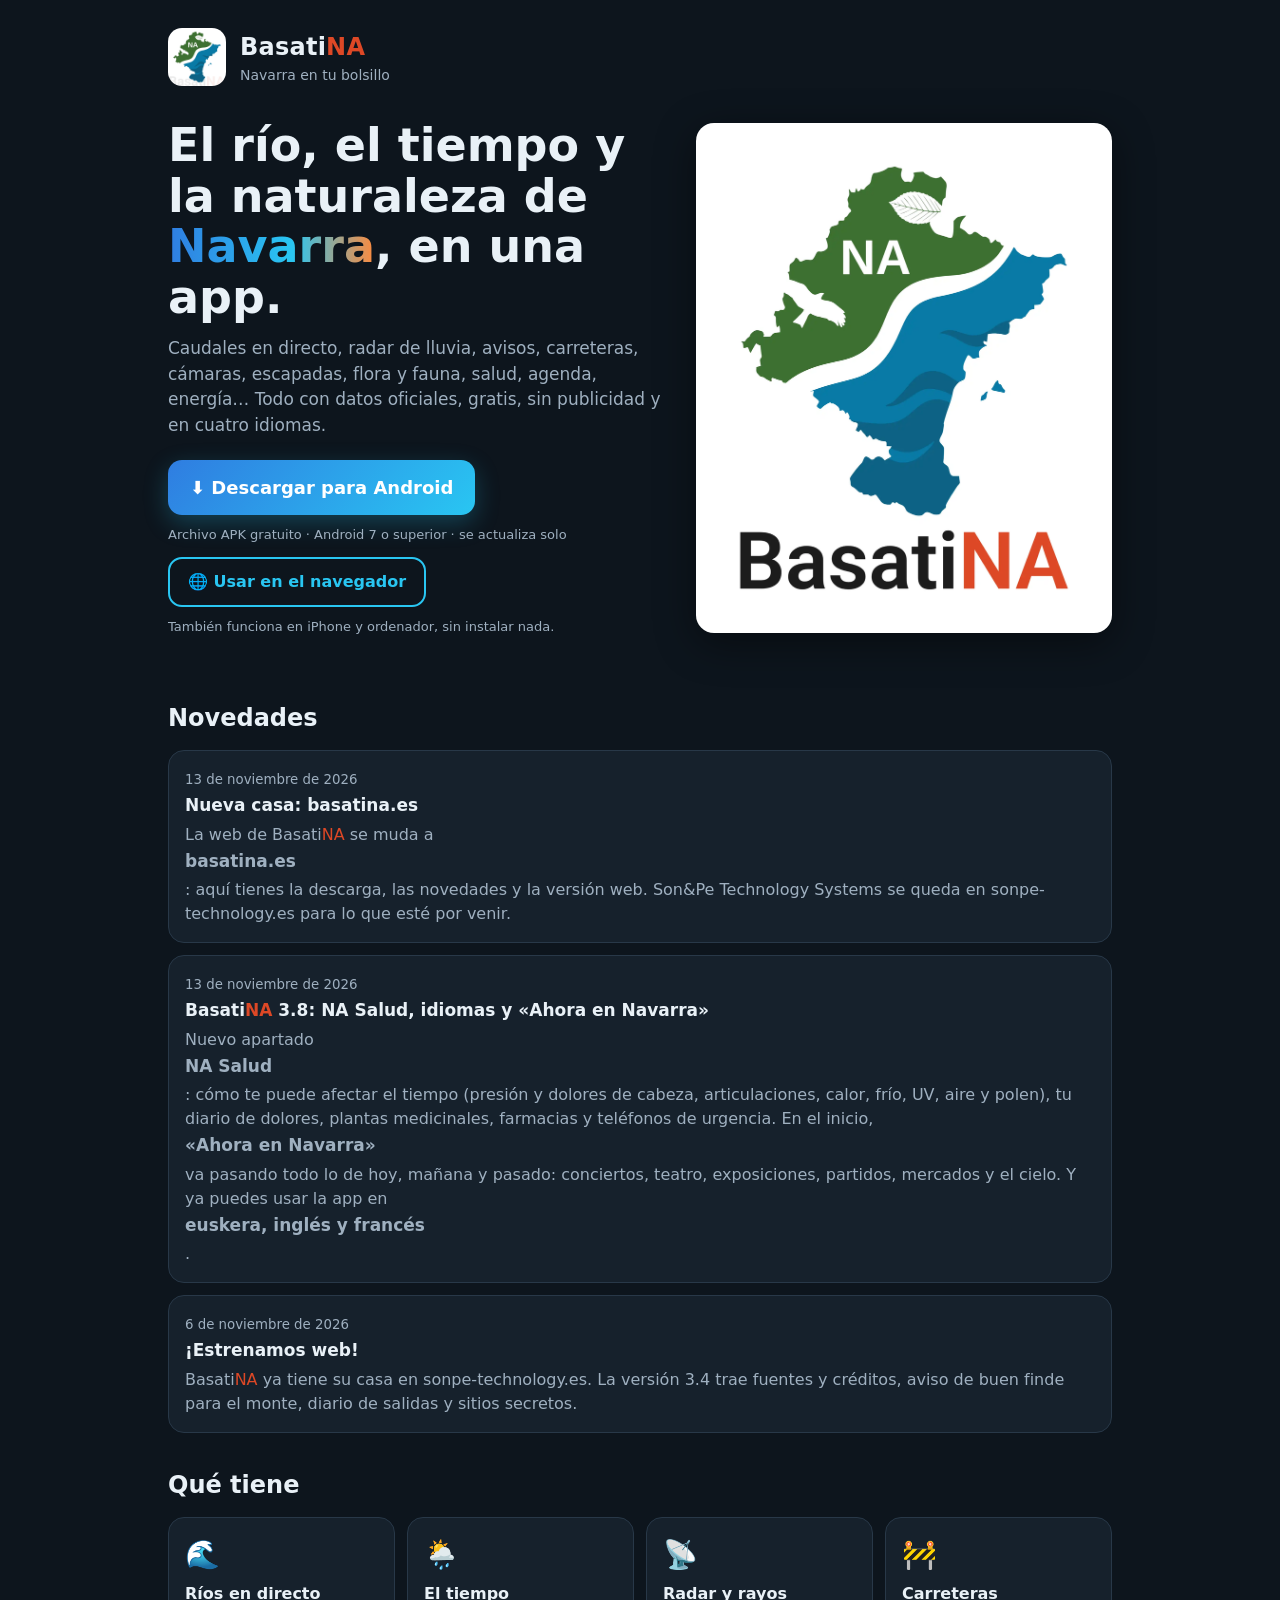
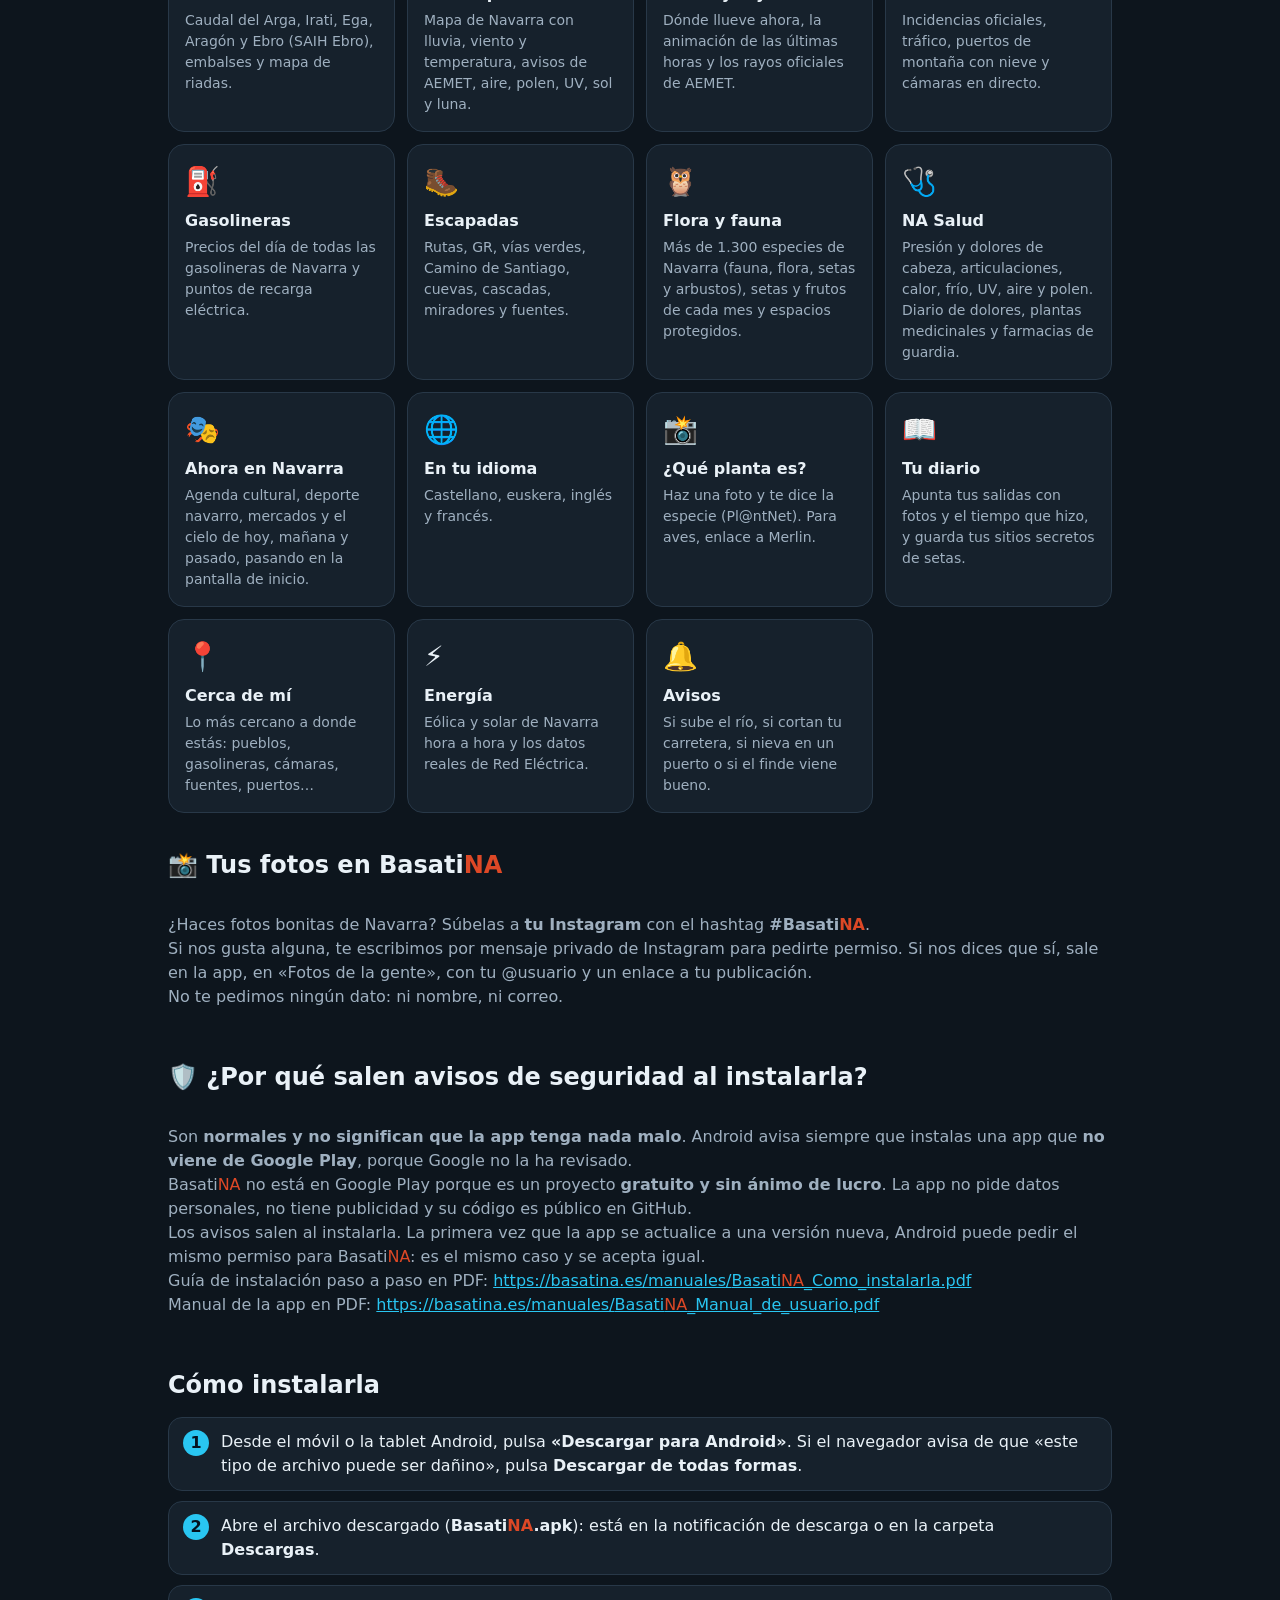
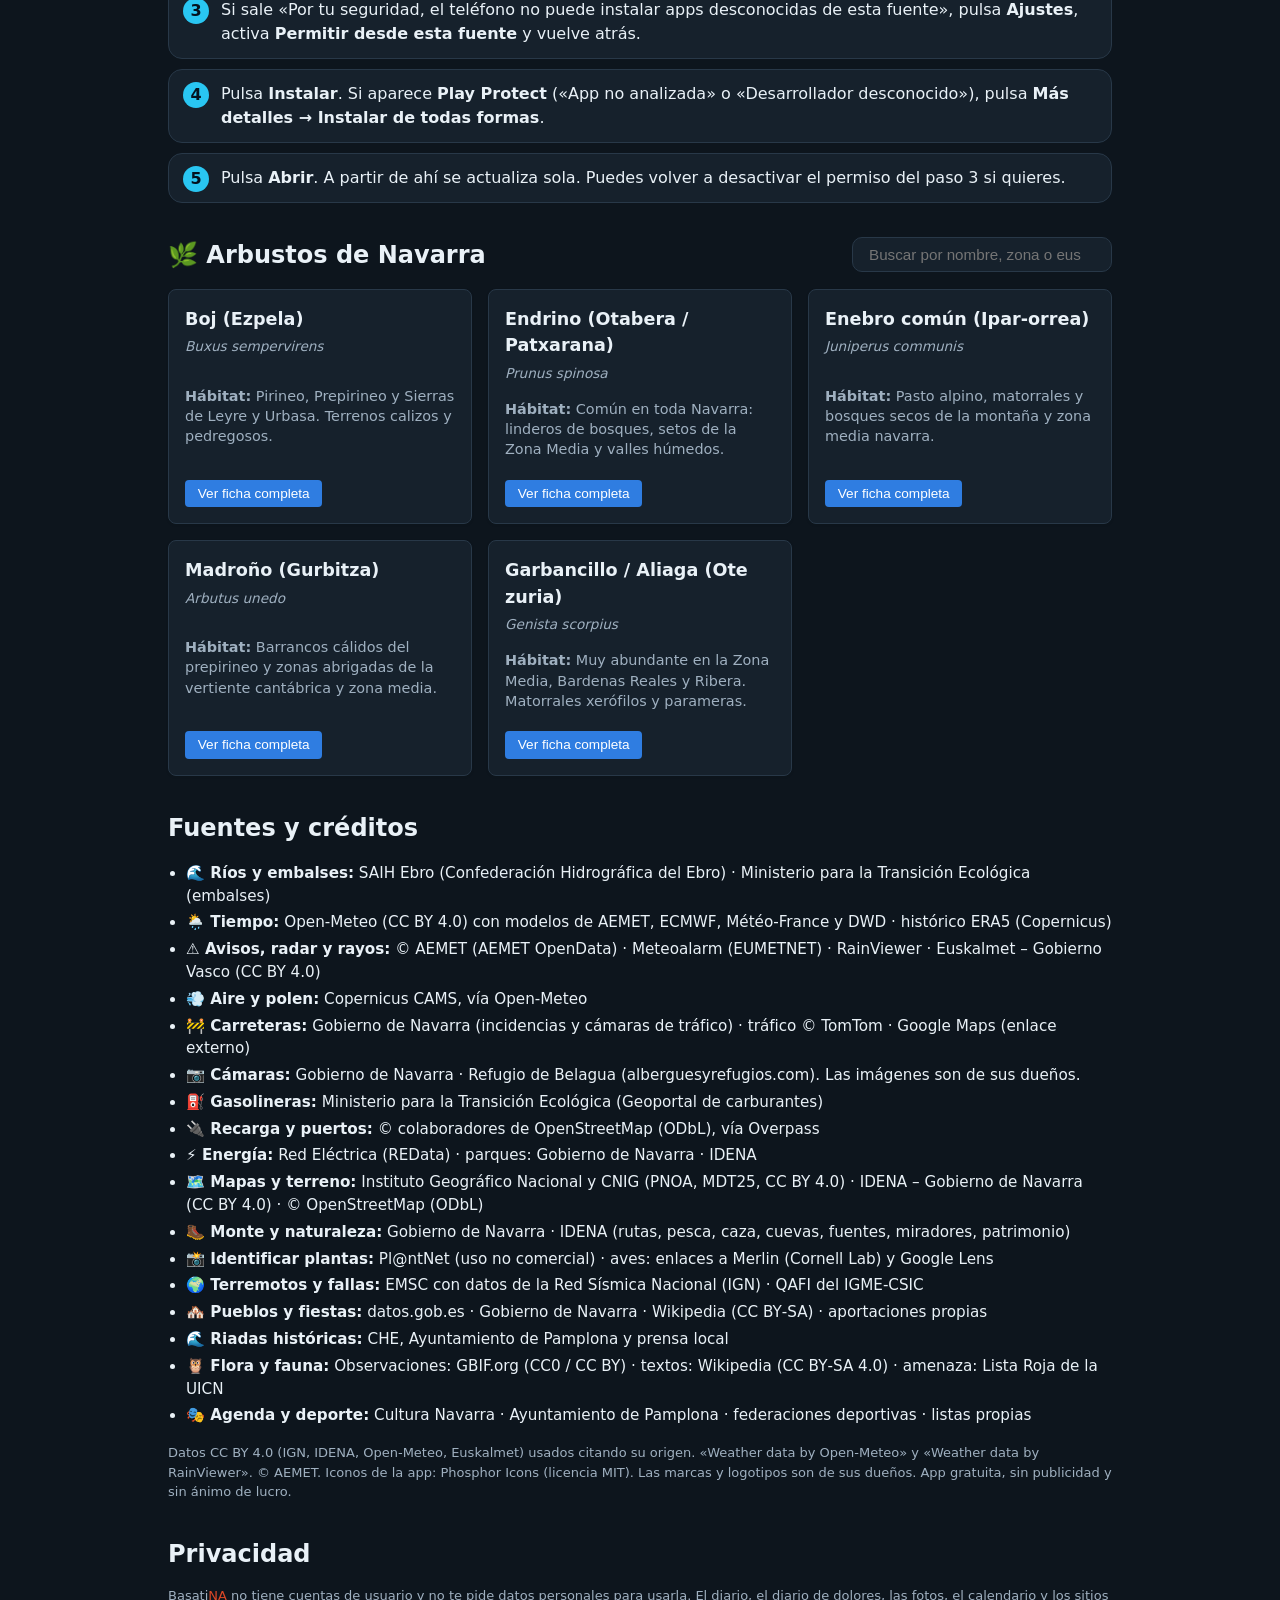
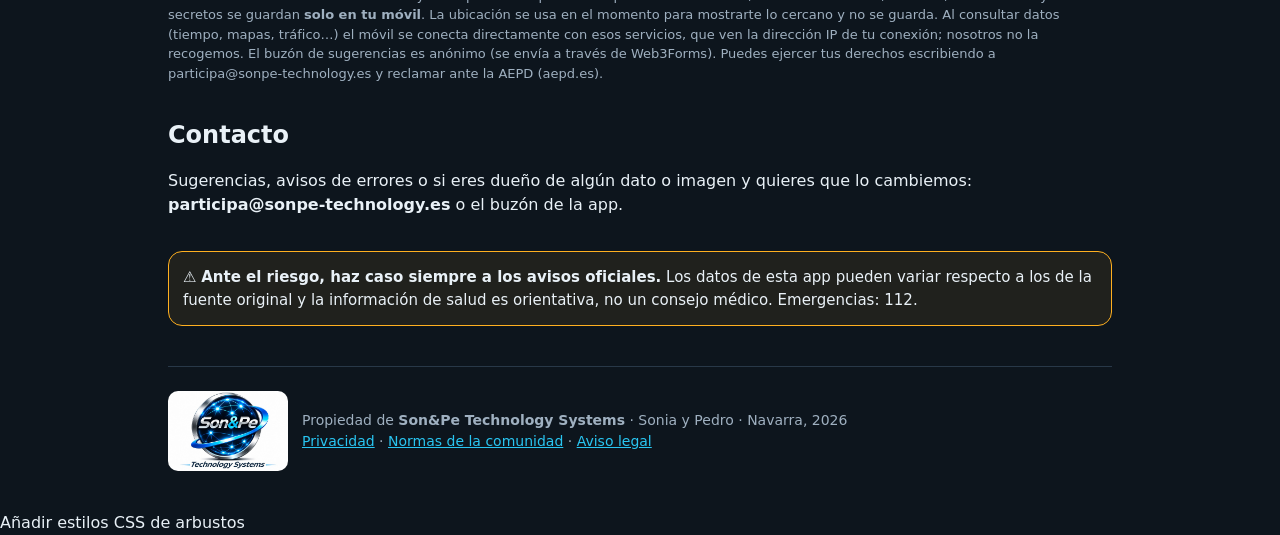
<file: docs/index.html>
<!DOCTYPE html>
<html lang="es">
<head>
<meta charset="utf-8">
<meta name="viewport" content="width=device-width,initial-scale=1">
<title>BasatiNA · El río, el tiempo y la naturaleza de Navarra</title>
<meta name="description" content="App gratuita para Android: ríos y riadas en directo, el tiempo, radar, carreteras, cámaras, monte, setas, fauna y mucho más de Navarra.">
<link rel="icon" href="img/icono-basatina.png">
<style>
:root{--bg:#0d151d;--panel:#16212c;--line:#283848;--txt:#e9f1f7;--mut:#9fb0c0;--acc:#29c6f2;--acc2:#ff8a3d;--acc3:#2f7de1}

*{box-sizing:border-box}
body{margin:0;font-family:system-ui,-apple-system,Segoe UI,Roboto,sans-serif;background:var(--bg);color:var(--txt);line-height:1.5}
a{color:var(--acc)}
.wrap{max-width:980px;margin:0 auto;padding:0 18px}
header{padding:28px 0 8px;display:flex;align-items:center;gap:14px}
header img{width:58px;height:58px;border-radius:14px}
header b{font-size:24px;letter-spacing:.01em}
header span{display:block;color:var(--mut);font-size:14px}
.hero{padding:26px 0 30px;display:grid;grid-template-columns:1.2fr 1fr;gap:28px;align-items:center}
.hero h1{font-size:clamp(28px,5vw,46px);line-height:1.1;margin:0 0 14px}
.hero h1 em{font-style:normal;background:linear-gradient(90deg,var(--acc3),var(--acc) 60%,var(--acc2));-webkit-background-clip:text;background-clip:text;color:transparent}
.hero p{color:var(--mut);font-size:17px;margin:0 0 22px}
.dl{display:inline-flex;align-items:center;gap:10px;background:linear-gradient(135deg,var(--acc3),var(--acc));color:#fff;text-decoration:none;font-weight:700;font-size:18px;padding:14px 22px;border-radius:14px;box-shadow:0 8px 24px rgba(41,198,242,.25)}
.dl.alt{background:transparent;border:2px solid var(--acc);box-shadow:none;color:var(--acc);font-size:16px;padding:11px 18px}
.small{color:var(--mut);font-size:13px;margin-top:10px}
.hero .logo{width:100%;max-width:420px;justify-self:center;background:#fff;padding:18px;border-radius:18px;box-shadow:0 10px 40px rgba(0,0,0,.45)}
h2{font-size:24px;margin:34px 0 14px}
.grid{display:grid;grid-template-columns:repeat(auto-fill,minmax(210px,1fr));gap:12px}
.f{background:var(--panel);border:1px solid var(--line);border-radius:16px;padding:16px}
.f i{font-style:normal;font-size:28px;display:block;margin-bottom:6px}
.f b{display:block;margin-bottom:4px}
.f p{margin:0;color:var(--mut);font-size:14px}
.steps{counter-reset:s;display:grid;gap:10px}
.steps div{background:var(--panel);border:1px solid var(--line);border-radius:14px;padding:12px 14px 12px 52px;position:relative}
.steps div:before{counter-increment:s;content:counter(s);position:absolute;left:14px;top:12px;width:26px;height:26px;border-radius:50%;background:var(--acc);color:#04121f;font-weight:800;display:flex;align-items:center;justify-content:center}
.aviso{margin:34px 0 0;border:1px solid #ffb020;background:rgba(255,176,32,.08);border-radius:14px;padding:14px;font-size:15px}
footer{margin:40px 0 0;padding:24px 0 40px;border-top:1px solid var(--line);color:var(--mut);font-size:14px;display:flex;gap:14px;align-items:center;flex-wrap:wrap}
footer img{width:120px;border-radius:10px}
@media(max-width:760px){.hero{grid-template-columns:1fr}.hero .logo{order:-1}}
.cred{padding-left:18px;line-height:1.5}.cred li{margin:4px 0;font-size:.95em}
.news{display:grid;gap:12px}
.n{background:var(--panel);border:1px solid var(--line);border-radius:16px;padding:16px;display:grid;grid-template-columns:1fr;gap:12px}
.n.ft{grid-template-columns:160px 1fr}.n img{width:100%;border-radius:12px;object-fit:cover;max-height:160px}
.n small{color:var(--mut)}.n b{display:block;font-size:17px;margin:2px 0 4px}.n p{margin:0;color:var(--mut)}
.ap{display:grid;grid-template-columns:1fr;gap:18px;align-items:center;margin-bottom:10px}.ap.ft{grid-template-columns:1fr 1fr}.ap img{width:100%;border-radius:16px}.ap p{color:var(--mut)}
#prev{position:fixed;top:0;left:0;right:0;background:#ff8a3d;color:#000;text-align:center;font-weight:700;padding:6px;z-index:9}
@media(max-width:760px){.n.ft,.ap.ft{grid-template-columns:1fr}}
</style>
  <!-- Estilos para el catálogo de Arbustos de Navarra -->
  <style>
    .grid-arbustos {
      display: grid;
      grid-template-columns: repeat(auto-fill, minmax(250px, 1fr));
      gap: 1rem;
      margin-top: 1rem;
    }
    .tarjeta-arbusto {
      background: var(--panel);
      border: 1px solid var(--line);
      border-radius: 8px;
      padding: 1rem;
      cursor: pointer;
      box-shadow: 0 1px 3px rgba(0,0,0,0.08);
      transition: transform 0.15s ease, box-shadow 0.15s ease;
      display: flex;
      flex-direction: column;
      justify-content: space-between;
    }
    .tarjeta-arbusto:hover {
      transform: translateY(-2px);
      box-shadow: 0 4px 6px rgba(0,0,0,0.12);
    }
    .tarjeta-cabecera h3 {
      margin: 0 0 0.25rem 0;
      font-size: 1.1rem;
      color: var(--txt);
    }
    .tarjeta-arbusto .nombre-cientifico {
      font-style: italic;
      color: var(--mut);
      font-size: 0.85rem;
      display: block;
      margin-bottom: 0.5rem;
    }
    .habitat-resumen {
      font-size: 0.9rem;
      color: var(--mut);
      line-height: 1.4;
      margin: 0.5rem 0;
    }
    .btn-ver-ficha {
      margin-top: 0.75rem;
      background: var(--acc3);
      color: #ffffff;
      border: none;
      padding: 0.4rem 0.8rem;
      border-radius: 4px;
      font-size: 0.85rem;
      cursor: pointer;
      align-self: flex-start;
    }

    /* Modal emergente */
    .modal-dialog {
      display: none;
      position: fixed;
      inset: 0;
      background: rgba(0, 0, 0, 0.65);
      z-index: 10000;
      align-items: center;
      justify-content: center;
      padding: 1rem;
    }
    .modal-dialog.activo {
      display: flex;
    }
    .modal-contenido {
      background: var(--panel);
      color: var(--txt);
      border: 1px solid var(--line);
      border-radius: 8px;
      max-width: 520px;
      width: 100%;
      padding: 1.5rem;
      position: relative;
      max-height: 85vh;
      overflow-y: auto;
      box-shadow: 0 10px 25px rgba(0,0,0,0.2);
    }
    .modal-contenido h2 {
      margin-top: 0;
      color: var(--txt);
      font-size: 1.3rem;
    }
    .modal-contenido small {
      font-style: italic;
      color: var(--mut);
      font-size: 0.9rem;
    }
    .modal-contenido p {
      font-size: 0.95rem;
      color: var(--mut);
      line-height: 1.5;
      margin: 0.4rem 0;
    }
    .btn-cerrar {
      position: absolute;
      top: 0.5rem;
      right: 0.75rem;
      font-size: 1.6rem;
      line-height: 1;
      border: none;
      background: transparent;
      color: #a0aec0;
      cursor: pointer;
    }
    .btn-cerrar:hover {
      color: #2d3748;
    }
  </style>

</head>
<body>
<div class="wrap" id="app"></div>
<script id="def" type="application/json">{
 "marca": {
  "nombre": "BasatiNA",
  "lema": "Navarra en tu bolsillo",
  "icono": "img/icono-basatina.png",
  "logo": "img/logo-basatina.png",
  "empresa": "Son&Pe Technology Systems",
  "logo_empresa": "sonpe.jpg"
 },
 "colores": {
  "fondo": "#0d151d",
  "tarjeta": "#16212c",
  "borde": "#283848",
  "texto": "#e9f1f7",
  "suave": "#9fb0c0",
  "principal": "#29c6f2",
  "naranja": "#ff8a3d",
  "azul": "#2f7de1"
 },
 "portada": {
  "titulo": "El río, el tiempo y la naturaleza de *Navarra*, en una app.",
  "texto": "Caudales en directo, radar de lluvia, avisos, carreteras, cámaras, escapadas, flora y fauna, salud, agenda, energía… Todo con datos oficiales, gratis, sin publicidad y en cuatro idiomas.",
  "boton": "⬇️ Descargar para Android",
  "enlace": "https://github.com/suapedrito-z/basatina/releases/latest/download/BasatiNA.apk",
  "nota": "Archivo APK gratuito · Android 7 o superior · se actualiza solo",
  "pausada": false
 },
 "novedades": [
  {
   "fecha": "2026-11-13",
   "titulo": "BasatiNA 3.8: NA Salud, idiomas y «Ahora en Navarra»",
   "texto": "Nuevo apartado **NA Salud**: cómo te puede afectar el tiempo (presión y dolores de cabeza, articulaciones, calor, frío, UV, aire y polen), tu diario de dolores, plantas medicinales, farmacias y teléfonos de urgencia. En el inicio, **«Ahora en Navarra»** va pasando todo lo de hoy, mañana y pasado: conciertos, teatro, exposiciones, partidos, mercados y el cielo. Y ya puedes usar la app en **euskera, inglés y francés**.",
   "foto": ""
  },
  {
   "fecha": "2026-11-06",
   "titulo": "¡Estrenamos web!",
   "texto": "BasatiNA ya tiene su casa en sonpe-technology.es. La versión 3.4 trae fuentes y créditos, aviso de buen finde para el monte, diario de salidas y sitios secretos.",
   "foto": ""
  }
 ],
 "funciones_titulo": "Qué tiene",
 "funciones": [
  {
   "icono": "🌊",
   "titulo": "Ríos en directo",
   "texto": "Caudal del Arga, Irati, Ega, Aragón y Ebro (SAIH Ebro), embalses y mapa de riadas."
  },
  {
   "icono": "🌦️",
   "titulo": "El tiempo",
   "texto": "Mapa de Navarra con lluvia, viento y temperatura, avisos de AEMET, aire, polen, UV, sol y luna."
  },
  {
   "icono": "📡",
   "titulo": "Radar y rayos",
   "texto": "Dónde llueve ahora, la animación de las últimas horas y los rayos oficiales de AEMET."
  },
  {
   "icono": "🚧",
   "titulo": "Carreteras",
   "texto": "Incidencias oficiales, tráfico, puertos de montaña con nieve y cámaras en directo."
  },
  {
   "icono": "⛽",
   "titulo": "Gasolineras",
   "texto": "Precios del día de todas las gasolineras de Navarra y puntos de recarga eléctrica."
  },
  {
   "icono": "🥾",
   "titulo": "Escapadas",
   "texto": "Rutas, GR, vías verdes, Camino de Santiago, cuevas, cascadas, miradores y fuentes."
  },
  {
   "icono": "🦉",
   "titulo": "Flora y fauna",
   "texto": "Más de 1.300 especies de Navarra (fauna, flora, setas y arbustos), setas y frutos de cada mes y espacios protegidos."
  },
  {
   "icono": "🩺",
   "titulo": "NA Salud",
   "texto": "Presión y dolores de cabeza, articulaciones, calor, frío, UV, aire y polen. Diario de dolores, plantas medicinales y farmacias de guardia."
  },
  {
   "icono": "🎭",
   "titulo": "Ahora en Navarra",
   "texto": "Agenda cultural, deporte navarro, mercados y el cielo de hoy, mañana y pasado, pasando en la pantalla de inicio."
  },
  {
   "icono": "🌐",
   "titulo": "En tu idioma",
   "texto": "Castellano, euskera, inglés y francés."
  },
  {
   "icono": "📸",
   "titulo": "¿Qué planta es?",
   "texto": "Haz una foto y te dice la especie (Pl@ntNet). Para aves, enlace a Merlin."
  },
  {
   "icono": "📖",
   "titulo": "Tu diario",
   "texto": "Apunta tus salidas con fotos y el tiempo que hizo, y guarda tus sitios secretos de setas."
  },
  {
   "icono": "📍",
   "titulo": "Cerca de mí",
   "texto": "Lo más cercano a donde estás: pueblos, gasolineras, cámaras, fuentes, puertos…"
  },
  {
   "icono": "⚡",
   "titulo": "Energía",
   "texto": "Eólica y solar de Navarra hora a hora y los datos reales de Red Eléctrica."
  },
  {
   "icono": "🔔",
   "titulo": "Avisos",
   "texto": "Si sube el río, si cortan tu carretera, si nieva en un puerto o si el finde viene bueno."
  }
 ],
 "apartados": [
  {
   "titulo": "📸 Tus fotos en BasatiNA",
   "texto": "¿Haces fotos bonitas de Navarra? Súbelas a **tu Instagram** con el hashtag **#BasatiNA**.\nSi nos gusta alguna, te escribimos por mensaje privado de Instagram para pedirte permiso. Si nos dices que sí, sale en la app, en «Fotos de la gente», con tu @usuario y un enlace a tu publicación.\nNo te pedimos ningún dato: ni nombre, ni correo.",
   "foto": ""
  },
  {
   "titulo": "🛡️ ¿Por qué salen avisos de seguridad al instalarla?",
   "texto": "Son **normales y no significan que la app tenga nada malo**. Android avisa siempre que instalas una app que **no viene de Google Play**, porque Google no la ha revisado.\nBasatiNA no está en Google Play porque es un proyecto **gratuito y sin ánimo de lucro**. La app no pide datos personales, no tiene publicidad y su código es público en GitHub.\nLos avisos salen al instalarla. La primera vez que la app se actualice a una versión nueva, Android puede pedir el mismo permiso para BasatiNA: es el mismo caso y se acepta igual.\nGuía de instalación paso a paso en PDF: https://basatina.es/manuales/BasatiNA_Como_instalarla.pdf\nManual de la app en PDF: https://basatina.es/manuales/BasatiNA_Manual_de_usuario.pdf",
   "foto": ""
  }
 ],
 "pasos_titulo": "Cómo instalarla",
 "pasos": [
  "Desde el móvil o la tablet Android, pulsa **«Descargar para Android»**. Si el navegador avisa de que «este tipo de archivo puede ser dañino», pulsa **Descargar de todas formas**.",
  "Abre el archivo descargado (**BasatiNA.apk**): está en la notificación de descarga o en la carpeta **Descargas**.",
  "Si sale «Por tu seguridad, el teléfono no puede instalar apps desconocidas de esta fuente», pulsa **Ajustes**, activa **Permitir desde esta fuente** y vuelve atrás.",
  "Pulsa **Instalar**. Si aparece **Play Protect** («App no analizada» o «Desarrollador desconocido»), pulsa **Más detalles → Instalar de todas formas**.",
  "Pulsa **Abrir**. A partir de ahí se actualiza sola. Puedes volver a desactivar el permiso del paso 3 si quieres."
 ],
 "fuentes": [
  {
   "tema": "🌊 Ríos y embalses",
   "texto": "SAIH Ebro (Confederación Hidrográfica del Ebro) · Ministerio para la Transición Ecológica (embalses)"
  },
  {
   "tema": "🌦️ Tiempo",
   "texto": "Open‑Meteo (CC BY 4.0) con modelos de AEMET, ECMWF, Météo‑France y DWD · histórico ERA5 (Copernicus)"
  },
  {
   "tema": "⚠️ Avisos, radar y rayos",
   "texto": "© AEMET (AEMET OpenData) · Meteoalarm (EUMETNET) · RainViewer · Euskalmet – Gobierno Vasco (CC BY 4.0)"
  },
  {
   "tema": "💨 Aire y polen",
   "texto": "Copernicus CAMS, vía Open‑Meteo"
  },
  {
   "tema": "🚧 Carreteras",
   "texto": "Gobierno de Navarra (incidencias y cámaras de tráfico) · tráfico © TomTom · Google Maps (enlace externo)"
  },
  {
   "tema": "📷 Cámaras",
   "texto": "Gobierno de Navarra · Refugio de Belagua (alberguesyrefugios.com). Las imágenes son de sus dueños."
  },
  {
   "tema": "⛽ Gasolineras",
   "texto": "Ministerio para la Transición Ecológica (Geoportal de carburantes)"
  },
  {
   "tema": "🔌 Recarga y puertos",
   "texto": "© colaboradores de OpenStreetMap (ODbL), vía Overpass"
  },
  {
   "tema": "⚡ Energía",
   "texto": "Red Eléctrica (REData) · parques: Gobierno de Navarra · IDENA"
  },
  {
   "tema": "🗺️ Mapas y terreno",
   "texto": "Instituto Geográfico Nacional y CNIG (PNOA, MDT25, CC BY 4.0) · IDENA – Gobierno de Navarra (CC BY 4.0) · © OpenStreetMap (ODbL)"
  },
  {
   "tema": "🥾 Monte y naturaleza",
   "texto": "Gobierno de Navarra · IDENA (rutas, pesca, caza, cuevas, fuentes, miradores, patrimonio)"
  },
  {
   "tema": "📸 Identificar plantas",
   "texto": "Pl@ntNet (uso no comercial) · aves: enlaces a Merlin (Cornell Lab) y Google Lens"
  },
  {
   "tema": "🌍 Terremotos y fallas",
   "texto": "EMSC con datos de la Red Sísmica Nacional (IGN) · QAFI del IGME‑CSIC"
  },
  {
   "tema": "🏘️ Pueblos y fiestas",
   "texto": "datos.gob.es · Gobierno de Navarra · Wikipedia (CC BY‑SA) · aportaciones propias"
  },
  {
   "tema": "🌊 Riadas históricas",
   "texto": "CHE, Ayuntamiento de Pamplona y prensa local"
  },
  {
   "tema": "🦉 Flora y fauna",
   "texto": "Observaciones: GBIF.org (CC0 / CC BY) · textos: Wikipedia (CC BY‑SA 4.0) · amenaza: Lista Roja de la UICN"
  },
  {
   "tema": "🎭 Agenda y deporte",
   "texto": "Cultura Navarra · Ayuntamiento de Pamplona · federaciones deportivas · listas propias"
  }
 ],
 "fuentes_nota": "Datos CC BY 4.0 (IGN, IDENA, Open‑Meteo, Euskalmet) usados citando su origen. «Weather data by Open‑Meteo» y «Weather data by RainViewer». © AEMET. Iconos de la app: Phosphor Icons (licencia MIT). Las marcas y logotipos son de sus dueños. App gratuita, sin publicidad y sin ánimo de lucro.",
 "privacidad": "BasatiNA no tiene cuentas de usuario y no te pide datos personales para usarla. El diario, el diario de dolores, las fotos, el calendario y los sitios secretos se guardan **solo en tu móvil**. La ubicación se usa en el momento para mostrarte lo cercano y no se guarda. Al consultar datos (tiempo, mapas, tráfico…) el móvil se conecta directamente con esos servicios, que ven la dirección IP de tu conexión; nosotros no la recogemos. El buzón de sugerencias es anónimo (se envía a través de Web3Forms). Puedes ejercer tus derechos escribiendo a participa@sonpe-technology.es y reclamar ante la AEPD (aepd.es).",
 "aviso": "⚠️ **Ante el riesgo, haz caso siempre a los avisos oficiales.** Los datos de esta app pueden variar respecto a los de la fuente original y la información de salud es orientativa, no un consejo médico. Emergencias: 112.",
 "contacto": "Sugerencias, avisos de errores o si eres dueño de algún dato o imagen y quieres que lo cambiemos: **participa@sonpe-technology.es** o el buzón de la app.",
 "pie": "Propiedad de **Son&Pe Technology Systems** · Sonia y Pedro · Navarra, 2026",
 "app_web": {
  "visible": false,
  "boton": "🌐 Usar en el navegador",
  "nota": "También funciona en iPhone y ordenador, sin instalar nada."
 }
}</script>
<script>
// La web se dibuja a partir de contenido.json (lo que se edita desde /admin).
const esc=t=>String(t??'').replace(/&/g,'&amp;').replace(/</g,'&lt;').replace(/>/g,'&gt;').replace(/"/g,'&quot;');
const md=t=>esc(t).replace(/\*\*(.+?)\*\*/g,'<b>$1</b>').replace(/\*(.+?)\*/g,'<em>$1</em>').replace(/(https?:\/\/[^\s<]+)/g,'<a href="$1">$1</a>').replace(/\n/g,'<br>');
const fd=d=>{try{return new Date(d+'T12:00').toLocaleDateString('es-ES',{day:'numeric',month:'long',year:'numeric'})}catch(e){return d}};
function draw(c){
 const sa=document.getElementById('seccion-arbustos');if(sa)document.body.appendChild(sa);   // se saca antes de redibujar
 const k=c.colores||{},r=document.documentElement.style;
 [['fondo','--bg'],['tarjeta','--panel'],['borde','--line'],['texto','--txt'],['suave','--mut'],['principal','--acc'],['naranja','--acc2'],['azul','--acc3']].forEach(([a,b])=>k[a]&&r.setProperty(b,k[a]));
 const m=c.marca||{},p=c.portada||{};let h='';
 if(location.search.includes('preview'))h+='<div id="prev">👁️ VISTA PREVIA — todavía no está publicado</div>';
 h+=`<header><img src="${esc(m.icono)}" alt=""><div><b>${esc(m.nombre)}</b><span>${esc(m.lema)}</span></div></header>`;
 h+=`<section class="hero"><div><h1>${md(p.titulo)}</h1><p>${md(p.texto)}</p>${p.pausada?`<span class="dl" style="opacity:.55;cursor:default">📱 Muy pronto para Android</span><div class="small">Estamos dando los últimos retoques. ¡Vuelve pronto!</div>`:`<a class="dl" href="${esc(p.enlace)}">${esc(p.boton)}</a><div class="small">${md(p.nota)}</div>`}${c.app_web&&c.app_web.visible?`<div style="margin-top:12px"><a class="dl alt" href="app/">${esc(c.app_web.boton)}</a><div class="small">${md(c.app_web.nota)}</div></div>`:''}</div>${m.logo?`<img class="logo" src="${esc(m.logo)}" alt="${esc(m.empresa)}">`:''}</section>`;
 const nv=(c.novedades||[]).filter(n=>n.titulo||n.texto);
 if(nv.length){h+='<h2 id="novedades">Novedades</h2><div class="news">'+nv.map(n=>`<div class="n${n.foto?' ft':''}">${n.foto?`<img src="${esc(n.foto)}" alt="">`:''}<div><small>${esc(fd(n.fecha))}</small><b>${esc(n.titulo)}</b><p>${md(n.texto)}</p></div></div>`).join('')+'</div>';}
 h+=`<h2>${esc(c.funciones_titulo)}</h2><div class="grid">`+(c.funciones||[]).map(f=>`<div class="f"><i>${esc(f.icono)}</i><b>${esc(f.titulo)}</b><p>${md(f.texto)}</p></div>`).join('')+'</div>';
 (c.apartados||[]).filter(a=>a.titulo||a.texto).forEach(a=>{h+=`<h2>${esc(a.titulo)}</h2><div class="ap${a.foto?' ft':''}"><div><p>${md(a.texto)}</p></div>${a.foto?`<img src="${esc(a.foto)}" alt="">`:''}</div>`;});
 if(!p.pausada)h+=`<h2>${esc(c.pasos_titulo)}</h2><div class="steps">`+(c.pasos||[]).map(s=>`<div>${md(s)}</div>`).join('')+'</div>';
 h+='<div id="arbHost" style="margin-top:34px"></div>';
 h+='<h2 id="fuentes">Fuentes y créditos</h2><ul class="cred">'+(c.fuentes||[]).map(f=>`<li><b>${esc(f.tema)}:</b> ${md(f.texto)}</li>`).join('')+`</ul><p class="small">${md(c.fuentes_nota)}</p>`;
 h+=`<h2 id="privacidad">Privacidad</h2><p class="small">${md(c.privacidad)}</p>`;
 if(c.contacto)h+=`<h2 id="contacto">Contacto</h2><p>${md(c.contacto)}</p>`;
 h+=`<div class="aviso">${md(c.aviso)}</div>`;
 h+=`<footer>${m.logo_empresa?`<img src="${esc(m.logo_empresa)}" alt="">`:''}<div>${md(c.pie)}<br><a href="privacidad.html">Privacidad</a> · <a href="normas-comunidad.html">Normas de la comunidad</a> · <a href="aviso-legal.html">Aviso legal</a></div></footer>`;
 document.getElementById('app').innerHTML=h;
 {const ah=document.getElementById('arbHost'),sb=document.getElementById('seccion-arbustos');if(ah&&sb)ah.appendChild(sb);}
 naRojo(document.getElementById('app'));document.title=(m.nombre||'BasatiNA')+' · '+(m.lema||'');
}
// «BasatiNA» siempre con la «NA» en rojo, como en el logo (solo en el texto, nunca en enlaces ni atributos)
function naRojo(root){const w=document.createTreeWalker(root,NodeFilter.SHOW_TEXT),L=[];let n;while((n=w.nextNode()))if(n.nodeValue.includes('BasatiNA'))L.push(n);
 L.forEach(n=>{const f=document.createDocumentFragment();n.nodeValue.split('BasatiNA').forEach((t,i,a)=>{if(t)f.appendChild(document.createTextNode(t));if(i<a.length-1){f.appendChild(document.createTextNode('Basati'));const s=document.createElement('span');s.style.cssText='color:#DD4826;display:inline;font-size:inherit;margin:0';s.textContent='NA';f.appendChild(s);}});n.parentNode.replaceChild(f,n);});}
let C=JSON.parse(document.getElementById('def').textContent);
if(location.search.includes('preview')){try{const x=JSON.parse(localStorage.getItem('sp_preview'));if(x)C=x;}catch(e){}draw(C);}
else{draw(C);fetch('contenido.json?t='+Date.now()).then(r=>r.json()).then(x=>{C=x;draw(C);}).catch(()=>{});}
</script>
<!-- ============================================== -->
<!-- CATÁLOGO DE ARBUSTOS DE NAVARRA (BASATINA)     -->
<!-- ============================================== -->
<section id="seccion-arbustos" class="modulo-naturaleza" style="padding: 0;">
  <div style="display: flex; flex-wrap: wrap; justify-content: space-between; align-items: center; gap: 0.5rem; margin-bottom: 1rem;">
    <h2 style="margin: 0;">🌿 Arbustos de Navarra</h2>
    <input type="search" id="buscador-arbustos" placeholder="Buscar por nombre, zona o euskera..." style="padding: 0.5rem 1rem; border: 1px solid var(--line); background: var(--panel); color: var(--txt); border-radius: 10px; font-size: 0.95rem; min-width: 260px;">
  </div>

  <!-- Contenedor donde se insertan las fichas dinámicamente -->
  <div id="catalogo-arbustos-lista" class="grid-arbustos"></div>

  <!-- Modal Ficha Técnica Emergente -->
  <div id="modal-ficha-arbusto" class="modal-dialog">
    <div class="modal-contenido">
      <button type="button" class="btn-cerrar" onclick="cerrarFichaArbusto()">&times;</button>
      <div id="detalle-arbusto"></div>
    </div>
  </div>
</section>

<!-- Carga del script del módulo -->
<script src="arbustos.js"></script>
<!-- ============================================== -->

</body>
</html>
Añadir estilos CSS de arbustos
</file>
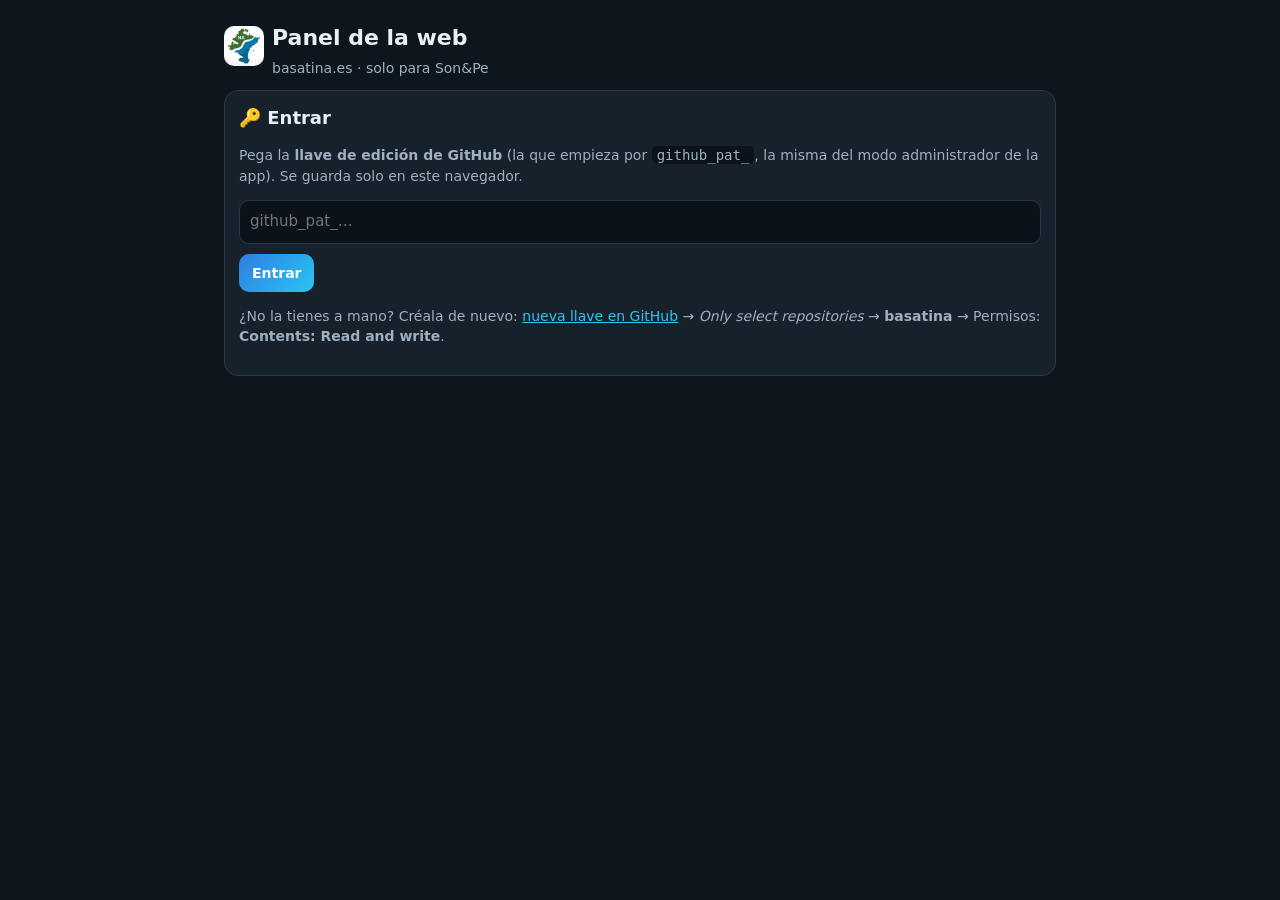
<file: docs/admin/index.html>
<!DOCTYPE html>
<html lang="es">
<head>
<meta charset="utf-8">
<meta name="viewport" content="width=device-width,initial-scale=1">
<meta name="robots" content="noindex,nofollow">
<title>Panel · BasatiNA</title>
<link rel="icon" href="../img/icono-basatina.png">
<style>
:root{--bg:#0d151d;--panel:#16212c;--line:#283848;--txt:#e9f1f7;--mut:#9fb0c0;--acc:#29c6f2;--acc2:#ff8a3d;--ok:#3ccf7a;--bad:#ff5c5c}
*{box-sizing:border-box}
body{margin:0;font-family:system-ui,-apple-system,Segoe UI,Roboto,sans-serif;background:var(--bg);color:var(--txt);line-height:1.45}
.wrap{max-width:860px;margin:0 auto;padding:14px 14px 120px}
h1{font-size:22px;margin:8px 0 4px}h2{font-size:18px;margin:0}
.note{color:var(--mut);font-size:14px}
.card{background:var(--panel);border:1px solid var(--line);border-radius:14px;padding:14px;margin:12px 0}
details.card>summary{cursor:pointer;list-style:none;display:flex;justify-content:space-between;align-items:center;font-weight:700;font-size:17px}
details.card>summary:after{content:'▸';color:var(--mut)}details[open].card>summary:after{content:'▾'}
details.card[open]>summary{margin-bottom:10px}
label{display:block;font-size:13px;color:var(--mut);margin:10px 0 4px}
input[type=text],input[type=password],input[type=date],textarea{width:100%;background:#0b1219;color:var(--txt);border:1px solid var(--line);border-radius:10px;padding:10px;font:inherit;font-size:15px}
textarea{min-height:80px;resize:vertical}
input[type=color]{width:48px;height:36px;border:none;background:none;padding:0}
.btn{background:#22313f;color:var(--txt);border:1px solid var(--line);border-radius:10px;padding:9px 13px;font:inherit;font-size:14px;cursor:pointer}
.btn.pri{background:linear-gradient(135deg,#2f7de1,#29c6f2);border:none;color:#fff;font-weight:700}
.btn.warn{background:#3a2020;border-color:#6b2a2a}
.row{display:flex;gap:8px;flex-wrap:wrap;align-items:center}
.item{border:1px solid var(--line);border-radius:12px;padding:10px;margin:10px 0;background:#121c26}
.item .row{justify-content:flex-end}
.thumb{max-width:140px;max-height:90px;border-radius:8px;display:block;margin:6px 0;background:#000}
.cols{display:grid;grid-template-columns:repeat(auto-fill,minmax(180px,1fr));gap:8px}
.col{display:flex;align-items:center;gap:8px;font-size:14px}
#bar{position:fixed;left:0;right:0;bottom:0;background:rgba(13,21,29,.96);border-top:1px solid var(--line);padding:10px 14px;display:flex;gap:8px;justify-content:center;flex-wrap:wrap;z-index:5}
#msg{position:fixed;left:50%;transform:translateX(-50%);bottom:74px;background:#22313f;border:1px solid var(--line);padding:10px 14px;border-radius:12px;display:none;z-index:6;max-width:92%}
.hint{background:rgba(41,198,242,.08);border:1px solid rgba(41,198,242,.3);border-radius:10px;padding:10px;font-size:14px;color:var(--mut)}
code{background:#0b1219;padding:1px 5px;border-radius:5px}
.hist div{display:flex;justify-content:space-between;gap:8px;align-items:center;padding:8px 0;border-bottom:1px solid var(--line);font-size:14px}
</style>
</head>
<body>
<div class="wrap">
 <div class="row" style="justify-content:space-between"><div class="row"><img src="../img/icono-basatina.png" alt="" style="width:40px;height:40px;border-radius:10px"><div><h1>Panel de la web</h1><div class="note">basatina.es · solo para Son&amp;Pe</div></div></div><button class="btn" id="out" style="display:none">🚪 Salir</button></div>

 <!-- ENTRAR -->
 <div id="login" class="card">
  <h2>🔑 Entrar</h2>
  <p class="note">Pega la <b>llave de edición de GitHub</b> (la que empieza por <code>github_pat_</code>, la misma del modo administrador de la app). Se guarda solo en este navegador.</p>
  <input type="password" id="tok" placeholder="github_pat_…" autocomplete="off">
  <div class="row" style="margin-top:10px"><button class="btn pri" id="go">Entrar</button><span class="note" id="lmsg"></span></div>
  <p class="note" style="margin-top:14px">¿No la tienes a mano? Créala de nuevo: <a style="color:var(--acc)" href="https://github.com/settings/personal-access-tokens/new" target="_blank">nueva llave en GitHub</a> → <i>Only select repositories</i> → <b>basatina</b> → Permisos: <b>Contents: Read and write</b>.</p>
 </div>

 <!-- EDITOR -->
 <div id="ed" style="display:none">
  <div class="hint">✏️ Cambia lo que quieras, mira la <b>Vista previa</b> y pulsa <b>Publicar</b>. En 1-2 minutos se ve en la web.<br>Trucos de texto: <code>**negrita**</code> · <code>*resaltado*</code> · los enlaces <code>https://…</code> se ponen solos · Intro = salto de línea.</div>
  <div id="forms"></div>
  <details class="card"><summary>🕓 Historial (volver atrás)</summary><div class="note">Cada vez que publicáis queda guardada una copia. Pulsa «Cargar» para traer una versión anterior al editor (no se publica hasta que pulses Publicar).</div><div class="hist" id="hist"><div class="note">Cargando…</div></div></details>
 </div>
</div>
<div id="bar" style="display:none"><button class="btn" id="prevB">👁️ Vista previa</button><button class="btn warn" id="undoB">↩️ Descartar cambios</button><button class="btn pri" id="pubB">🚀 Publicar</button></div>
<div id="msg"></div>

<script>
const OWNER='suapedrito-z',REPO='basatina',FILE='docs/contenido.json',API='https://api.github.com/repos/'+OWNER+'/'+REPO;
let TOK=localStorage.getItem('sp_tok')||'',C=null,ORIG='',SHA=null,WHO='';
const $=id=>document.getElementById(id);
const msg=(t,ms=3500)=>{const m=$('msg');m.innerHTML=t;m.style.display='block';clearTimeout(msg.t);if(ms)msg.t=setTimeout(()=>m.style.display='none',ms);};
const esc=t=>String(t??'').replace(/&/g,'&amp;').replace(/</g,'&lt;').replace(/>/g,'&gt;').replace(/"/g,'&quot;');
const b64e=s=>{const b=new TextEncoder().encode(s);let r='';for(let i=0;i<b.length;i+=0x8000)r+=String.fromCharCode.apply(null,b.subarray(i,i+0x8000));return btoa(r);};
const b64d=s=>new TextDecoder().decode(Uint8Array.from(atob(s.replace(/\s/g,'')),c=>c.charCodeAt(0)));
async function gh(path,opt={}){const r=await fetch(API+path,{...opt,headers:{'Authorization':'Bearer '+TOK,'Accept':'application/vnd.github+json',...(opt.body?{'Content-Type':'application/json'}:{})}});const j=await r.json().catch(()=>({}));if(!r.ok){const e=new Error(j.message||('HTTP '+r.status));e.status=r.status;throw e;}return j;}

/* ---------- entrar ---------- */
async function login(t){
 TOK=t.trim();$('lmsg').textContent='Comprobando…';
 try{
  const r=await gh('');
  if(r.permissions&&r.permissions.push===false)throw new Error('Esta llave no tiene permiso para cambiar el proyecto');
  try{const u=await fetch('https://api.github.com/user',{headers:{'Authorization':'Bearer '+TOK}}).then(x=>x.json());WHO=u.login||'';}catch(e){}
  localStorage.setItem('sp_tok',TOK);$('login').style.display='none';$('out').style.display='';await load();
 }catch(e){$('lmsg').textContent='❌ '+(e.status===401?'La llave no vale o ha caducado':e.message);TOK='';}
}
$('go').onclick=()=>login($('tok').value);
$('tok').onkeydown=e=>{if(e.key==='Enter')login($('tok').value);};
$('out').onclick=()=>{if(dirty()&&!confirm('Tienes cambios sin publicar. ¿Salir igualmente?'))return;localStorage.removeItem('sp_tok');location.reload();};

async function load(ref){
 const j=await gh('/contents/'+FILE+'?ref='+(ref||'main')+'&t='+Date.now());
 const txt=b64d(j.content);
 if(!ref){SHA=j.sha;ORIG=txt;}
 C=JSON.parse(txt);
 const d=localStorage.getItem('sp_draft');
 if(!ref&&d&&norm(d)!==norm(ORIG)&&confirm('Hay cambios que no llegaste a publicar. ¿Recuperarlos?'))C=JSON.parse(d);
 $('ed').style.display='';$('bar').style.display='flex';render();hist();
}
const norm=t=>{try{return JSON.stringify(typeof t==='string'?JSON.parse(t):t);}catch(e){return '';}};
const dirty=()=>C&&norm(clean())!==norm(ORIG);

/* ---------- campos ---------- */
const get=(o,p)=>p.split('.').reduce((a,k)=>a==null?a:a[k],o);
const set=(o,p,v)=>{const k=p.split('.');let a=o;k.slice(0,-1).forEach(x=>{a[x]=a[x]??{};a=a[x];});a[k.at(-1)]=v;};
function field(obj,key,lab,type='text',ph=''){
 const v=get(obj,key)??'';const id='f'+Math.random().toString(36).slice(2);
 setTimeout(()=>{const el=$(id);if(!el)return;el.oninput=()=>{set(obj,key,el.value);save();};},0);
 if(type==='area')return `<label>${lab}</label><textarea id="${id}" placeholder="${esc(ph)}">${esc(v)}</textarea>`;
 return `<label>${lab}</label><input type="${type}" id="${id}" value="${esc(v)}" placeholder="${esc(ph)}">`;
}
function photo(obj,key,lab,png){
 const v=get(obj,key)||'';const id='p'+Math.random().toString(36).slice(2);
 setTimeout(()=>{
  const f=$(id+'f'),x=$(id+'x');if(!f)return;
  f.onchange=async()=>{const file=f.files[0];if(!file)return;try{msg('⏫ Subiendo foto…',0);const path=await upload(file,png);set(obj,key,path);save();render();msg('✅ Foto subida. Publica para que se vea en la web.');}catch(e){msg('❌ No se pudo subir: '+e.message,6000);}};
  if(x)x.onclick=()=>{set(obj,key,'');save();render();};
 },0);
 return `<label>${lab}</label>${v?`<img class="thumb" src="../${esc(v)}">`:'<div class="note">(sin foto)</div>'}<div class="row"><label class="btn" style="margin:0;color:var(--txt)">📷 ${v?'Cambiar':'Poner'} foto<input type="file" id="${id}f" accept="image/*" style="display:none"></label>${v?`<button class="btn" id="${id}x">🗑️ Quitar</button>`:''}</div>`;
}
function list(arr,title,make,blank,lab){
 const id='l'+Math.random().toString(36).slice(2);
 setTimeout(()=>{
  const a=$(id+'a');if(a)a.onclick=()=>{arr.unshift(JSON.parse(JSON.stringify(blank)));save();render();};
  document.querySelectorAll(`[data-l="${id}"]`).forEach(b=>b.onclick=()=>{const i=+b.dataset.i,op=b.dataset.op;
   if(op==='del'){if(!confirm('¿Borrar '+lab+'?'))return;arr.splice(i,1);}
   if(op==='up'&&i>0)[arr[i-1],arr[i]]=[arr[i],arr[i-1]];
   if(op==='dn'&&i<arr.length-1)[arr[i+1],arr[i]]=[arr[i],arr[i+1]];
   save();render();});
 },0);
 return `<div class="row" style="justify-content:space-between"><span class="note">${title}</span><button class="btn" id="${id}a">➕ Añadir ${lab}</button></div>`+
  arr.map((it,i)=>`<div class="item">${make(it,i)}<div class="row" style="margin-top:8px"><button class="btn" data-l="${id}" data-i="${i}" data-op="up">⬆️</button><button class="btn" data-l="${id}" data-i="${i}" data-op="dn">⬇️</button><button class="btn warn" data-l="${id}" data-i="${i}" data-op="del">🗑️ Borrar</button></div></div>`).join('');
}
function check(obj,key,lab){const id='k'+Math.random().toString(36).slice(2);setTimeout(()=>{const el=$(id);if(el)el.onchange=()=>{set(obj,key,el.checked);save();};},0);return `<label style="display:flex;gap:8px;align-items:center;color:var(--txt);font-size:15px"><input type="checkbox" id="${id}" ${get(obj,key)?'checked':''} style="width:20px;height:20px">${lab}</label>`;}
function sec(t,body,open){return `<details class="card"${open?' open':''}><summary>${t}</summary>${body}</details>`;}

function render(){
 sync();
 const openNow=[...document.querySelectorAll('#forms details')].map(d=>d.open);
 C.marca=C.marca||{};C.colores=C.colores||{};C.portada=C.portada||{};['novedades','funciones','apartados','pasos','fuentes'].forEach(k=>C[k]=C[k]||[]);
 C.pasosObj=C.pasos.map(t=>({t}));
 const colores=[['fondo','Fondo'],['tarjeta','Tarjetas'],['borde','Bordes'],['texto','Texto'],['suave','Texto suave'],['principal','Color principal'],['naranja','Acento naranja'],['azul','Acento azul']];
 let h='';
 h+=sec('📰 Novedades',list(C.novedades,'Lo primero de la lista sale arriba en la web.',n=>field(n,'fecha','Fecha','date')+field(n,'titulo','Título')+field(n,'texto','Texto','area')+photo(n,'foto','Foto (opcional)'),{fecha:new Date().toISOString().slice(0,10),titulo:'',texto:'',foto:''},'novedad'),true);
 h+=sec('🏠 Portada',field(C,'portada.titulo','Titular (lo que va entre *asteriscos* sale en color)')+field(C,'portada.texto','Texto de debajo','area')+field(C,'portada.boton','Texto del botón')+field(C,'portada.enlace','Enlace del botón')+field(C,'portada.nota','Nota pequeña bajo el botón')+check(C,'portada.pausada','⏸️ Descarga en pausa (en vez del botón sale «Muy pronto para Android» y se esconden los pasos de instalación)'));
 C.app_web=C.app_web||{visible:false,boton:'🌐 Usar en el navegador',nota:''};
 h+=sec('🌐 Versión web de la app',`<div class="hint"><b>basatina.es</b> abre directamente la app en versión web, con una franja arriba para descargarla en el móvil. Esta portada (novedades, funciones, ayuda) está en <a style="color:var(--acc)" href="../portada.html" target="_blank">basatina.es/portada.html</a>.</div>`);
 h+=sec('✨ Qué tiene la app',field(C,'funciones_titulo','Título del apartado')+list(C.funciones,'Cada tarjeta: un emoji, un título y un texto corto.',f=>`<div class="row"><div style="width:80px">${field(f,'icono','Emoji')}</div><div style="flex:1">${field(f,'titulo','Título')}</div></div>`+field(f,'texto','Texto','area'),{icono:'⭐',titulo:'',texto:''},'tarjeta'));
 h+=sec('📄 Apartados propios',list(C.apartados,'Apartados libres: historia, quiénes somos, agradecimientos, fotos de salidas…',a=>field(a,'titulo','Título')+field(a,'texto','Texto','area')+photo(a,'foto','Foto (opcional)'),{titulo:'',texto:'',foto:''},'apartado'));
 h+=sec('📲 Cómo instalarla',field(C,'pasos_titulo','Título')+list(C.pasosObj,'Pasos en orden.',p=>field(p,'t','Paso','area'),{t:''},'paso'));
 h+=sec('🎨 Logo, nombre y colores',field(C,'marca.nombre','Nombre')+field(C,'marca.lema','Lema')+field(C,'marca.empresa','Empresa')+photo(C,'marca.icono','Icono pequeño (cuadrado)',true)+photo(C,'marca.logo','Logo grande')+photo(C,'marca.logo_empresa','Logo de Son&Pe (pie de página)')+
  '<label>Colores</label><div class="cols">'+colores.map(([k,l])=>{const id='c'+k;setTimeout(()=>{const el=$(id);if(el)el.oninput=()=>{C.colores[k]=el.value;save();};},0);return `<div class="col"><input type="color" id="${id}" value="${esc(C.colores[k]||'#000000')}">${l}</div>`;}).join('')+'</div>');
 h+=sec('📚 Fuentes, privacidad y avisos',list(C.fuentes,'Fuentes de datos.',f=>field(f,'tema','Tema')+field(f,'texto','Fuentes','area'),{tema:'',texto:''},'fuente')+field(C,'fuentes_nota','Nota de licencias','area')+field(C,'privacidad','Privacidad','area')+field(C,'contacto','Contacto (si lo dejas vacío no sale)','area','Por ejemplo: info@sonpe-technology.es')+field(C,'aviso','Aviso importante','area')+field(C,'pie','Pie de página','area'));
 $('forms').innerHTML=h;
 [...document.querySelectorAll('#forms details')].forEach((d,i)=>{if(openNow.length)d.open=openNow[i];});
}
// los pasos se editan como objetos y se guardan como textos
const sync=()=>{if(C&&C.pasosObj){C.pasos=C.pasosObj.map(p=>p.t);}};
const clean=()=>{sync();const x=JSON.parse(JSON.stringify(C));delete x.pasosObj;return x;};
function saveAll(){sync();localStorage.setItem('sp_draft',JSON.stringify(clean(),null,1));}

/* ---------- fotos ---------- */
function shrink(file,png){return new Promise((res,rej)=>{const im=new Image();im.onload=()=>{const M=png?512:1600,s=Math.min(1,M/Math.max(im.width,im.height));const c=document.createElement('canvas');c.width=Math.round(im.width*s);c.height=Math.round(im.height*s);c.getContext('2d').drawImage(im,0,0,c.width,c.height);res(c.toDataURL(png?'image/png':'image/jpeg',.86).split(',')[1]);};im.onerror=()=>rej(new Error('no es una imagen'));im.src=URL.createObjectURL(file);});}
async function upload(file,png){
 const b=await shrink(file,png);
 const name=(file.name.replace(/\.[^.]+$/,'').toLowerCase().normalize('NFD').replace(/[^a-z0-9]+/g,'-').replace(/^-|-$/g,'')||'foto').slice(0,40);
 const path='img/'+new Date().toISOString().slice(0,10)+'-'+Date.now().toString(36)+'-'+name+(png?'.png':'.jpg');
 await gh('/contents/docs/'+path,{method:'PUT',body:JSON.stringify({message:'Web: foto '+name+(WHO?' ('+WHO+')':''),content:b})});
 return path;
}

/* ---------- vista previa, descartar, publicar ---------- */
$('prevB').onclick=()=>{localStorage.setItem('sp_preview',JSON.stringify(clean()));window.open('../portada.html?preview=1','_blank');};
$('undoB').onclick=()=>{if(!confirm('¿Descartar todos los cambios sin publicar?'))return;C=JSON.parse(ORIG);localStorage.removeItem('sp_draft');render();msg('↩️ Cambios descartados');};
$('pubB').onclick=async()=>{
 const body=JSON.stringify(clean(),null,1)+'\n';
 if(norm(body)===norm(ORIG)){msg('No hay cambios que publicar');return;}
 if(!confirm('¿Publicar los cambios en la web?'))return;
 msg('🚀 Publicando…',0);
 const put=()=>gh('/contents/'+FILE,{method:'PUT',body:JSON.stringify({message:'Web: cambios desde el panel'+(WHO?' ('+WHO+')':''),content:b64e(body),sha:SHA})});
 try{let r;try{r=await put();}catch(e){if(e.status===409||e.status===422){const j=await gh('/contents/'+FILE+'?ref=main&t='+Date.now());SHA=j.sha;r=await put();}else throw e;}
  SHA=r.content.sha;ORIG=body;localStorage.removeItem('sp_draft');msg('✅ ¡Publicado! En 1-2 minutos lo verás en basatina.es',7000);hist();
 }catch(e){msg('❌ No se pudo publicar: '+e.message,8000);}
};
window.addEventListener('beforeunload',e=>{if(dirty()){e.preventDefault();e.returnValue='';}});

/* ---------- historial ---------- */
async function hist(){
 try{const l=await gh('/commits?path='+FILE+'&per_page=12');
  $('hist').innerHTML=l.map((c,i)=>`<div><span>${new Date(c.commit.author.date).toLocaleString('es-ES',{dateStyle:'medium',timeStyle:'short'})}<br><span class="note">${esc(c.commit.message.split('\n')[0])}</span></span>${i?`<button class="btn" data-sha="${c.sha}">Cargar</button>`:'<span class="note">actual</span>'}</div>`).join('');
  document.querySelectorAll('#hist [data-sha]').forEach(b=>b.onclick=async()=>{if(dirty()&&!confirm('Perderás los cambios sin publicar. ¿Seguir?'))return;await load(b.dataset.sha);saveAll();msg('📥 Versión anterior cargada. Revísala y pulsa Publicar para recuperarla.',6000);});
 }catch(e){$('hist').innerHTML='<div class="note">No se pudo cargar el historial</div>';}
}

// guardar borrador en cada cambio
function save(){saveAll();}
if(TOK)login(TOK);
</script>
</body>
</html>
</file>
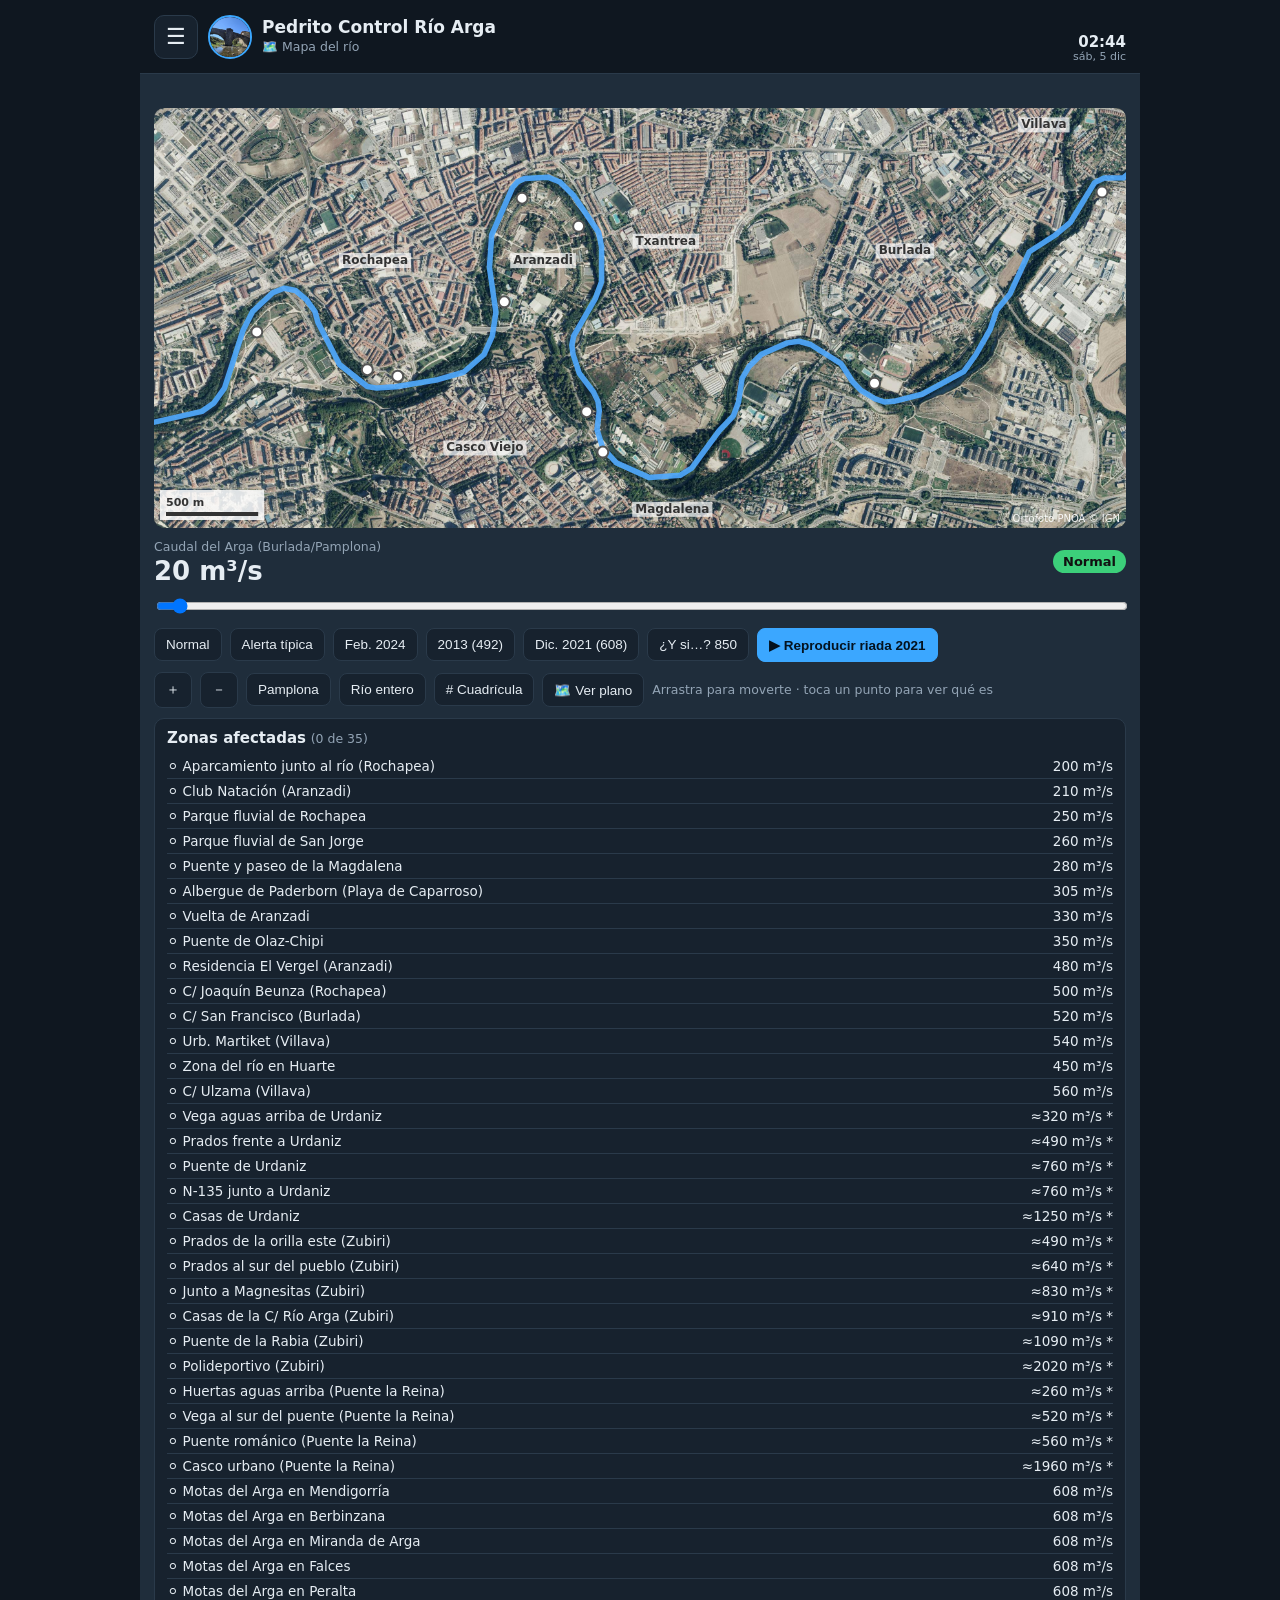
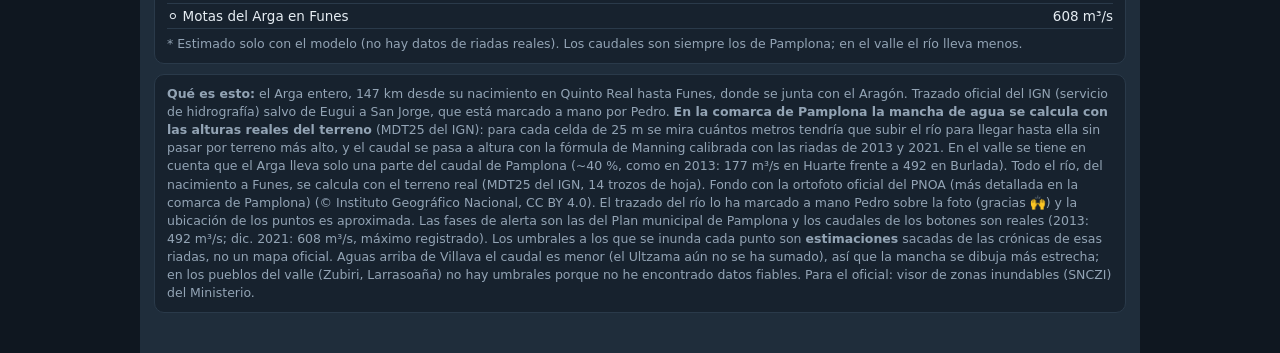
<file: app/src/main/assets/index.html>
<!DOCTYPE html>
<html lang="es">
<head>
<meta charset="utf-8">
<meta name="viewport" content="width=device-width,initial-scale=1">
<title>Pedrito Control Río Arga</title>
<style>
:root{--bg:#0f1720;--panel:#17222e;--line:#2a3a4a;--txt:#e6edf3;--mut:#93a4b5;--acc:#3ba7ff;--warn:#ffb020;--bad:#ff4d4d;--ok:#3ccf7a}
*{box-sizing:border-box}
body{margin:0;font-family:system-ui,-apple-system,Segoe UI,Roboto,sans-serif;background:var(--bg);color:var(--txt);font-size:15px}
header{padding:12px 14px 0}
h1{font-size:19px;margin:0 0 8px}
nav{display:flex;gap:6px;overflow-x:auto}
nav button{flex:1;min-width:max-content;background:var(--panel);color:var(--mut);border:1px solid var(--line);border-bottom:none;border-radius:10px 10px 0 0;padding:9px 12px;font-size:14px;cursor:pointer}
nav button.on{background:#1f2d3b;color:var(--txt);font-weight:600}
section{display:none;padding:12px 14px 30px;background:#1f2d3b;border-top:1px solid var(--line)}
section.on{display:block}
.wrap{max-width:1000px;margin:0 auto}
canvas{width:100%;display:block;border-radius:10px;background:#0b1118;touch-action:none}
.row{display:flex;flex-wrap:wrap;gap:8px;align-items:center;margin:10px 0}
.btn{background:var(--panel);color:var(--txt);border:1px solid var(--line);border-radius:8px;padding:8px 11px;font-size:13.5px;cursor:pointer}
.btn:active{transform:scale(.97)}
.btn.pri{background:var(--acc);border-color:var(--acc);color:#04121f;font-weight:600}
.btn.red{background:var(--bad);border-color:var(--bad);color:#fff;font-weight:600}
label{font-size:13.5px;color:var(--mut)}
input[type=range]{width:100%}
.big{font-size:26px;font-weight:700}
.pill{display:inline-block;padding:4px 10px;border-radius:99px;font-weight:600;font-size:13px}
.card{background:var(--panel);border:1px solid var(--line);border-radius:10px;padding:10px 12px;margin:10px 0}
.note{font-size:12.5px;color:var(--mut);line-height:1.45}
ul.hs{list-style:none;padding:0;margin:6px 0 0;font-size:13.5px}
ul.hs li{padding:4px 0;border-bottom:1px solid var(--line);display:flex;gap:8px;justify-content:space-between}
ul.hs li.hit{color:#ffb4b4}
.grid2{display:grid;grid-template-columns:1fr 1fr;gap:8px 14px}
@media(max-width:560px){.grid2{grid-template-columns:1fr}}
.kv{display:flex;justify-content:space-between;font-size:13.5px;padding:2px 0}
.kv b{color:var(--txt)}
#gameMsg{min-height:22px;font-weight:600}
a{color:var(--acc)}

.topbar{display:flex;align-items:center;gap:10px;padding-bottom:10px}
#menuBtn{background:var(--panel);color:var(--txt);border:1px solid var(--line);border-radius:10px;width:44px;height:44px;font-size:22px;cursor:pointer;flex:none}
#logo{width:44px;height:44px;border-radius:50%;object-fit:cover;flex:none;border:2px solid var(--acc)}
.topbar h1{margin:0;font-size:17px;line-height:1.15}
#wx{text-align:right;flex:none;line-height:1.1}#wxTop{font-size:20px;font-weight:700;white-space:nowrap}#wxIco{margin-right:3px}#wxClock{font-size:15px;font-weight:600}#wxDate{font-size:11px;color:var(--mut);white-space:nowrap}
#drawerBg{position:fixed;inset:0;background:rgba(0,0,0,.5);opacity:0;pointer-events:none;transition:opacity .2s;z-index:50}
#drawerBg.on{opacity:1;pointer-events:auto}
#drawer{position:fixed;top:0;left:0;bottom:0;width:min(82vw,320px);background:#121b25;border-right:1px solid var(--line);transform:translateX(-102%);transition:transform .22s;z-index:51;overflow-y:auto;padding-bottom:20px}
#drawer.on{transform:none}
#drawer .dhead{display:flex;align-items:center;gap:10px;padding:16px 14px;border-bottom:1px solid var(--line)}
#drawer .dhead img{width:52px;height:52px;border-radius:50%;object-fit:cover;border:2px solid var(--acc)}
#drawer .dgroup{padding:14px 16px 4px;color:var(--mut);font-size:12px;text-transform:uppercase;letter-spacing:.06em}
#drawer button{display:block;width:100%;text-align:left;background:none;border:none;color:var(--txt);font-size:15px;padding:12px 18px;cursor:pointer}
#drawer button.on{background:#1f2d3b;border-left:3px solid var(--acc);font-weight:600}
.hist{border-left:3px solid var(--acc)}
.hist h3{margin:0 0 4px;font-size:15px}
table.ph{width:100%;border-collapse:collapse;font-size:13.5px}table.ph td{padding:5px 4px;border-bottom:1px solid var(--line)}
</style>
</head>
<body>
<div class="wrap">
<header>
  <div class="topbar"><button id="menuBtn" aria-label="Abrir menú">☰</button><img id="logo" alt="" src="logo.jpg" onerror="this.style.display='none'"><div style="flex:1;min-width:0"><h1>Pedrito Control Río Arga</h1><div id="secTitle" class="note">🗺️ Mapa del río</div></div><div id="wx"><div id="wxTop"><span id="wxIco"></span><span id="wxT"></span></div><div id="wxClock"></div><div id="wxDate"></div></div></div>
</header>
<div id="drawerBg"></div>
<aside id="drawer" aria-label="Menú">
  <div class="dhead"><img src="logo.jpg" alt="" onerror="this.style.display='none'"><b>Pedrito Control Río Arga</b></div>
  <div class="dgroup">Planos</div>
  <button data-t="mapa">🗺️ Mapa del río</button>
  <button data-t="juego">🎮 Esquema (juego)</button>
  <button data-t="ciencia">🔬 Modo científico</button>
  <div class="dgroup">Datos</div>
  <button data-t="hist">📜 Datos históricos</button>
  <button data-t="prev">🔮 Previsiones</button>
  <button data-t="sim">▶️ Simulador de los próximos días</button>
  <div class="dgroup" id="dgApp" style="display:none">Herramientas</div>
  <button data-t="saih" id="dSaih" style="display:none">📡 Conexión SAIH Ebro</button>
  <div class="note" style="padding:14px">Para jugar y aprender. Ante riesgo real, haz caso siempre a los avisos oficiales.</div>
</aside>

<!-- ============ MODO 1: MAPA ============ -->
<section id="t-mapa" class="on">
  <div id="simLbl" class="note" style="min-height:18px;margin-bottom:4px;font-weight:600;color:#cfe6ff"></div>
  <canvas id="map" height="420"></canvas>
  <div class="row" style="justify-content:space-between">
    <div><div class="note">Caudal del Arga (Burlada/Pamplona)</div><div class="big"><span id="qv">20</span> m³/s</div></div>
    <span id="phase" class="pill">Normal</span>
  </div>
  <input type="range" id="q" min="5" max="900" value="20" step="1">
  <div class="row">
    <button class="btn" data-q="20">Normal</button>
    <button class="btn" data-q="172">Alerta típica</button>
    <button class="btn" data-q="386">Feb. 2024</button>
    <button class="btn" data-q="492">2013 (492)</button>
    <button class="btn" data-q="608">Dic. 2021 (608)</button>
    <button class="btn" data-q="850">¿Y si…? 850</button>
    <button class="btn pri" id="play21">▶ Reproducir riada 2021</button>
  </div>
  <div class="row"><button class="btn" id="zin">＋</button><button class="btn" id="zout">－</button><button class="btn" id="zfit">Pamplona</button><button class="btn" id="zall">Río entero</button><button class="btn" id="gridb"># Cuadrícula</button><button class="btn" id="satb">🗺️ Ver plano</button><span class="note">Arrastra para moverte · toca un punto para ver qué es</span></div>
  <div class="card"><b>Zonas afectadas</b> <span class="note" id="hcount"></span><ul class="hs" id="hlist"></ul><div class="note" style="margin-top:6px">* Estimado solo con el modelo (no hay datos de riadas reales). Los caudales son siempre los de Pamplona; en el valle el río lleva menos.</div></div>
  <div class="card note">
    <b>Qué es esto:</b> el Arga entero, 147 km desde su nacimiento en Quinto Real hasta Funes, donde se junta con el Aragón. Trazado oficial del IGN (servicio de hidrografía) salvo de Eugui a San Jorge, que está marcado a mano por Pedro. <b>En la comarca de Pamplona la mancha de agua se calcula con las alturas reales del terreno</b> (MDT25 del IGN): para cada celda de 25 m se mira cuántos metros tendría que subir el río para llegar hasta ella sin pasar por terreno más alto, y el caudal se pasa a altura con la fórmula de Manning calibrada con las riadas de 2013 y 2021. En el valle se tiene en cuenta que el Arga lleva solo una parte del caudal de Pamplona (~40 %, como en 2013: 177 m³/s en Huarte frente a 492 en Burlada). Todo el río, del nacimiento a Funes, se calcula con el terreno real (MDT25 del IGN, 14 trozos de hoja). Fondo con la ortofoto oficial del PNOA (más detallada en la comarca de Pamplona) (© Instituto Geográfico Nacional, CC BY 4.0). El trazado del río lo ha marcado a mano Pedro sobre la foto (gracias 🙌) y la ubicación de los puntos es aproximada. Las fases de alerta son las del Plan municipal de Pamplona y los caudales de los botones son reales (2013: 492 m³/s; dic. 2021: 608 m³/s, máximo registrado). Los umbrales a los que se inunda cada punto son <b>estimaciones</b> sacadas de las crónicas de esas riadas, no un mapa oficial. Aguas arriba de Villava el caudal es menor (el Ultzama aún no se ha sumado), así que la mancha se dibuja más estrecha; en los pueblos del valle (Zubiri, Larrasoaña) no hay umbrales porque no he encontrado datos fiables. Para el oficial: visor de zonas inundables (SNCZI) del Ministerio.
  </div>
</section>

<!-- ============ MODO 2: JUEGO ============ -->
<section id="t-juego">
  <canvas id="xs" height="330"></canvas>
  <div class="row" style="justify-content:space-between">
    <div><span class="note">Hora </span><b id="gt">0 h</b> · <span class="note">Caudal </span><b id="gq">30 m³/s</b> · <span class="note">Nivel </span><b id="gh">0.9 m</b></div>
    <span id="gphase" class="pill">Normal</span>
  </div>
  <canvas id="hydro" height="120" style="margin-top:6px"></canvas>
  <div id="gameMsg" style="margin-top:8px"></div>
  <div class="grid2" style="margin-top:6px">
    <div><label>🌧️ Lluvia en la cuenca: <b id="rv">90</b> mm en 24 h</label><input type="range" id="rain" min="0" max="220" value="90"></div>
    <div><label>💧 Suelo: <b id="sv">húmedo</b></label><input type="range" id="soil" min="0" max="2" value="1" step="1"></div>
    <div><label><input type="checkbox" id="snow"> ❄️ Nieve fundiéndose en el Pirineo</label></div>
    <div><label><input type="checkbox" id="dam" checked> 🏞️ Embalse de Eugui laminando</label></div>
  </div>
  <div class="row">
    <button class="btn pri" id="gstart">▶ Empezar temporal</button>
    <button class="btn red" id="gwarn" disabled>📢 ¡Dar aviso! Retirar coches</button>
    <button class="btn" id="greset">↺ Reiniciar</button>
  </div>
  <div class="card note">
    <b>Cómo se juega:</b> elige la lluvia y las condiciones, empieza el temporal y decide cuándo avisar a los vecinos. Si avisas antes de que el agua llegue al aparcamiento, salvas los coches; si avisas sin que haga falta, cuenta como falsa alarma.<br><br>
    <b>Qué hay debajo:</b> un modelo lluvia‑escorrentía muy simple (cuenca ≈ 900 km², hidrograma triangular de 48 h, coeficiente de escorrentía según cómo esté el suelo). Las alturas del corte son orientativas y están ajustadas para que con ~600 m³/s pase algo parecido a lo de 2021.
  </div>
</section>

<!-- ============ MODO 3: CIENCIA ============ -->
<section id="t-ciencia">
  <canvas id="dem" height="420"></canvas>
  <div class="row">
    <button class="btn pri" id="demo">Usar terreno de ejemplo</button>
    <label class="btn" style="color:var(--txt)">📂 Cargar MDT (.asc)<input type="file" id="file" accept=".asc,.txt" hidden></label>
    <span class="note" id="demInfo"></span>
  </div>
  <div class="grid2">
    <div><label>Caudal Q: <b id="cq">608</b> m³/s</label><input type="range" id="cQ" min="10" max="1500" value="608"></div>
    <div><label>Umbral de cauce (celdas que drenan): <b id="cthv">400</b></label><input type="range" id="cth" min="50" max="5000" value="400" step="50"></div>
    <div><label>Ancho del cauce B: <b id="cbv">40</b> m</label><input type="range" id="cB" min="10" max="120" value="40"></div>
    <div><label>Rugosidad Manning n: <b id="cnv">0.035</b></label><input type="range" id="cn" min="0.02" max="0.08" value="0.035" step="0.001"></div>
    <div><label>Pendiente S: <b id="csv">0.0020</b></label><input type="range" id="cS" min="0.0003" max="0.01" value="0.002" step="0.0001"></div>
    <div><label>Caudal base: <b id="cbq">20</b> m³/s</label><input type="range" id="cBase" min="1" max="100" value="20"></div>
  </div>
  <div class="card">
    <div class="kv"><span>Calado en cauce (Manning) sobre el nivel base</span><b id="oh">–</b></div>
    <div class="kv"><span>Superficie inundada</span><b id="oa">–</b></div>
    <div class="kv"><span>Profundidad máxima fuera del cauce</span><b id="od">–</b></div>
    <div class="kv"><span>Punto tocado</span><b id="op">toca el mapa</b></div>
  </div>
  <div class="card note">
    <b>Método (HAND, “altura sobre el drenaje más cercano”):</b><br>
    1) Se rellenan las depresiones del terreno (priority‑flood).<br>
    2) Cada celda vierte a su vecina más baja (D8) y se acumula el flujo; donde drenan más celdas que el umbral, hay río.<br>
    3) Para cada celda se calcula cuántos metros está por encima del punto del río al que drena (HAND).<br>
    4) Con Manning se pasa el caudal a calado: h = (Q·n / (B·√S))<sup>0,6</sup>. Se inunda toda celda con HAND &lt; h.<br><br>
    <b>Datos reales:</b> descarga el MDT de Pamplona en <a href="https://centrodedescargas.cnig.es" target="_blank">centrodedescargas.cnig.es</a> (Modelos Digitales de Elevaciones → MDT25 o MDT05, formato <b>ASC</b>) y cárgalo aquí; se reduce solo a ~500 celdas de lado. Es el mismo enfoque que usan muchos estudios rápidos, pero no sustituye a un modelo hidráulico 2D (puentes, motas y colectores no salen).
  </div>
</section>

<!-- ============ DATOS HISTÓRICOS ============ -->
<section id="t-hist">
  <div class="card hist"><h3>Diciembre 2021 · 608 m³/s</h3><div class="note">La mayor crecida registrada en Pamplona. Daños en Rochapea, San Jorge, Txantrea, Huarte, Villava y Burlada; río abajo, motas rotas de Mendigorría a Funes.</div><div class="row"><button class="btn pri" data-hq="608">Ver en el mapa</button><button class="btn" id="hPlay21">▶ Reproducir la riada</button></div></div>
  <div class="card hist"><h3>Junio 2013 · 492 m³/s</h3><div class="note">Medidos en Burlada. En Huarte el Arga llegó a 177 m³/s y 3,38 m de altura, con daños.</div><div class="row"><button class="btn pri" data-hq="492">Ver en el mapa</button></div></div>
  <div class="card hist"><h3>Enero 2022 · ~300 m³/s</h3><div class="note">Mitad del caudal de diciembre. Desbordamientos leves en Villava, la Magdalena, Club Natación y zonas verdes de la Rochapea.</div><div class="row"><button class="btn pri" data-hq="300">Ver en el mapa</button></div></div>
  <div class="card hist"><h3>Febrero 2024 · previsión ~400 m³/s</h3><div class="note">Alerta máxima: se pidió retirar coches de los Corralillos, Club Natación, Rochapea, San Jorge, Aranzadi y Txantrea.</div><div class="row"><button class="btn pri" data-hq="400">Ver en el mapa</button></div></div>
  <div class="card"><b>Fases de alerta del Ayuntamiento de Pamplona</b>
    <table class="ph"><tr><td>🟢 Normal</td><td>menos de 150 m³/s</td></tr><tr><td>🟡 Alerta</td><td>150 – 250</td></tr><tr><td>🟠 Emergencia 01</td><td>250 – 300</td></tr><tr><td>🟠 Emergencia 02</td><td>300 – 350</td></tr><tr><td>🔴 Emergencia 1</td><td>más de 350</td></tr></table></div>
  <div class="card"><b>Embalse de Eugui</b><div class="note">Construido entre 1968 y 1973 · cuenca de 69 km² · 21,4 hm³ · abastece a la Comarca de Pamplona y también lamina avenidas.</div></div>
  <div class="card note">Fuentes: Ayuntamiento de Pamplona, Confederación Hidrográfica del Ebro, Plan de inundaciones de Huarte, Gobierno de Navarra y prensa (Noticias de Navarra, Onda Vasca).</div>
</section>
<!-- ============ PREVISIONES ============ -->
<section id="t-prev">
<div class="card" id="fcard"><b>🔮 Previsión con la lluvia de los próximos 3 días</b><div class="note" id="fcInfo">Cargando previsión…</div>
  <canvas id="fcc" height="150" style="margin-top:6px"></canvas>
  <div id="fres" style="margin:8px 0;font-weight:600"></div>
  <div class="grid2">
    <div><label>Caudal ahora en Pamplona: <b id="fbv">20</b> m³/s</label><input type="range" id="fb" min="5" max="500" value="20"></div>
    <div><label>¿Y si lloviera más? <b id="fmv">×1</b></label><input type="range" id="fm" min="1" max="6" step="0.5" value="1"></div>
  </div>
  <div class="row"><button class="btn pri" id="fplay">▶ Ver la previsión en el mapa</button></div>
  <div class="note">Lluvia prevista: Open‑Meteo, media de 6 puntos de la cuenca (Quinto Real, Eugui, Zubiri, Ultzama, Juslapeña y Pamplona), actualizada cada 3 horas (en la app, la descarga el propio móvil). El caudal de ahora lo pones tú (míralo en la web del SAIH Ebro o en <i>El agua en Navarra</i>), porque esas webs no dejan leerlo automáticamente desde aquí. El modelo es muy simple y solo sirve para jugar y aprender: <b>haz caso siempre a los avisos oficiales</b> (CHE, SOS Navarra 112, Ayuntamiento).</div>
</div>
</section>
<!-- ============ SAIH ============ -->
<section id="t-saih">
<div class="card" id="saihCard"><b>📡 Prueba de conexión con el SAIH Ebro</b>
  <div class="note">Solo en la app: el móvil pide las páginas desde tu conexión. Pulsa «Explorar SAIH», espera a que ponga «Listo» (1–2 minutos) y luego «Compartir resultado» para pasárselo a Claude.</div>
  <input id="saihUrl" value="https://www.saihebro.com/" style="width:100%;margin:8px 0;padding:8px;border-radius:8px;border:1px solid var(--line);background:#0b1118;color:var(--txt);font-size:13px">
  <div class="row"><button class="btn pri" id="saihExp">🔎 Explorar SAIH (Arga y Eugui)</button><button class="btn" id="saihGo">Probar esta dirección</button><button class="btn" id="saihShare" disabled>Compartir resultado</button></div>
  <pre id="saihOut" style="white-space:pre-wrap;word-break:break-all;font-size:11px;max-height:260px;overflow:auto;background:#0b1118;padding:8px;border-radius:8px;margin:0"></pre>
</div>
</section>
</div>

<script>
/* ---------- pestañas ---------- */
const TITLES={mapa:'🗺️ Mapa del río',juego:'🎮 Esquema (juego)',ciencia:'🔬 Modo científico',hist:'📜 Datos históricos',prev:'🔮 Previsiones',sim:'▶️ Simulador de los próximos días',saih:'📡 Conexión SAIH Ebro'};
function menu(open){document.getElementById('drawer').classList.toggle('on',open);document.getElementById('drawerBg').classList.toggle('on',open);}
function showTab(t){const sec=t==='sim'?'mapa':t;document.querySelectorAll('#drawer button[data-t]').forEach(x=>x.classList.toggle('on',x.dataset.t===t));
  document.querySelectorAll('section').forEach(s=>s.classList.toggle('on',s.id==='t-'+sec));document.getElementById('secTitle').textContent=TITLES[t]||'';
  menu(false);window.scrollTo(0,0);resizeAll();if(t==='sim')setTimeout(()=>{if(typeof startForecastPlay==='function')startForecastPlay();},200);}
document.getElementById('menuBtn').onclick=()=>menu(true);document.getElementById('drawerBg').onclick=()=>menu(false);
document.querySelectorAll('#drawer button[data-t]').forEach(b=>b.onclick=()=>showTab(b.dataset.t));
document.querySelectorAll('[data-hq]').forEach(b=>b.onclick=()=>{showTab('mapa');setTimeout(()=>{fitView();animateQ(+b.dataset.hq);},150);});
function LH(c){if(!c.dataset.h)c.dataset.h=c.getAttribute('height');return +c.dataset.h;}
function fitCanvas(c){const r=window.devicePixelRatio||1,w=c.clientWidth,h=LH(c);c.width=w*r;c.height=h*r;c.style.height=h+'px';const x=c.getContext('2d');x.setTransform(r,0,0,r,0,0);return x;}
function phaseOf(q){
  if(q<150)return['Normal','#3ccf7a'];
  if(q<250)return['Alerta','#ffd84d'];
  if(q<300)return['Emergencia 01','#ffb020'];
  if(q<350)return['Emergencia 02','#ff7a1a'];
  return['Emergencia 1','#ff4d4d'];
}
function setPill(el,q){const[p,c]=phaseOf(q);el.textContent=p;el.style.background=c;el.style.color='#111';}

/* =====================================================
   MODO 1 — MAPA APROXIMADO
   ===================================================== */
// Coordenadas en píxeles de la ortofoto PNOA (zoom 16, ~1,75 m/píxel). [x, y, apertura de la llanura (0 encajado, >1 muy abierto)]
const MPP=1.752, IMW=5266, IMH=2224, OFF14=10533.55, W14=2866*4, H14=3190*4;
// índice del primer punto aguas abajo de la confluencia con el Ultzama (antes, el Arga lleva solo parte del caudal)
const NUP=448;
const RIVER=[[10213,-12050,0.3,1],[10250,-12065,0.3,1],[10313,-12104,0.3,1],[10344,-12113,0.3,1],[10442,-12092,0.3,1],[10493,-12094,0.3,1],[10539,-12063,0.3,1],[10564,-12039,0.3,1],[10595,-11990,0.3,1],[10635,-11954,0.3,1],[10645,-11924,0.3,1],[10656,-11907,0.3,1],[10710,-11852,0.3,1],[10747,-11797,0.3,1],[10758,-11774,0.3,1],[10754,-11741,0.3,1],[10771,-11707,0.3,1],[10783,-11652,0.3,1],[10803,-11608,0.3,1],[10814,-11492,0.3,1],[10795,-11452,0.3,1],[10778,-11393,0.3,1],[10763,-11292,0.3,1],[10765,-11258,0.3,1],[10778,-11211,0.3,1],[10781,-11185,0.3,1],[10758,-11157,0.3,1],[10734,-11152,0.3,1],[10699,-11124,0.3,1],[10691,-11100,0.3,1],[10689,-11036,0.3,1],[10681,-11014,0.3,1],[10634,-10933,0.3,1],[10540,-10804,0.3,1],[10522,-10796,0.3,1],[10490,-10797,0.3,1],[10349,-10825,0.3,1],[10248,-10827,0.3,1],[10210,-10814,0.3,1],[10148,-10801,0.3,1],[10116,-10811,0.3,1],[10087,-10858,0.3,1],[10056,-10884,0.3,1],[10017,-10888,0.3,1],[9878,-10876,0.3,1],[9855,-10885,0.3,1],[9841,-10903,0.3,1],[9823,-10916,0.3,1],[9794,-10927,0.3,1],[9702,-10902,0.3,1],[9570,-10924,0.3,1],[9461,-10911,0.3,1],[9428,-10927,0.3,1],[9400,-10958,0.3,1],[9386,-10980,0.3,1],[9376,-10983,0.3,1],[9359,-10974,0.3,1],[9327,-10929,0.3,1],[9300,-10905,0.3,1],[9270,-10886,0.3,1],[9214,-10824,0.3,1],[9203,-10822,0.3,1],[9160,-10829,0.3,1],[9119,-10828,0.3,1],[9069,-10785,0.3,1],[9035,-10801,0.3,1],[8885,-10799,0.3,1],[8827,-10807,0.3,1],[8771,-10823,0.3,1],[8759,-10834,0.3,1],[8759,-10923,0.3,1],[8748,-10930,0.3,1],[8711,-10934,0.3,1],[8697,-10918,0.3,1],[8682,-10847,0.3,1],[8662,-10811,0.3,1],[8626,-10796,0.3,1],[8591,-10802,0.3,1],[8546,-10800,0.3,1],[8501,-10795,0.3,1],[8474,-10787,0.3,1],[8475,-10780,0.3,1],[8467,-10768,0.3,1],[8409,-10713,0.3,1],[8370,-10660,0.3,1],[8363,-10600,0.3,1],[8366,-10588,0.3,1],[8379,-10580,0.3,1],[8467,-10550,0.3,1],[8479,-10529,0.3,1],[8476,-10507,0.3,1],[8461,-10479,0.3,1],[8433,-10452,0.3,1],[8418,-10423,0.3,1],[8403,-10409,0.3,1],[8355,-10384,0.3,1],[8257,-10374,0.3,1],[8245,-10363,0.3,1],[8242,-10333,0.3,1],[8250,-10318,0.3,1],[8289,-10282,0.3,1],[8291,-10252,0.3,1],[8279,-10182,0.3,1],[8313,-10112,0.3,1],[8410,-10078,0.3,1],[8434,-10060,0.3,1],[8438,-10046,0.3,1],[8401,-9958,0.3,1],[8361,-9924,0.3,1],[8346,-9899,0.3,1],[8333,-9851,0.3,1],[8311,-9829,0.3,1],[8239,-9796,0.3,1],[8232,-9759,0.3,1],[8245,-9737,0.3,1],[8311,-9690,0.3,1],[8348,-9655,0.3,1],[8368,-9608,0.3,1],[8369,-9533,0.3,1],[8306,-9364,0.3,1],[8296,-9230,0.3,1],[8346,-9053,0.3,1],[8379,-8869,0.3,1],[8390,-8478,0.3,1],[8495,-8114,0.3,1],[8472,-8079,0.3,1],[8456,-8005,0.3,1],[8395,-7929,0.3,1],[8392,-7896,0.3,1],[8399,-7877,0.3,1],[8410,-7869,0.3,1],[8456,-7862,0.3,1],[8515,-7865,0.3,1],[8523,-7855,0.3,1],[8481,-7794,0.3,1],[8405,-7710,0.3,1],[8394,-7682,0.3,1],[8392,-7648,0.3,1],[8400,-7609,0.3,1],[8421,-7600,0.3,1],[8461,-7608,0.3,1],[8526,-7646,0.3,1],[8551,-7651,0.3,1],[8559,-7642,0.3,1],[8562,-7624,0.3,1],[8554,-7568,0.3,1],[8535,-7528,0.3,1],[8427,-7436,0.3,1],[8422,-7417,0.3,1],[8439,-7371,0.3,1],[8436,-7334,0.3,1],[8413,-7311,0.3,1],[8373,-7303,0.3,1],[8356,-7288,0.3,1],[8349,-7260,0.3,1],[8354,-7225,0.3,1],[8316,-7175,0.3,1],[8316,-7157,0.3,1],[8331,-7139,0.3,1],[8398,-7120,0.3,1],[8405,-7056,0.3,1],[8416,-7034,0.3,1],[8437,-7032,0.3,1],[8487,-7048,0.3,1],[8508,-7042,0.3,1],[8520,-7027,0.3,1],[8529,-6987,0.3,1],[8551,-6968,0.3,1],[8588,-6957,0.3,1],[8612,-6942,0.3,1],[8626,-6902,0.3,1],[8675,-6844,0.3,1],[8683,-6819,0.3,1],[8682,-6788,0.3,1],[8646,-6744,0.3,1],[8637,-6719,0.3,1],[8656,-6592,0.3,1],[8648,-6534,0.3,1],[8654,-6516,0.3,1],[8662,-6510,0.3,1],[8674,-6513,0.3,1],[8731,-6571,0.3,1],[8749,-6580,0.3,1],[8774,-6584,0.3,1],[8817,-6574,0.3,1],[8885,-6589,0.3,1],[8938,-6580,0.3,1],[8968,-6562,0.3,1],[9033,-6500,0.3,1],[9084,-6423,0.3,1],[9105,-6373,0.3,1],[9102,-6352,0.3,1],[9078,-6299,0.5,1],[9038,-6233,0.5,1],[9005,-6054,0.5,1],[9004,-6014,0.5,1],[9025,-5888,0.5,1],[9020,-5592,0.5,1],[8967,-5391,0.5,1],[8915,-5264,0.5,1],[8868,-5109,0.5,1],[8827,-5052,0.5,1],[8811,-4997,0.5,1],[8796,-4970,0.5,1],[8704,-4907,0.5,1],[8704,-4901,0.5,1],[8704,-4894,0.5,1],[8704,-4888,0.5,1],[8704,-4881,0.5,1],[8701,-4875,0.5,1],[8697,-4869,0.5,1],[8693,-4862,0.5,1],[8689,-4856,0.5,1],[8686,-4849,0.5,1],[8684,-4843,0.5,1],[8680,-4836,0.5,1],[8676,-4830,0.5,1],[8671,-4824,0.5,1],[8667,-4817,0.5,1],[8661,-4815,0.5,1],[8654,-4815,0.5,1],[8648,-4815,0.5,1],[8641,-4815,0.5,1],[8635,-4815,0.5,1],[8629,-4815,0.5,1],[8622,-4815,0.5,1],[8616,-4815,0.5,1],[8609,-4815,0.5,1],[8603,-4813,0.5,1],[8596,-4811,0.5,1],[8590,-4811,0.5,1],[8584,-4811,0.5,1],[8577,-4809,0.5,1],[8571,-4809,0.5,1],[8564,-4806,0.5,1],[8558,-4804,0.5,1],[8551,-4804,0.5,1],[8545,-4802,0.5,1],[8539,-4800,0.5,1],[8532,-4800,0.5,1],[8526,-4800,0.5,1],[8519,-4800,0.5,1],[8513,-4798,0.5,1],[8506,-4796,0.5,1],[8500,-4794,0.5,1],[8494,-4791,0.5,1],[8487,-4789,0.5,1],[8481,-4787,0.5,1],[8474,-4783,0.5,1],[8468,-4779,0.5,1],[8461,-4774,0.5,1],[8455,-4772,0.5,1],[8451,-4766,0.5,1],[8444,-4759,0.5,1],[8438,-4753,0.5,1],[8434,-4746,0.5,1],[8427,-4740,0.5,1],[8423,-4734,0.5,1],[8421,-4727,0.5,1],[8416,-4721,0.5,1],[8414,-4714,0.5,1],[8412,-4708,0.5,1],[8408,-4701,0.5,1],[8404,-4695,0.5,1],[8397,-4689,0.5,1],[8395,-4682,0.5,1],[8389,-4676,0.5,1],[8386,-4669,0.5,1],[8384,-4663,0.5,1],[8382,-4656,0.5,1],[8378,-4650,0.5,1],[8378,-4644,0.5,1],[8376,-4637,0.5,1],[8374,-4631,0.5,1],[8374,-4624,0.5,1],[8374,-4618,0.5,1],[8374,-4611,0.5,1],[8371,-4605,0.5,1],[8371,-4599,0.5,1],[8369,-4592,0.5,1],[8369,-4586,0.5,1],[8367,-4579,0.5,1],[8365,-4573,0.5,1],[8363,-4566,0.5,1],[8363,-4560,0.5,1],[8361,-4554,0.5,1],[8361,-4547,0.5,1],[8356,-4541,0.5,1],[8356,-4534,0.5,1],[8354,-4528,0.5,1],[8354,-4521,0.5,1],[8354,-4515,0.5,1],[8354,-4509,0.5,1],[8352,-4502,0.5,1],[8352,-4496,0.5,1],[8348,-4489,0.5,1],[8344,-4483,0.5,1],[8337,-4479,0.5,1],[8331,-4472,0.5,1],[8324,-4466,0.5,1],[8320,-4459,0.5,1],[8314,-4457,0.5,1],[8307,-4455,0.5,1],[8301,-4455,0.5,1],[8294,-4455,0.5,1],[8288,-4455,0.5,1],[8281,-4455,0.5,1],[8275,-4455,0.5,1],[8269,-4453,0.5,1],[8262,-4446,0.5,1],[8256,-4442,0.5,1],[8249,-4438,0.5,1],[8243,-4434,0.5,1],[8236,-4431,0.5,1],[8232,-4425,0.5,1],[8232,-4419,0.5,1],[8230,-4412,0.5,1],[8228,-4406,0.5,1],[8228,-4399,0.5,1],[8226,-4393,0.5,1],[8226,-4386,0.5,1],[8226,-4380,0.5,1],[8220,-4317,0.5,1],[8206,-4272,0.5,1],[8119,-4190,0.5,1],[8097,-4175,0.5,1],[8075,-4171,0.5,1],[8008,-4180,0.5,1],[7952,-4196,0.5,1],[7930,-4195,0.5,1],[7907,-4185,0.5,1],[7785,-4094,0.5,1],[7684,-4040,0.5,1],[7640,-4036,0.5,1],[7562,-4047,0.5,1],[7518,-4041,0.5,1],[7501,-4026,0.5,1],[7484,-3993,0.5,1],[7363,-3703,0.5,1],[7241,-3576,0.5,1],[7198,-3542,0.5,1],[7177,-3534,0.5,1],[7032,-3534,0.5,1],[6987,-3525,0.5,1],[6853,-3463,0.5,1],[6683,-3343,0.5,1],[6648,-3299,0.5,1],[6581,-3181,0.5,1],[6552,-3071,0.5,1],[6552,-2961,0.5,1],[6537,-2925,0.5,1],[6500,-2870,0.5,1],[6438,-2797,0.5,1],[6376,-2739,0.5,1],[6340,-2716,0.5,1],[6239,-2683,0.5,1],[6214,-2662,0.5,1],[6194,-2635,0.5,1],[6184,-2589,0.5,1],[6223,-2489,0.5,1],[6227,-2462,0.5,1],[6220,-2425,0.5,1],[6140,-2279,0.5,1],[6092,-2142,0.5,1],[6071,-2042,0.5,1],[6053,-1847,0.5,1],[6035,-1783,0.5,1],[6010,-1751,0.5,1],[5910,-1722,0.5,1],[5884,-1696,0.5,1],[5876,-1642,0.5,1],[5893,-1505,0.5,1],[5895,-1395,0.5,1],[5886,-1359,0.5,1],[5870,-1333,0.5,1],[5802,-1289,0.5,1],[5786,-1265,0.5,1],[5777,-1192,0.5,1],[5794,-1092,0.5,1],[5793,-1055,0.5,1],[5778,-1031,0.5,1],[5699,-979,0.5,1],[5631,-882,0.5,1],[5524,-791,0.5,1],[5492,-727,0.5,1],[5476,-635,0.5,1],[5452,-562,0.5,1],[5452,-535,0.5,1],[5432,-496,0.5,1],[5385,-479,0.5,1],[5246,-473,0.5,1],[5201,-451,0.5,1],[5178,-419,0.5,1],[5164,-372,0.5,1],[5179,-244,0.5,1],[5159,-163,0.5,1],[5122,-82,0.5,1],[5025,32,1.0,1],[4993,90,1.0,1],[4985,148,1.0,1],[5001,229,1.0,1],[5001,264,1.0,1],[4944,404,1.0,1],[4933,450,1.0,1],[4933,497,1.0,1],[4980,626,1.0,1],[5056,688,1.0,1],[5086,729,1.0,1],[5100,789,1.0,1],[5147,890,1.0,1],[5166,996,1.0,1],[5154,1062,1.0,1],[5143,1086,1.0,1],[5090,1153,1.0,1],[5031,1181,1.0,1],[4999,1234,1.0,1],[4984,1248,1.0,1],[4930,1272,1.0,1],[4895,1265,1.0,1],[4875,1244,1.0,1],[4863,1215,1.0,1],[4864,1191,1.0,1],[4875,1161,1.0,1],[4872,1143,1.0,1],[4832,1092,1.0,1],[4797,1083,1.0,1],[4733,1119,1.0,1],[4703,1125,1.0,1],[4673,1120,1.0,1],[4653,1102,1.0,1],[4641,1066,1.0,1],[4649,1007,1.0,1],[4683,961,1.0,1],[4698,919,1.0,1],[4694,902,1.0,1],[4669,872,1.0,1],[4662,806,1.0,1],[4626,769,1.0,1],[4597,710,1.0,1],[4532,671,1.0,1],[4497,666,1.0,1],[4474,679,1.0,1],[4460,701,1.0,1],[4446,838,1.0,1],[4433,885,1.0,1],[4396,916,1.0,1],[4336,917,1.0,1],[4307,931,1.0,1],[4233,1053,1.0,1],[4186,1093,1.0,1],[4105,1145,1.0,1],[4045,1276,1.0,1],[4004,1326,1.0,1],[3984,1385,1.0,1],[3940,1463,1.0,1],[3902,1516,1.0,1],[3773,1586,1.0,1],[3686,1608,1.0,1],[3657,1610,1.0,1],[3628,1600,1.0,1],[3584,1574,1.0,1],[3559,1548,1.0,1],[3522,1491,1.0,1],[3428,1432,1.0,1],[3392,1422,1.0,1],[3356,1427,1.0,1],[3276,1462,1.0,1],[3237,1501,1.0,1],[3216,1537,1.0,1],[3205,1610,1.0,1],[3189,1653,1.0,1],[3145,1699,1.0,1],[3060,1815,1.0,1],[3024,1837,1.0,1],[2929,1844,1.0,1],[2828,1799,1.0,1],[2785,1753,0.7,1],[2767,1695,0.7,1],[2774,1637,0.7,1],[2770,1608,0.7,1],[2756,1579,0.7,1],[2712,1521,0.7,1],[2693,1463,1.0,1],[2689,1434,1.0,1],[2695,1405,1.0,1],[2762,1289,1.2,1],[2781,1238,1.2,1],[2781,1129,1.2,1],[2772,1085,1.2,1],[2693,969,1.2,1],[2652,929,1.2,1],[2615,914,1.2,1],[2543,918,1.2,1],[2521,928,1.2,1],[2505,947,1.2,1],[2441,1093,1.2,1],[2434,1194,1.2,1],[2454,1332,1.2,1],[2443,1405,1.0,1],[2417,1463,1.0,1],[2354,1518,0.7,1],[2274,1541,0.7,1],[2143,1563,0.7,1],[2085,1567,0.7,1],[2056,1562,0.7,1],[1970,1494,1.1,1],[1903,1363,1.1,1],[1894,1330,1.1,1],[1868,1294,1.1,1],[1834,1265,1.1,1],[1798,1258,1.1,1],[1763,1272,1.1,1],[1701,1330,1.1,1],[1671,1389,1.1,1],[1614,1567,1.0,1],[1580,1614,1.0,1],[1544,1639,1.0,1],[1390,1674,1.0,1],[1188,1675,1.0,1],[1039,1641,1.0,1],[897,1631,1.0,1],[790,1655,1.0,1],[713,1694,0.8,1],[685,1719,0.8,1],[670,1742,0.8,1],[645,1808,0.8,1],[629,1873,0.8,1],[652,1993,0.8,1],[703,2102,0.8,1],[704,2142,0.8,1],[686,2216,0.8,1],[685,2283,0.6,1.2],[675,2314,0.6,1.2],[631,2401,0.6,1.2],[612,2417,0.6,1.2],[589,2421,0.6,1.2],[556,2418,0.6,1.2],[474,2395,0.6,1.2],[442,2376,0.6,1.2],[373,2311,0.6,1.2],[265,2269,0.6,1.2],[223,2265,0.6,1.2],[191,2273,0.6,1.2],[91,2328,0.6,1.2],[46,2359,0.6,1.2],[-3,2412,0.6,1.2],[-45,2509,0.6,1.2],[-60,2530,0.6,1.2],[-192,2638,0.6,1.2],[-296,2739,0.6,1.2],[-316,2751,0.6,1.2],[-359,2755,0.6,1.2],[-472,2728,0.6,1.2],[-548,2718,0.6,1.2],[-655,2672,0.6,1.2],[-722,2613,0.6,1.2],[-779,2527,0.6,1.2],[-804,2438,0.6,1.2],[-821,2405,0.6,1.2],[-847,2378,0.6,1.2],[-900,2303,0.6,1.2],[-926,2242,0.6,1.2],[-946,2213,0.6,1.2],[-1036,2165,0.6,1.2],[-1114,2081,0.6,1.2],[-1123,2064,0.6,1.2],[-1122,1962,0.6,1.2],[-1128,1934,0.6,1.2],[-1200,1871,0.6,1.2],[-1245,1857,0.6,1.2],[-1292,1856,0.6,1.2],[-1344,1870,0.6,1.2],[-1398,1899,0.6,1.2],[-1456,1938,0.6,1.2],[-1534,2026,0.6,1.2],[-1581,2141,0.6,1.2],[-1601,2177,0.6,1.2],[-1640,2201,0.6,1.2],[-1685,2209,0.6,1.2],[-1720,2209,0.6,1.2],[-1736,2203,0.6,1.2],[-1849,2120,0.6,1.2],[-1896,2100,0.6,1.2],[-1973,2056,0.6,1.2],[-2006,2017,0.6,1.2],[-2030,1971,0.6,1.2],[-2044,1881,0.6,1.2],[-2049,1773,0.6,1.2],[-2058,1737,0.6,1.2],[-2089,1711,0.6,1.2],[-2153,1711,0.6,1.2],[-2196,1728,0.6,1.2],[-2243,1761,0.6,1.2],[-2315,1844,0.6,1.2],[-2367,1890,0.6,1.2],[-2418,1910,0.6,1.2],[-2490,1946,0.6,1.2],[-2532,1988,0.6,1.2],[-2555,2032,0.6,1.2],[-2582,2040,0.6,1.2],[-2754,2117,0.6,1.2],[-2823,2136,0.6,1.2],[-2882,2146,0.6,1.2],[-2995,2192,0.6,1.2],[-3093,2213,0.6,1.2],[-3259,2269,0.6,1.2],[-3319,2298,0.6,1.2],[-3349,2333,0.6,1.2],[-3387,2433,0.6,1.2],[-3406,2506,0.6,1.2],[-3418,2581,0.6,1.2],[-3413,2614,0.6,1.2],[-3316,2743,0.6,1.2],[-3278,2783,0.6,1.2],[-3247,2807,0.6,1.2],[-3217,2828,0.6,1.2],[-3187,2834,0.6,1.2],[-3130,2835,0.6,1.2],[-3083,2844,0.6,1.2],[-3070,2854,0.6,1.2],[-3063,2870,0.6,1.2],[-3067,2897,0.6,1.2],[-3090,2930,0.6,1.2],[-3099,2973,0.6,1.2],[-3082,3098,0.6,1.2],[-3077,3215,0.6,1.2],[-3039,3339,0.35,1.5],[-3030,3405,0.35,1.5],[-3030,3560,0.35,1.5],[-3038,3597,0.35,1.5],[-3061,3624,0.35,1.5],[-3097,3644,0.35,1.5],[-3183,3647,0.35,1.5],[-3232,3637,0.35,1.5],[-3280,3612,0.35,1.5],[-3402,3519,0.35,1.5],[-3453,3492,0.35,1.5],[-3484,3484,0.35,1.5],[-3542,3487,0.35,1.5],[-3606,3482,0.35,1.5],[-3666,3465,0.35,1.5],[-3713,3446,0.35,1.5],[-3811,3378,0.35,1.5],[-3899,3342,0.35,1.5],[-4113,3345,0.35,1.5],[-4238,3357,0.35,1.5],[-4291,3376,0.35,1.5],[-4367,3422,0.35,1.5],[-4434,3496,0.35,1.5],[-4533,3705,0.35,1.5],[-4551,3810,0.35,1.5],[-4554,3868,0.35,1.5],[-4569,3890,0.35,1.5],[-4591,3905,0.35,1.5],[-4618,3911,0.35,1.5],[-4658,3884,0.35,1.5],[-4679,3880,0.35,1.5],[-4708,3882,0.35,1.5],[-4819,3930,0.35,1.5],[-4906,3931,0.35,1.5],[-4984,3919,0.35,1.5],[-5168,3867,0.35,1.5],[-5353,3765,0.35,1.5],[-5405,3717,0.35,1.5],[-5472,3629,0.35,1.5],[-5512,3535,0.35,1.5],[-5526,3486,0.35,1.5],[-5551,3433,0.35,1.5],[-5583,3418,0.35,1.5],[-5648,3421,0.35,1.5],[-5706,3424,0.35,1.5],[-5754,3444,0.35,1.5],[-5785,3481,0.35,1.5],[-5804,3529,0.35,1.5],[-5804,3585,0.35,1.5],[-5790,3707,0.35,1.5],[-5779,3734,0.35,1.5],[-5744,3782,0.35,1.5],[-5668,3833,0.35,1.5],[-5635,3893,0.35,1.5],[-5608,4005,0.35,1.5],[-5512,4192,0.35,1.5],[-5461,4256,0.35,1.5],[-5454,4298,0.35,1.5],[-5465,4342,0.35,1.5],[-5503,4383,0.35,1.5],[-5531,4405,0.35,1.5],[-5588,4472,0.35,1.5],[-5685,4559,0.35,1.5],[-5750,4595,0.35,1.5],[-5898,4649,0.35,1.5],[-6037,4684,0.35,1.5],[-6123,4683,0.35,1.5],[-6166,4678,0.35,1.5],[-6243,4658,0.35,1.5],[-6331,4629,0.35,1.5],[-6359,4641,0.35,1.5],[-6362,4669,0.35,1.5],[-6322,4729,0.35,1.5],[-6313,4755,0.35,1.5],[-6303,4866,0.35,1.5],[-6272,5003,0.35,1.5],[-6205,5113,0.35,1.5],[-6202,5149,0.35,1.5],[-6225,5286,0.35,1.5],[-6240,5315,0.35,1.5],[-6329,5377,0.35,1.5],[-6394,5414,0.35,1.5],[-6455,5467,0.35,1.5],[-6556,5596,0.35,1.5],[-6570,5618,0.35,1.5],[-6578,5653,0.35,1.5],[-6574,5726,0.35,1.5],[-6588,5773,0.35,1.5],[-6589,5816,0.35,1.5],[-6567,5861,0.35,1.5],[-6541,5930,0.35,1.5],[-6502,5982,0.35,1.5],[-6399,6092,0.35,1.5],[-6396,6101,0.35,1.5],[-6421,6147,0.35,1.5],[-6513,6220,0.35,1.5],[-6599,6275,0.35,1.5],[-6613,6296,0.35,1.5],[-6620,6325,0.35,1.5],[-6620,6360,0.35,1.5],[-6609,6391,0.35,1.5],[-6587,6426,0.35,1.5],[-6578,6457,0.35,1.5],[-6587,6494,0.35,1.5],[-6633,6557,0.35,1.5],[-6686,6584,0.35,1.5],[-6713,6589,0.35,1.5],[-6815,6634,0.35,1.5],[-6848,6664,0.35,1.5],[-6876,6684,0.35,1.5],[-6888,6726,0.35,1.5],[-6884,6746,0.35,1.5],[-6889,6773,0.35,1.5],[-6925,6858,0.35,1.5],[-6925,6971,0.35,1.5],[-6917,6999,0.35,1.5],[-6871,7054,0.35,1.5],[-6849,7119,0.35,1.5],[-6831,7155,0.35,1.5],[-6821,7208,0.35,1.5],[-6822,7231,0.35,1.5],[-6833,7254,0.35,1.5],[-6849,7318,0.35,1.5],[-6876,7362,0.35,1.5],[-6903,7384,0.35,1.5],[-6950,7446,0.35,1.5],[-6973,7466,0.35,1.5],[-6981,7502,0.35,1.5],[-6980,7534,0.35,1.5],[-6934,7654,0.35,1.5],[-6897,7705,0.35,1.5],[-6804,7804,0.35,1.5],[-6719,7866,0.35,1.5],[-6680,7924,0.35,1.5],[-6680,7944,0.35,1.5],[-6702,7991,0.35,1.5],[-6741,8114,0.35,1.5],[-6791,8174,0.35,1.5],[-6802,8194,0.35,1.5],[-6810,8257,0.35,1.5],[-6805,8334,0.35,1.5],[-6785,8390,0.35,1.5],[-6750,8418,0.35,1.5],[-6710,8428,0.35,1.5],[-6546,8500,0.35,1.5],[-6518,8537,0.35,1.5],[-6495,8621,0.35,1.5],[-6504,8704,0.35,1.5],[-6535,8765,0.35,1.5],[-6595,8831,0.35,1.5],[-6749,8903,0.35,1.5],[-6836,8984,0.35,1.5],[-6858,9043,0.35,1.5],[-6856,9094,0.35,1.5],[-6827,9147,0.35,1.5],[-6780,9198,0.35,1.5],[-6685,9252,0.35,1.5],[-6591,9269,0.35,1.5],[-6450,9250,0.35,1.5],[-6299,9200,0.35,1.5],[-6215,9190,0.35,1.5],[-6143,9199,0.35,1.5],[-6000,9254,0.35,1.5],[-5944,9300,0.35,1.5],[-5923,9328,0.35,1.5],[-5898,9406,0.35,1.5],[-5883,9493,0.35,1.5],[-5856,9552,0.35,1.5],[-5825,9650,0.35,1.5],[-5820,9706,0.35,1.5],[-5828,9809,0.35,1.5],[-5839,9834,0.35,1.5],[-5883,9869,0.35,1.5],[-5950,9911,0.35,1.5],[-5981,9923,0.35,1.5],[-6079,9938,0.35,1.5],[-6213,9996,0.35,1.5],[-6272,10030,0.35,1.5],[-6320,10080,0.35,1.5],[-6346,10144,0.35,1.5],[-6351,10210,0.35,1.5],[-6342,10261,0.35,1.5],[-6331,10280,0.35,1.5],[-6265,10311,0.35,1.5],[-6206,10358,0.35,1.5],[-6092,10495,0.35,1.5],[-5989,10582,0.35,1.5],[-5936,10613,0.35,1.5],[-5925,10615,0.35,1.5],[-5901,10641,0.35,1.5],[-5699,11040,0.6,1.5],[-5668,11130,0.6,1.5],[-5668,11184,0.6,1.5],[-5680,11207,0.6,1.5],[-5734,11240,0.6,1.5],[-5867,11287,0.6,1.5],[-6148,11356,0.6,1.5],[-6312,11390,0.6,1.5],[-6383,11431,0.6,1.5],[-6513,11529,0.6,1.5],[-6574,11601,0.6,1.5],[-6675,11754,0.6,1.5],[-6703,11775,0.6,1.5],[-6751,11794,0.6,1.5],[-6812,11795,0.6,1.5],[-6865,11782,0.6,1.5],[-6936,11751,0.6,1.5],[-6968,11720,0.6,1.5],[-7019,11694,0.6,1.5],[-7069,11687,0.6,1.5],[-7109,11711,0.6,1.5],[-7158,11762,0.6,1.5],[-7195,11825,0.6,1.5],[-7197,11841,0.6,1.5],[-7192,11860,0.6,1.5],[-7175,11877,0.6,1.5],[-7080,11943,0.6,1.5],[-7035,11964,0.6,1.5],[-6971,12027,0.6,1.5],[-6818,12161,0.6,1.5],[-6778,12456,0.6,1.5],[-6727,12599,0.6,1.5],[-6704,12647,0.6,1.5],[-6664,12674,0.6,1.5],[-6618,12698,0.6,1.5],[-6476,12828,0.6,1.5],[-6437,12904,0.6,1.5],[-6403,13005,0.6,1.5],[-6393,13034,0.6,1.5],[-6394,13076,0.6,1.5],[-6406,13137,0.6,1.5],[-6447,13190,0.6,1.5],[-6496,13216,0.6,1.5],[-6544,13230,0.6,1.5],[-6615,13229,0.6,1.5],[-6837,13200,0.6,1.5],[-6881,13214,0.6,1.5],[-6900,13232,0.6,1.5],[-6899,13265,0.6,1.5],[-6890,13314,0.6,1.5],[-6865,13361,0.6,1.5],[-6812,13414,0.6,1.5],[-6793,13462,0.6,1.5],[-6778,13519,0.6,1.5],[-6754,13558,0.6,1.5],[-6709,13597,0.6,1.5],[-6694,13625,0.6,1.5],[-6702,13656,0.6,1.5],[-6726,13702,0.6,1.5],[-6767,13745,0.6,1.5],[-6797,13771,0.6,1.5],[-6858,13796,0.6,1.5],[-6915,13828,0.6,1.5],[-6946,13874,0.6,1.5],[-6949,13935,0.6,1.5],[-6942,13976,0.6,1.5],[-6885,14066,0.6,1.5],[-6846,14156,0.6,1.5],[-6822,14226,0.6,1.5],[-6819,14366,0.6,1.5],[-6834,14432,0.6,1.5],[-6885,14589,0.6,1.5],[-6935,14812,0.6,1.5],[-6983,14980,0.6,1.5],[-7004,15133,0.6,1.5],[-7016,15304,0.6,1.5],[-7027,15356,0.6,1.5],[-7050,15415,0.6,1.5],[-7080,15462,0.6,1.5],[-7124,15509,0.6,1.5],[-7175,15536,0.6,1.5],[-7222,15539,0.6,1.5],[-7313,15524,0.6,1.5],[-7372,15532,0.6,1.5],[-7389,15538,0.6,1.5],[-7404,15549,0.6,1.5],[-7411,15565,0.6,1.5],[-7415,15584,0.6,1.5],[-7404,15629,0.6,1.5],[-7380,15632,0.6,1.5],[-7357,15678,0.6,1.5],[-7309,15736,0.6,1.5],[-7285,15773,0.6,1.5],[-7277,15808,0.6,1.5],[-7279,15854,0.6,1.5],[-7286,15879,0.6,1.5],[-7336,15910,0.6,1.5],[-7346,15925,0.6,1.5],[-7350,16255,0.6,1.5],[-7371,16334,0.6,1.5],[-7451,16453,0.6,1.5],[-7511,16519,0.6,1.5],[-7540,16562,0.6,1.5],[-7552,16589,0.6,1.5],[-7555,16615,0.6,1.5],[-7522,16691,0.6,1.5],[-7492,16717,0.6,1.5],[-7473,16725,0.6,1.5],[-7442,16726,0.6,1.5],[-7410,16719,0.6,1.5],[-7391,16703,0.6,1.5],[-7326,16677,0.6,1.5],[-7258,16667,0.6,1.5],[-7198,16667,0.6,1.5],[-7155,16691,0.6,1.5],[-7076,16794,0.6,1.5],[-7038,16835,0.6,1.5],[-6969,16873,0.6,1.5],[-6890,16876,0.6,1.5],[-6854,16855,0.6,1.5],[-6691,16847,0.6,1.5],[-6631,16854,0.6,1.5],[-6570,16879,0.6,1.5],[-6541,16925,0.6,1.5],[-6532,16962,0.6,1.5],[-6535,17009,0.6,1.5],[-6572,17128,0.6,1.5],[-6581,17234,0.6,1.5],[-6582,17309,0.6,1.5],[-6589,17357,0.6,1.5],[-6669,17512,0.6,1.5],[-6690,17538,0.6,1.5],[-6744,17586,0.6,1.5],[-6762,17611,1.0,1.5],[-6776,17644,1.0,1.5],[-6787,17710,1.0,1.5],[-6780,17746,1.0,1.5],[-6763,17785,1.0,1.5],[-6712,17844,1.0,1.5],[-6654,17929,1.0,1.5],[-6616,18005,1.0,1.5],[-6612,18033,1.0,1.5],[-6615,18132,1.0,1.5],[-6607,18267,1.0,1.5],[-6599,18321,1.0,1.5],[-6581,18367,1.0,1.5],[-6557,18388,1.0,1.5],[-6517,18396,1.0,1.5],[-6452,18379,1.0,1.5],[-6409,18378,1.0,1.5],[-6368,18393,1.0,1.5],[-6333,18417,1.0,1.5],[-6303,18448,1.0,1.5],[-6207,18511,1.0,1.5],[-6120,18583,1.0,1.5],[-6063,18623,1.0,1.5],[-5997,18658,1.0,1.5],[-5912,18694,1.0,1.5],[-5844,18718,1.0,1.5],[-5683,18759,1.0,1.5],[-5649,18778,1.0,1.5],[-5529,18949,1.0,1.5],[-5444,19110,1.0,1.5],[-5432,19150,1.0,1.5],[-5429,19188,1.0,1.5],[-5442,19222,1.0,1.5],[-5470,19246,1.0,1.5],[-5510,19264,1.0,1.5],[-5559,19279,1.0,1.5],[-5596,19283,1.0,1.5],[-5634,19277,1.0,1.5],[-5676,19280,1.0,1.5],[-5716,19300,1.0,1.5],[-5781,19345,1.0,1.5],[-5794,19366,1.0,1.5],[-5799,19400,1.0,1.5],[-5797,19541,1.0,1.5],[-5812,19581,1.0,1.5],[-5817,19618,1.0,1.5],[-5813,19704,1.0,1.5],[-5817,19733,1.0,1.5],[-5886,19795,1.0,1.5],[-5937,19848,1.0,1.5],[-6059,20014,1.0,1.5],[-6111,20058,1.0,1.5],[-6244,20119,1.0,1.5],[-6311,20158,1.0,1.5],[-6419,20249,1.0,1.5],[-6469,20310,1.0,1.5],[-6501,20358,1.0,1.5],[-6566,20483,1.0,1.5],[-6589,20604,1.0,1.5],[-6584,20651,1.0,1.5],[-6565,20727,1.0,1.5],[-6539,20793,1.0,1.5],[-6535,20835,1.0,1.5],[-6526,20870,1.0,1.5],[-6489,20928,1.0,1.5],[-6470,20938,1.0,1.5],[-6406,20946,1.0,1.5],[-6383,20937,1.0,1.5],[-6313,20882,1.0,1.5],[-6282,20856,1.0,1.5],[-6265,20822,1.0,1.5],[-6238,20696,1.0,1.5],[-6210,20666,1.0,1.5],[-6184,20651,1.0,1.5],[-6153,20650,1.0,1.5],[-6132,20668,1.0,1.5],[-6091,20738,1.0,1.5],[-6066,20850,1.0,1.5],[-6024,20991,1.0,1.5],[-6018,21033,1.0,1.5],[-6021,21065,1.0,1.5],[-6036,21087,1.0,1.5],[-6065,21097,1.0,1.5],[-6108,21100,1.0,1.5],[-6157,21094,1.0,1.5],[-6211,21100,1.0,1.5],[-6263,21116,1.0,1.5],[-6303,21148,1.0,1.5],[-6332,21182,1.0,1.5],[-6346,21234,1.0,1.5],[-6358,21305,1.0,1.5],[-6362,21417,1.0,1.5],[-6369,21471,1.0,1.5],[-6423,21613,1.0,1.5],[-6433,21632,1.0,1.5],[-6513,21674,1.0,1.5],[-6547,21702,1.0,1.5],[-6560,21726,1.0,1.5],[-6573,21832,1.0,1.5],[-6582,21990,1.0,1.5],[-6573,22104,1.0,1.5],[-6542,22236,1.0,1.5],[-6533,22305,1.0,1.5],[-6534,22486,1.0,1.5],[-6526,22535,1.0,1.5],[-6498,22598,1.0,1.5],[-6457,22636,1.0,1.5],[-6410,22655,1.0,1.5],[-6388,22647,1.0,1.5],[-6344,22658,1.0,1.5],[-6226,22703,1.0,1.5],[-6180,22742,1.0,1.5],[-6142,22814,1.0,1.5],[-6090,22826,1.0,1.5],[-6006,22824,1.0,1.5],[-5878,22874,1.0,1.5],[-5669,22968,1.0,1.5],[-5567,22981,1.0,1.5],[-5492,22979,1.0,1.5],[-5452,22955,1.0,1.5],[-5447,22915,1.0,1.5],[-5478,22848,1.0,1.5],[-5464,22813,1.0,1.5],[-5410,22792,1.0,1.5],[-5133,22843,1.0,1.5],[-5047,22871,1.0,1.5],[-4981,22926,1.0,1.5],[-4981,23054,1.0,1.5],[-5002,23158,1.0,1.5],[-5105,23244,1.0,1.5],[-5215,23301,1.0,1.5],[-5361,23331,1.0,1.5],[-5415,23379,1.0,1.5],[-5439,23457,1.0,1.5],[-5418,23605,1.0,1.5],[-5393,23695,1.0,1.5],[-5398,23750,1.0,1.5],[-5423,23815,1.0,1.5],[-5446,23845,1.0,1.5],[-5421,23888,1.0,1.5],[-5344,23916,1.0,1.5],[-5291,23924,1.0,1.5],[-5233,23956,1.0,1.5],[-5187,24000,1.0,1.5],[-5120,24104,1.0,1.5],[-5114,24197,1.0,1.5],[-5094,24266,1.0,1.5],[-5058,24474,1.0,1.5],[-4964,24679,1.0,1.5],[-4946,24785,1.0,1.5],[-4941,24912,1.0,1.5],[-4935,24961,1.0,1.5],[-4906,25017,1.0,1.5],[-4847,25097,1.0,1.5],[-4717,25231,1.0,1.5],[-4563,25346,1.0,1.5],[-4534,25395,1.0,1.5],[-4521,25483,1.0,1.5],[-4521,25539,1.0,1.5],[-4489,25600,1.0,1.5],[-4283,25856,1.0,1.5],[-4223,25951,1.0,1.5],[-4211,26014,1.0,1.5],[-4229,26072,1.0,1.5],[-4409,26236,1.0,1.5],[-4442,26284,1.0,1.5],[-4458,26369,1.0,1.5],[-4463,26428,1.0,1.5],[-4480,26467,1.0,1.5],[-4676,26639,1.0,1.5],[-4725,26689,1.0,1.5],[-4732,26747,1.0,1.5],[-4758,26788,1.0,1.5],[-4751,26955,1.0,1.5],[-4767,27027,1.0,1.5],[-4808,27047,1.0,1.5],[-4837,27036,1.0,1.5],[-4884,26988,1.0,1.5],[-4949,26971,1.0,1.5],[-4999,26980,1.0,1.5],[-5034,27017,1.0,1.5],[-5055,27069,1.0,1.5],[-5054,27094,1.0,1.5],[-5038,27156,1.0,1.5],[-5033,27196,1.0,1.5],[-5038,27233,1.0,1.5],[-5031,27379,1.0,1.5],[-5003,27467,1.0,1.5],[-4982,27508,1.0,1.5],[-4927,27656,1.0,1.5],[-4878,27757,1.0,1.5],[-4825,27833,1.0,1.5],[-4718,27923,1.0,1.5],[-4638,27976,1.0,1.5],[-4606,28006,1.0,1.5],[-4561,28084,1.0,1.5],[-4548,28119,1.0,1.5],[-4526,28201,1.0,1.5],[-4529,28297,1.0,1.5],[-4543,28359,1.0,1.5],[-4604,28485,1.0,1.5],[-4611,28514,1.0,1.5],[-4608,28558,1.0,1.5],[-4592,28621,1.0,1.5],[-4567,28668,1.0,1.5],[-4522,28707,1.0,1.5],[-4414,28830,1.0,1.5],[-4357,28910,1.0,1.5],[-4344,28965,1.0,1.5],[-4335,29045,1.0,1.5],[-4348,29186,1.0,1.5],[-4351,29320,1.0,1.5],[-4370,29444,1.0,1.5],[-4413,29541,1.0,1.5],[-4455,29665,1.0,1.5],[-4445,29775,1.0,1.5],[-4424,29875,1.0,1.5],[-4382,30225,1.0,1.5],[-4346,30363,1.0,1.5],[-4334,30465,1.0,1.5],[-4315,30544,1.0,1.5],[-4246,30747,1.0,1.5],[-4195,30928,1.0,1.5],[-4170,31061,1.0,1.5],[-4155,31191,1.0,1.5],[-4149,31346,1.0,1.5],[-4184,31507,1.0,1.5],[-4237,31614,1.0,1.5],[-4348,31878,1.0,1.5],[-4466,32096,1.0,1.5],[-4596,32163,1.0,1.5],[-4779,32229,1.0,1.5],[-4871,32292,1.0,1.5],[-4917,32335,1.0,1.5],[-4932,32356,1.0,1.5],[-4941,32383,1.0,1.5],[-5004,32458,1.0,1.5],[-5035,32535,1.0,1.5],[-5050,32619,1.0,1.5],[-5061,32899,1.0,1.5],[-5060,33005,1.0,1.5],[-5049,33084,1.0,1.5],[-5032,33146,1.0,1.5],[-4965,33332,1.0,1.5],[-4958,33391,1.0,1.5],[-4931,33459,1.0,1.5],[-4925,33485,1.0,1.5],[-4927,33515,1.0,1.5],[-4891,33655,1.0,1.5],[-4843,33807,1.0,1.5],[-4830,33828,1.0,1.5],[-4801,33859,1.0,1.5],[-4759,33898,1.0,1.5],[-4692,33949,1.0,1.5],[-4615,34029,1.0,1.5],[-4512,34179,1.0,1.5],[-4486,34244,1.0,1.5],[-4402,34407,1.0,1.5],[-4378,34444,1.0,1.5],[-4343,34481,1.0,1.5],[-4277,34533,1.0,1.5],[-4226,34561,1.0,1.5],[-4153,34618,1.0,1.5],[-4147,34646,1.0,1.5],[-4149,34676,1.0,1.5]];
const ULTZAMA=[[4050,250],[4150,360],[4283,606],[4265,707],[4233,772],[4222,844],[4235,897],[4234,927],[4256,998],[4256,1022],[4212,1072]];
// meseta del Casco Viejo: el agua no se dibuja encima
const PLATEAU=[[1950,1720],[2060,1640],[2200,1610],[2300,1575],[2380,1500],[2460,1480],[2560,1490],[2650,1560],[2680,1660],[2705,1760],[2740,1860],[2780,2224],[1950,2224]];
const BARRIOS=[["Casco Viejo",2420,1760],["Ensanche",2350,2060],["Rochapea",2080,1180],["Txantrea",2980,1120],["San Jorge",1250,1480],["Burlada",3720,1150],["Villava",4150,760],["Huarte",4840,860],["Magdalena",3000,1950],["Aranzadi",2600,1180],["Ezkaba",2900,230],["Eugui",8700,-10173],["Zubiri",8880,-5470],["Urdaniz",7790,-4330],["Larrasoaña",7150,-3700],["Zuriain",5937,-2113],["Embalse de Eugui",8760,-9213],["Etxauri",-4381,3216],["Puente la Reina",-5548,10941],["Mendigorría",-6385,13420],["Larraga",-7177,17599],["Berbinzana",-6385,19750],["Miranda de Arga",-6133,22885],["Falces",-4847,29225],["Peralta",-4847,32374],["Funes",-4847,34458]];
// [x, y, caudal al que se ve afectado (estimado), nombre, nota]
const HOTS=[
[1714,1393,200,"Aparcamiento junto al río (Rochapea)","Los aparcamientos disuasorios son lo primero en inundarse."],
[2480,1300,210,"Club Natación (Aranzadi)","De lo primero en mojarse."],
[2150,1530,250,"Parque fluvial de Rochapea","Paseo cerrado al peatón."],
[1250,1650,260,"Parque fluvial de San Jorge","Paseo cerrado al peatón."],
[2785,1765,280,"Puente y paseo de la Magdalena","Cortes de paso."],
[2735,1640,305,"Albergue de Paderborn (Playa de Caparroso)","Se inundó con ~309 m³/s."],
[2710,1066,330,"Vuelta de Aranzadi","Huertas y parque."],
[4445,800,350,"Puente de Olaz‑Chipi","Desbordamiento leve en ene. 2022."],
[2535,979,480,"Residencia El Vergel (Aranzadi)","Evacuada en 2021."],
[2056,1510,500,"C/ Joaquín Beunza (Rochapea)","Agua en portales y garajes en 2021."],
[3626,1552,520,"C/ San Francisco (Burlada)","Sin luz en 2021."],
[4330,960,540,"Urb. Martiket (Villava)","Sin luz en 2021."],
[4760,1060,450,"Zona del río en Huarte","En 2013 (492 en Burlada) el Arga llegó a 177 m³/s y 3,38 m en Huarte, con daños."],
[4422,689,560,"C/ Ulzama (Villava)","En 2021 el río corría por la calle."],
[8255,-4400,320,"Vega aguas arriba de Urdaniz","Prados llanos junto a la orilla.",1],
[7700,-4080,490,"Prados frente a Urdaniz","Huertas y prados de la otra orilla.",1],
[8040,-4185,760,"Puente de Urdaniz","El agua llegaría a las orillas junto al puente.",1],
[7650,-4140,760,"N‑135 junto a Urdaniz","La carretera va pegada al río.",1],
[7880,-4225,1250,"Casas de Urdaniz","El pueblo está en alto: haría falta una riada mayor que cualquier registrada.",1],
[9030,-5720,490,"Prados de la orilla este (Zubiri)","Lo primero que se moja en Zubiri.",1],
[8890,-5290,640,"Prados al sur del pueblo (Zubiri)","Vega llana entre el pueblo y Magnesitas.",1],
[8860,-5205,830,"Junto a Magnesitas (Zubiri)","Zona baja al lado de la fábrica.",1],
[8960,-5520,910,"Casas de la C/ Río Arga (Zubiri)","Las casas más pegadas al río.",1],
[8995,-5445,1090,"Puente de la Rabia (Zubiri)","El río va encajado: haría falta una riada muy grande.",1],
[8885,-5635,2020,"Polideportivo (Zubiri)","Está en alto respecto al río.",1],
[-5800,10825,260,"Huertas aguas arriba (Puente la Reina)","Orilla baja antes de llegar al pueblo.",1],
[-5640,11125,520,"Vega al sur del puente (Puente la Reina)","Campos llanos junto al río.",1],
[-5720,11040,560,"Puente románico (Puente la Reina)","El agua llegaría a las orillas junto al puente.",1],
[-5560,10945,1960,"Casco urbano (Puente la Reina)","El pueblo está en alto: haría falta una riada muy superior a la de 2021.",1],
[-6496,13216,608,"Motas del Arga en Mendigorría","La riada de dic. 2021 dañó las motas (3,8 M€ de reparaciones en la Ribera)."],
[-6244,20119,608,"Motas del Arga en Berbinzana","La riada de dic. 2021 dañó las motas (3,8 M€ de reparaciones en la Ribera)."],
[-6142,22814,608,"Motas del Arga en Miranda de Arga","La riada de dic. 2021 dañó las motas (3,8 M€ de reparaciones en la Ribera)."],
[-4348,29186,608,"Motas del Arga en Falces","La riada de dic. 2021 dañó las motas (3,8 M€ de reparaciones en la Ribera)."],
[-4917,32335,608,"Motas del Arga en Peralta","La riada de dic. 2021 dañó las motas (3,8 M€ de reparaciones en la Ribera)."],
[-4486,34244,608,"Motas del Arga en Funes","La riada de dic. 2021 dañó las motas (3,8 M€ de reparaciones en la Ribera)."]];
const SRC=[10213,-12050];
const DAM=[8472,-8086];
const P=p=>[p[0],p[1]];
const sat=new Image();let satOK=false,showSat=true;sat.onload=()=>{satOK=true};sat.src='pnoa.jpg';
// Inundación calculada con el MDT25 del IGN (todas las hojas del río): por celda, caudal en Pamplona (m³/s ×10, en R+G·256) a partir del cual llega el agua; B=255 si hay terreno
const QB=20;
const FGS=[{x0:-6200,y0:-12300,step:10,w:1767,h:2386,src:'flood.png'},{x0:-9600,y0:8000,step:20,w:440,h:1320,src:'flood2.png'}];
let FD=true;
FGS.forEach(g=>{g.cv=document.createElement('canvas');g.cv.width=g.w;g.cv.height=g.h;g.q=-1;const im=new Image();im.onload=()=>{const c=document.createElement('canvas');c.width=g.w;c.height=g.h;const x=c.getContext('2d');x.drawImage(im,0,0);g.D=x.getImageData(0,0,g.w,g.h).data;g.q=-1;};im.src=g.src;});
function gridOf(p){let r=[null,-1];for(const g of FGS){if(!g.D)continue;const i=Math.floor((p[0]-g.x0)/g.step),j=Math.floor((p[1]-g.y0)/g.step);if(i>=0&&j>=0&&i<g.w&&j<g.h){const k=(j*g.w+i)*4;if(g.D[k+2]===255)return[g,k];if(!r[0])r=[g,k];}}return r;}
function inDem(p){const[g,k]=gridOf(p);return !!g&&g.D[k+2]===255;}
function demThrAt(p){const[g,k0]=gridOf(p);if(!g)return null;let best=1e9;
  for(let dj=-1;dj<=1;dj++)for(let di=-1;di<=1;di++){const k=k0+(dj*g.w+di)*4;if(k<0||g.D[k+2]!==255)continue;const q=(g.D[k]+g.D[k+1]*256)/10;if(q>0&&q<best)best=q;}return best>=6553?null:best;}
function floodLayer(g){if(!g.D)return null;if(g.q===Q)return g.cv;g.q=Q;const x=g.cv.getContext('2d'),img=x.createImageData(g.w,g.h),o=img.data,D=g.D;
  if(Q>QB)for(let k=0;k<g.w*g.h*4;k+=4){if(D[k+2]!==255)continue;const t=(D[k]+D[k+1]*256)/10;if(t>Q)continue;const rr=1-t/Q;
    o[k]=30;o[k+1]=120;o[k+2]=230;o[k+3]=Math.round(255*Math.min(.85,.45+rr*.6));}
  x.putImageData(img,0,0);return g.cv;}
const ATL={"z14":{"cols":16,"t":[[8106,6036],[8106,6037],[8106,6038],[8106,6040],[8106,6041],[8106,6042],[8106,6043],[8106,6044],[8106,6045],[8106,6046],[8106,6047],[8107,6033],[8107,6034],[8107,6035],[8107,6036],[8107,6037],[8107,6038],[8107,6039],[8107,6040],[8107,6041],[8107,6042],[8107,6043],[8107,6044],[8107,6045],[8107,6046],[8107,6047],[8107,6048],[8107,6049],[8107,6050],[8107,6051],[8107,6052],[8107,6053],[8108,6032],[8108,6033],[8108,6034],[8108,6035],[8108,6036],[8108,6037],[8108,6038],[8108,6039],[8108,6040],[8108,6041],[8108,6042],[8108,6043],[8108,6044],[8108,6045],[8108,6046],[8108,6047],[8108,6048],[8108,6049],[8108,6050],[8108,6051],[8108,6052],[8108,6053],[8108,6054],[8108,6055],[8108,6056],[8108,6057],[8108,6060],[8108,6061],[8108,6062],[8108,6063],[8109,6032],[8109,6033],[8109,6034],[8109,6035],[8109,6036],[8109,6037],[8109,6038],[8109,6039],[8109,6040],[8109,6041],[8109,6042],[8109,6043],[8109,6044],[8109,6045],[8109,6046],[8109,6047],[8109,6048],[8109,6049],[8109,6050],[8109,6051],[8109,6052],[8109,6053],[8109,6054],[8109,6055],[8109,6056],[8109,6057],[8109,6058],[8109,6059],[8109,6060],[8109,6061],[8109,6062],[8109,6063],[8109,6064],[8110,6031],[8110,6032],[8110,6033],[8110,6034],[8110,6035],[8110,6038],[8110,6039],[8110,6040],[8110,6041],[8110,6047],[8110,6048],[8110,6049],[8110,6050],[8110,6051],[8110,6052],[8110,6053],[8110,6054],[8110,6055],[8110,6056],[8110,6057],[8110,6058],[8110,6059],[8110,6060],[8110,6061],[8110,6062],[8110,6063],[8110,6064],[8111,6030],[8111,6031],[8111,6032],[8111,6033],[8111,6034],[8111,6053],[8111,6054],[8111,6055],[8111,6056],[8111,6057],[8111,6058],[8111,6059],[8111,6060],[8111,6061],[8111,6062],[8111,6063],[8111,6064],[8112,6030],[8112,6031],[8112,6032],[8112,6033],[8112,6034],[8113,6030],[8113,6031],[8113,6032],[8113,6033],[8114,6030],[8114,6031],[8114,6032],[8114,6033],[8115,6030],[8115,6031],[8115,6032],[8115,6033],[8116,6029],[8116,6030],[8116,6031],[8116,6032],[8116,6033],[8117,6029],[8117,6030],[8117,6031],[8117,6032],[8118,6028],[8118,6029],[8118,6030],[8118,6031],[8118,6032],[8119,6026],[8119,6027],[8119,6028],[8119,6029],[8119,6030],[8119,6031],[8119,6032],[8120,6025],[8120,6026],[8120,6027],[8120,6028],[8120,6029],[8120,6030],[8120,6031],[8120,6032],[8121,6018],[8121,6019],[8121,6020],[8121,6021],[8121,6022],[8121,6023],[8121,6024],[8121,6025],[8121,6026],[8121,6027],[8121,6028],[8121,6029],[8121,6030],[8122,6018],[8122,6019],[8122,6020],[8122,6021],[8122,6022],[8122,6023],[8122,6024],[8122,6025],[8122,6026],[8122,6027],[8122,6028],[8123,6017],[8123,6018],[8123,6019],[8123,6020],[8123,6021],[8123,6022],[8123,6023],[8123,6024],[8123,6025],[8123,6026],[8123,6027],[8124,6017],[8124,6018],[8124,6019],[8124,6020],[8124,6021],[8124,6022],[8124,6023],[8124,6024],[8124,6025],[8124,6026],[8125,6017],[8125,6018],[8125,6019],[8125,6020],[8126,6017],[8126,6018],[8126,6019],[8126,6020]]},"z12":{"cols":8,"t":[[2025,1508],[2025,1509],[2025,1510],[2025,1511],[2025,1512],[2026,1507],[2026,1508],[2026,1509],[2026,1510],[2026,1511],[2026,1512],[2026,1513],[2026,1514],[2026,1515],[2026,1516],[2027,1506],[2027,1507],[2027,1508],[2027,1509],[2027,1510],[2027,1511],[2027,1512],[2027,1513],[2027,1514],[2027,1515],[2027,1516],[2028,1506],[2028,1507],[2028,1508],[2028,1509],[2028,1510],[2028,1511],[2028,1512],[2028,1513],[2028,1514],[2028,1515],[2028,1516],[2029,1503],[2029,1504],[2029,1505],[2029,1506],[2029,1507],[2029,1508],[2029,1509],[2030,1503],[2030,1504],[2030,1505],[2030,1506],[2030,1507],[2030,1508],[2031,1503],[2031,1504],[2031,1505],[2031,1506],[2031,1507],[2031,1508],[2032,1503],[2032,1504],[2032,1505]]}};
const MX0=32459.252622222222,MY0=24119.814115244124;
const a14=new Image(),a12=new Image();let a14OK=false,a12OK=false;a14.onload=()=>a14OK=true;a12.onload=()=>a12OK=true;a14.src='c14.jpg';a12.src='c12.jpg';
function drawAtlas(img,A,z,W,H){const f=2**(16-z),sz=256*f;const x0=(0-W/2)/view.s+view.cx,x1=(W-W/2)/view.s+view.cx,y0=(0-H/2)/view.s+view.cy,y1=(H-H/2)/view.s+view.cy;
  A.t.forEach(([tx,ty],k)=>{const wx=(tx*f-MX0)*256,wy=(ty*f-MY0)*256;if(wx>x1||wx+sz<x0||wy>y1||wy+sz<y0)return;const[a,b]=S([wx,wy]);mx.drawImage(img,(k%A.cols)*256,Math.floor(k/A.cols)*256,256,256,a,b,sz*view.s+0.6,sz*view.s+0.6);});}
const sat14=new Image();let sat14OK=false;sat14.onload=()=>{sat14OK=true};sat14.src='pnoa14.jpg';
const mc=document.getElementById('map');let mx,view={cx:0,cy:0,s:.12};let Q=20;
const WX0=-9000,WX1=12500,WY0=-13500,WY1=36000;
function minS(){return Math.min(mc.clientWidth/(WX1-WX0),LH(mc)/(WY1-WY0));}
function fitView(){view.s=Math.max(minS(),Math.min(mc.clientWidth/2600,LH(mc)/1300));view.cx=2900;view.cy=1350;clampView();}
function clampView(){const w=mc.clientWidth,h=LH(mc);if(w<10)return;view.s=Math.max(view.s,minS());view.s=Math.min(view.s,4);
  const hw=w/2/view.s,hh=h/2/view.s;const cl=(v,a,b,hlf)=>b-a<2*hlf?(a+b)/2:Math.min(Math.max(v,a+hlf),b-hlf);view.cx=cl(view.cx,WX0,WX1,hw);view.cy=cl(view.cy,WY0,WY1,hh);}
function fitAll(){const xs=RIVER.map(r=>r[0]),ys=RIVER.map(r=>r[1]);const w=mc.clientWidth,h=LH(mc);view.s=Math.min(w/(Math.max(...xs)-Math.min(...xs)+800),h/(Math.max(...ys)-Math.min(...ys)+800));view.cx=(Math.max(...xs)+Math.min(...xs))/2;view.cy=(Math.max(...ys)+Math.min(...ys))/2;clampView();}
const S=p=>[(p[0]-view.cx)*view.s+mc.clientWidth/2,(p[1]-view.cy)*view.s+LH(mc)/2];
function widthM(q,k){ // anchura total de la lámina de agua (m)
  const ch=35; if(q<=150)return ch*Math.pow(q/150,.4);
  return ch+k*3.8*Math.pow(q-150,.78);}
let off=document.createElement('canvas');
function drawMap(){
  if(!mx)return;const W=mc.clientWidth,H=LH(mc);if(W<10)return;if(!view.init||view.s<=0){fitView();view.init=1;}clampView();
  mx.fillStyle='#e9e4d8';mx.fillRect(0,0,W,H);
  if(showSat&&a12OK)drawAtlas(a12,ATL.z12,12,W,H);
  if(showSat&&a14OK&&view.s>0.012)drawAtlas(a14,ATL.z14,14,W,H);
  if(showSat&&sat14OK){const[a,b]=S([0,-OFF14]);mx.imageSmoothingEnabled=true;mx.drawImage(sat14,a,b,W14*view.s,H14*view.s);}
  if(showSat&&satOK&&view.s>0.05){const[a,b]=S([0,0]);mx.drawImage(sat,a,b,IMW*view.s,IMH*view.s);}
  else{mx.strokeStyle='rgba(0,0,0,.05)';mx.lineWidth=1;for(let i=0;i<W;i+=40){mx.beginPath();mx.moveTo(i,0);mx.lineTo(i,H);mx.stroke();}for(let j=0;j<H;j+=40){mx.beginPath();mx.moveTo(0,j);mx.lineTo(W,j);mx.stroke();}}
  // agua desbordada (en lienzo aparte para que no se sumen transparencias)
  const r=window.devicePixelRatio||1;off.width=W*r;off.height=H*r;const o=off.getContext('2d');o.setTransform(r,0,0,r,0,0);
  o.lineCap='round';o.lineJoin='round';o.strokeStyle='#2f7fd1';
  for(let i=0;i<RIVER.length-1;i++){if(inDem(RIVER[i])&&inDem(RIVER[i+1]))continue;const a=S(RIVER[i]),b=S(RIVER[i+1]);const qq=Q*(RIVER[i][3]||1);const w=(widthM(qq,RIVER[i][2])+widthM(qq,RIVER[i+1][2]))/2/MPP*view.s*(i<NUP-10?.6:1);
    o.lineWidth=Math.max(2,w);o.beginPath();o.moveTo(...a);o.lineTo(...b);o.stroke();}
  // Ultzama
  o.lineWidth=Math.max(2,widthM(Q*.35,.6)/MPP*view.s);o.beginPath();ULTZAMA.filter(p=>!inDem(p)).forEach((p,i)=>{const s=S(p);i?o.lineTo(...s):o.moveTo(...s)});o.stroke();
  FGS.forEach(g=>{const fl=floodLayer(g);if(fl){const[a,b]=S([g.x0,g.y0]);mx.imageSmoothingEnabled=true;mx.drawImage(fl,a,b,g.w*g.step*view.s,g.h*g.step*view.s);}});
  // recortar la meseta del Casco Viejo (no se inunda)
  o.globalCompositeOperation='destination-out';o.beginPath();PLATEAU.forEach((p,i)=>{const s=S(p);i?o.lineTo(...s):o.moveTo(...s)});o.closePath();o.fill();o.globalCompositeOperation='source-over';
  mx.globalAlpha=Q>150?(showSat?.55:.62):.9;mx.drawImage(off,0,0,W,H);mx.globalAlpha=1;
  if(!showSat){mx.beginPath();PLATEAU.forEach((p,i)=>{const s=S(p);i?mx.lineTo(...s):mx.moveTo(...s)});mx.closePath();mx.fillStyle='#d8cdb5';mx.fill();mx.strokeStyle='#a8916a';mx.setLineDash([4,3]);mx.stroke();mx.setLineDash([]);}
  // cauce principal encima
  mx.strokeStyle=showSat?'rgba(80,170,255,.9)':'#14508f';mx.lineWidth=Math.max(1.5,30/MPP*view.s);mx.lineCap='round';mx.lineJoin='round';
  mx.beginPath();RIVER.forEach((p,i)=>{const s=S(p);i?mx.lineTo(...s):mx.moveTo(...s)});mx.stroke();
  // barrios
  mx.textAlign='center';mx.font='600 12px system-ui';
  const far=view.s<0.07;const FARL=['Eugui','Zubiri','Larrasoaña','Urdaniz','Zuriain','Etxauri','Puente la Reina','Mendigorría','Larraga','Berbinzana','Miranda de Arga','Falces','Peralta','Funes','Huarte','Embalse de Eugui','Villava'];(far?[...BARRIOS.filter(b=>FARL.includes(b[0])),['Pamplona',2500,1250]]:BARRIOS).forEach(([n,la,lo])=>{const[x,y]=S([la,lo]);mx.fillStyle='rgba(255,255,255,.7)';const tw=mx.measureText(n).width;mx.fillRect(x-tw/2-3,y-10,tw+6,15);mx.fillStyle='#333';mx.fillText(n,x,y+1);});
  mx.font='italic 700 13px system-ui';const lab=(t,p,dx,dy)=>{const[x,y]=S(p);mx.lineWidth=3;mx.strokeStyle='rgba(255,255,255,.85)';mx.strokeText(t,x+dx,y+dy);mx.fillStyle='#14508f';mx.fillText(t,x+dx,y+dy);};if(!far)lab('Arga',[900,1645],0,-14);lab('Arga',[5150,1000],-34,0);lab('Arga',[6887,-3506],0,-14);if(!far)lab('Ultzama',[4150,400],-40,0);
  // presa de Eugui
  {const[x,y]=S(DAM);mx.fillStyle='#fff';mx.strokeStyle='#222';mx.lineWidth=2;mx.fillRect(x-9,y-4,18,8);mx.strokeRect(x-9,y-4,18,8);mx.font='600 11px system-ui';mx.textAlign='center';mx.lineWidth=3;mx.strokeStyle='rgba(255,255,255,.9)';mx.strokeText('Presa',x,y+18);mx.fillStyle='#222';mx.fillText('Presa',x,y+18);}
  {const[x,y]=S(SRC);mx.beginPath();mx.arc(x,y,5,0,7);mx.fillStyle='#4fc3ff';mx.fill();mx.lineWidth=2;mx.strokeStyle='#fff';mx.stroke();mx.font='600 11px system-ui';mx.textAlign='center';mx.lineWidth=3;mx.strokeStyle='rgba(255,255,255,.9)';mx.strokeText('Nacimiento',x,y-10);mx.fillStyle='#14508f';mx.fillText('Nacimiento',x,y-10);}
  // puntos calientes
  const t=performance.now()/300;
  HOTS.forEach(h=>{const[x,y]=S(h);const hit=Q>=h[2];const rr=view.s<0.07?3.5:5.5;
    if(hit&&rr>4){mx.beginPath();mx.arc(x,y,9+3*Math.sin(t),0,7);mx.fillStyle='rgba(255,60,60,.25)';mx.fill();}
    mx.beginPath();mx.arc(x,y,rr,0,7);mx.fillStyle=hit?'#ff3b3b':'#fff';mx.fill();mx.lineWidth=2;mx.strokeStyle=hit?'#7a0000':'#555';mx.stroke();});
  if(sel){const[x,y]=S(sel);const th=(sel[2]>9000||sel[5]||sel[3].startsWith('Motas'))?null:demThrAt(sel);
    const L=[sel[3]];if(sel[2]>9000)L.push(sel[4]);else{L.push(sel[5]?`Modelo ≈${sel[2]} m³/s (Pamplona) · sin datos reales`:`Real ≈${sel[2]} m³/s${th!==null?` · modelo ≈${Math.round(th/10)*10}`:''}`);L.push(sel[4]);}
    mx.font='12px system-ui';const tw=Math.min(W-8,Math.max(...L.map(t=>mx.measureText(t).width))+14),bh=10+16*L.length;
    let bx=Math.min(Math.max(x-tw/2,4),W-tw-4),by=y-bh-12<4?y+12:y-bh-12;mx.fillStyle='rgba(20,30,40,.92)';mx.fillRect(bx,by,tw,bh);
    mx.textAlign='left';L.forEach((t,i)=>{mx.font=i?'12px system-ui':'600 12px system-ui';mx.fillStyle=i?'#cfd8e0':'#fff';mx.fillText(t,bx+7,by+17+16*i);});}
  if(showGrid){const steps=[100,200,250,500,1000,2000,2500,5000];let st=steps.find(v=>v*view.s>=70)||5000;
    const x0=(0-W/2)/view.s+view.cx,x1=(W-W/2)/view.s+view.cx,y0=(0-H/2)/view.s+view.cy,y1=(H-H/2)/view.s+view.cy;
    mx.lineWidth=1;mx.strokeStyle='rgba(255,230,0,.75)';mx.font='700 10px system-ui';mx.textAlign='left';
    for(let gx=Math.ceil(x0/st)*st;gx<=x1;gx+=st){const[px]=S([gx,0]);mx.beginPath();mx.moveTo(px,0);mx.lineTo(px,H);mx.stroke();mx.fillStyle='rgba(0,0,0,.7)';mx.fillRect(px+1,2,mx.measureText(String(gx)).width+4,13);mx.fillStyle='#ffe600';mx.fillText(String(gx),px+3,12);}
    for(let gy=Math.ceil(y0/st)*st;gy<=y1;gy+=st){const[,py]=S([0,gy]);mx.beginPath();mx.moveTo(0,py);mx.lineTo(W,py);mx.stroke();mx.fillStyle='rgba(0,0,0,.7)';mx.fillRect(2,py+1,mx.measureText(String(gy)).width+4,13);mx.fillStyle='#ffe600';mx.fillText(String(gy),4,py+11);}}
  // escala
  const SM=view.s<0.07?5000:500;const m500=SM/MPP*view.s;mx.fillStyle='rgba(255,255,255,.85)';mx.fillRect(6,H-38,m500+12,30);mx.fillStyle='#333';mx.fillRect(12,H-16,m500,4);mx.font='600 11px system-ui';mx.textAlign='left';mx.fillText(SM>=1000?SM/1000+' km':SM+' m',12,H-22);mx.textAlign='right';mx.font='10px system-ui';mx.fillStyle='rgba(255,255,255,.9)';if(showSat)mx.fillText('Ortofoto PNOA © IGN',W-6,H-6);
}
let sel=null;
function setQ(q){Q=Math.round(q);document.getElementById('q').value=Q;document.getElementById('qv').textContent=Q;setPill(document.getElementById('phase'),Q);
  const hl=document.getElementById('hlist');let n=0;hl.innerHTML=HOTS.map(h=>{const hit=Q>=h[2];if(hit)n++;return `<li class="${hit?'hit':''}"><span>${hit?'🔴':'⚪'} ${h[3]}</span><span>${h[5]?'≈':''}${h[2]} m³/s${h[5]?' *':''}</span></li>`}).join('');
  document.getElementById('hcount').textContent=`(${n} de ${HOTS.length})`;}
document.getElementById('q').oninput=e=>setQ(+e.target.value);
document.querySelectorAll('[data-q]').forEach(b=>b.onclick=()=>{stopPlay();animateQ(+b.dataset.q)});
let animId;function animateQ(target){cancelAnimationFrame(animId);const s=Q,t0=performance.now();const f=t=>{const k=Math.min(1,(t-t0)/900);setQ(s+(target-s)*(1-Math.pow(1-k,3)));if(k<1)animId=requestAnimationFrame(f)};animId=requestAnimationFrame(f);}
// hidrograma aproximado del 9‑11 dic 2021
const H21=[[0,60],[6,110],[12,190],[16,300],[20,430],[23,520],[26,580],[28,608],[31,560],[35,450],[40,320],[46,220],[54,150],[64,100]];
let playT=null;function stopPlay(){if(playT){clearInterval(playT);playT=null;document.getElementById('play21').textContent='▶ Reproducir riada 2021';}}
function play21(){if(playT){stopPlay();return;}cancelAnimationFrame(animId);let h=0;document.getElementById('play21').textContent='⏸ Parar';
  playT=setInterval(()=>{h+=.5;if(h>64){stopPlay();return;}let i=0;while(H21[i+1][0]<h)i++;const[a,qa]=H21[i],[b,qb]=H21[i+1];setQ(qa+(qb-qa)*(h-a)/(b-a));
  document.getElementById('play21').textContent=`⏸ Hora ${Math.floor(h)} de 64`;},70);}
document.getElementById('play21').onclick=play21;
document.getElementById('hPlay21').onclick=()=>{showTab('mapa');setTimeout(()=>{fitView();if(!playT)play21();},200);};
// pan / zoom
let drag=null,pts=new Map();
mc.addEventListener('pointerdown',e=>{mc.setPointerCapture(e.pointerId);pts.set(e.pointerId,[e.offsetX,e.offsetY]);drag={x:e.offsetX,y:e.offsetY,moved:false,d:null};});
mc.addEventListener('pointermove',e=>{if(!pts.has(e.pointerId))return;const prev=pts.get(e.pointerId);pts.set(e.pointerId,[e.offsetX,e.offsetY]);
  if(pts.size===2){const[a,b]=[...pts.values()];const d=Math.hypot(a[0]-b[0],a[1]-b[1]);if(drag.d)view.s*=d/drag.d;drag.d=d;drag.moved=true;return;}
  const dx=e.offsetX-prev[0],dy=e.offsetY-prev[1];if(Math.abs(e.offsetX-drag.x)+Math.abs(e.offsetY-drag.y)>5)drag.moved=true;view.cx-=dx/view.s;view.cy-=dy/view.s;});
mc.addEventListener('pointerup',e=>{pts.delete(e.pointerId);if(drag&&!drag.moved){let best=null,bd=22;[...HOTS,[DAM[0],DAM[1],99999,'Presa de Eugui (1968‑1973)','Cuenca 69 km² · 21,4 hm³ · también lamina avenidas']].forEach(h=>{const[x,y]=S(h);const d=Math.hypot(x-e.offsetX,y-e.offsetY);if(d<bd){bd=d;best=h}});sel=best;}if(!pts.size)drag=null;});
mc.addEventListener('wheel',e=>{e.preventDefault();view.s*=e.deltaY<0?1.15:1/1.15;},{passive:false});
document.getElementById('zin').onclick=()=>view.s*=1.3;document.getElementById('zout').onclick=()=>view.s/=1.3;document.getElementById('zfit').onclick=fitView;document.getElementById('zall').onclick=fitAll;
let showGrid=false;document.getElementById('gridb').onclick=()=>{showGrid=!showGrid;document.getElementById('gridb').classList.toggle('pri',showGrid);};
document.getElementById('satb').onclick=()=>{showSat=!showSat;document.getElementById('satb').textContent=showSat?'🗺️ Ver plano':'🛰️ Ver satélite';};
function loopMap(){try{if(document.getElementById('t-mapa').classList.contains('on'))drawMap();}catch(e){console.warn(e)}requestAnimationFrame(loopMap);}

/* =====================================================
   MODO 2 — CORTE ESQUEMÁTICO + JUEGO
   ===================================================== */
const xc=document.getElementById('xs'),hc=document.getElementById('hydro');let xx,hx;
// perfil transversal: x 0..1, cota en metros sobre el fondo del cauce
function ground(x){
  if(x<.06)return 9;                        // ladera Rochapea alta
  if(x<.12)return 9-(x-.06)/.06*4.2;        // baja hacia el barrio
  if(x<.40)return 4.8-(x-.12)/.28*1.6;      // barrio llano (calles, garajes)
  if(x<.50)return 3.2-(x-.40)/.10*.4;       // aparcamiento / parque
  if(x<.54)return 2.8-(x-.50)/.04*2.8;      // talud
  if(x<.62)return 0;                        // cauce
  if(x<.66)return (x-.62)/.04*3.0;          // talud
  if(x<.72)return 3+(x-.66)/.06*.4;         // paseo
  if(x<.78)return 3.4+(x-.72)/.06*16;       // escarpe Casco Viejo
  return 19.4;}
const ITEMS=[ // x, cota base, etiqueta, tipo
 {x:.45,z:3.15,n:'Aparcamiento',t:'cars'},
 {x:.33,z:3.8,n:'Garajes',t:'garage'},{x:.19,z:4.3,n:'Bajos / portales',t:'house'},
 {x:.69,z:3.15,n:'Paseo fluvial',t:'tree'},{x:.86,z:19.4,n:'Casco Viejo',t:'house'}];
function stage(q){return q<=150?2.6*Math.pow(q/150,.6):2.6+3.1*Math.pow((q-150)/458,.8);}
let G={};function gReset(){clearInterval(G.timer);G={t:0,run:false,warned:false,warnT:null,carsLost:false,peak:0,series:[],timer:null};
  document.getElementById('gwarn').disabled=true;document.getElementById('gstart').disabled=false;document.getElementById('gameMsg').textContent='Ajusta la lluvia y pulsa “Empezar temporal”.';drawXS(30,[]);drawHydro();upG(30);}
function gParams(){const P_=+document.getElementById('rain').value+(document.getElementById('snow').checked?35:0);
  const C=[.3,.5,.7][+document.getElementById('soil').value];const damF=document.getElementById('dam').checked?.88:1;
  const V=P_/1000*C*900e6*damF;const Tb=48*3600;return{Qp:2*V/Tb,base:30,tp:16};}
function qAt(t,p){if(t<0)return p.base;const tb=48;let f=0;if(t<p.tp)f=t/p.tp;else if(t<tb)f=1-(t-p.tp)/(tb-p.tp);return p.base+p.Qp*f;}
function upG(q){document.getElementById('gq').textContent=Math.round(q)+' m³/s';document.getElementById('gh').textContent=stage(q).toFixed(1)+' m';setPill(document.getElementById('gphase'),q);}
function drawXS(q,rain){if(!xx)return;const W=xc.clientWidth,H=LH(xc);if(W<10)return;const zmax=21,Y=z=>H-14-(z+1)/(zmax+1)*(H-30),X=x=>x*W;
  const sky=xx.createLinearGradient(0,0,0,H);sky.addColorStop(0,G.run?'#4a5866':'#9cc6e8');sky.addColorStop(1,'#d9e7f2');xx.fillStyle=sky;xx.fillRect(0,0,W,H);
  // lluvia
  xx.strokeStyle='rgba(220,235,255,.6)';xx.lineWidth=1;rain.forEach(r=>{xx.beginPath();xx.moveTo(r[0],r[1]);xx.lineTo(r[0]-2,r[1]+9);xx.stroke();});
  const lvl=stage(q);
  // agua
  xx.fillStyle='rgba(47,127,209,.85)';xx.beginPath();xx.moveTo(0,H);for(let i=0;i<=W;i+=2){const x=i/W,g=ground(x);xx.lineTo(i,g<lvl?Y(lvl):Y(g));}xx.lineTo(W,H);xx.fill();
  // terreno
  xx.fillStyle='#7b6a4f';xx.beginPath();xx.moveTo(0,H);for(let i=0;i<=W;i+=2)xx.lineTo(i,Y(ground(i/W)));xx.lineTo(W,H);xx.fill();
  xx.fillStyle='#5f9e4a';xx.beginPath();for(let i=0;i<=W;i+=2)xx[i?'lineTo':'moveTo'](i,Y(ground(i/W)));for(let i=W;i>=0;i-=2)xx.lineTo(i,Y(ground(i/W))+4);xx.fill();
  // elementos
  ITEMS.forEach(it=>{const x=X(it.x),y=Y(it.z),wet=lvl>it.z;xx.save();
    if(it.t==='tree'){xx.fillStyle='#5a3d22';xx.fillRect(x-2,y-14,4,14);xx.fillStyle='#2f7d32';xx.beginPath();xx.arc(x,y-18,9,0,7);xx.fill();}
    if(it.t==='cars'){const gone=G.warned&&G.warnT!==null&&!G.carsLost;if(!gone){[-14,0,14].forEach(d=>{xx.fillStyle=G.carsLost?'#888':'#d33';xx.fillRect(x+d-6,y-8,12,6);xx.fillStyle='#222';xx.beginPath();xx.arc(x+d-3,y-1.5,2,0,7);xx.arc(x+d+3,y-1.5,2,0,7);xx.fill();});}}
    if(it.t==='garage'){xx.fillStyle='#bfb8a8';xx.fillRect(x-14,y-16,28,16);xx.fillStyle='#555';xx.fillRect(x-9,y-11,18,11);}
    if(it.t==='house'){const hh=it.z>10?40:46;xx.fillStyle='#d9c9a8';xx.fillRect(x-16,y-hh,32,hh);xx.fillStyle='#8a5a3b';xx.beginPath();xx.moveTo(x-19,y-hh);xx.lineTo(x,y-hh-12);xx.lineTo(x+19,y-hh);xx.fill();
      xx.fillStyle='#3a5a7a';for(let k=0;k<3;k++)xx.fillRect(x-10+k*8,y-hh+8,5,6);xx.fillStyle='#5a3d22';xx.fillRect(x-3,y-11,6,11);}
    xx.restore();
    xx.font='600 11px system-ui';xx.textAlign='center';const ly=it.z>10?y-62:y-(it.t==='house'?58:it.t==='garage'?22:it.t==='cars'?16:34);xx.fillStyle=wet?'#b00000':'#1d2b38';xx.fillText((wet?'💧 ':'')+it.n,x,ly);});
  xx.fillStyle='#fff';xx.font='600 12px system-ui';xx.textAlign='left';xx.fillText('Rochapea (orilla baja)',8,16);xx.textAlign='right';xx.fillText('Casco Viejo (meseta)',W-8,16);
  xx.textAlign='center';xx.fillStyle='#cfe6ff';xx.fillText('Arga',X(.58),Y(0)+12);
  // regla
  xx.strokeStyle='#fff';xx.lineWidth=1;xx.beginPath();xx.moveTo(X(.58),Y(0));xx.lineTo(X(.58),Y(7));xx.stroke();
  for(let m=0;m<=7;m++){xx.beginPath();xx.moveTo(X(.58)-3,Y(m));xx.lineTo(X(.58)+3,Y(m));xx.stroke();}
}
function drawHydro(){if(!hx)return;const W=hc.clientWidth,H=LH(hc);if(W<10)return;hx.fillStyle='#0b1118';hx.fillRect(0,0,W,H);
  const qm=900,Yq=q=>H-16-q/qm*(H-26),Xt=t=>30+t/60*(W-40);
  [[150,'#ffd84d'],[250,'#ffb020'],[350,'#ff4d4d'],[608,'#c58bff']].forEach(([q,c])=>{hx.strokeStyle=c;hx.globalAlpha=.5;hx.setLineDash([4,4]);hx.beginPath();hx.moveTo(30,Yq(q));hx.lineTo(W-10,Yq(q));hx.stroke();hx.setLineDash([]);hx.globalAlpha=1;hx.fillStyle=c;hx.font='10px system-ui';hx.textAlign='right';hx.fillText(q===608?'2021':q,W-12,Yq(q)-2);});
  hx.strokeStyle='#3ba7ff';hx.lineWidth=2;hx.beginPath();G.series.forEach(([t,q],i)=>hx[i?'lineTo':'moveTo'](Xt(t),Yq(q)));hx.stroke();
  if(G.warnT!==null){hx.strokeStyle='#ff4d4d';hx.beginPath();hx.moveTo(Xt(G.warnT),10);hx.lineTo(Xt(G.warnT),H-16);hx.stroke();hx.fillStyle='#ff4d4d';hx.textAlign='left';hx.fillText('aviso',Xt(G.warnT)+3,20);}
  hx.fillStyle='#93a4b5';hx.font='10px system-ui';hx.textAlign='left';hx.fillText('m³/s',2,12);hx.fillText('0 h',24,H-3);hx.textAlign='right';hx.fillText('60 h',W-8,H-3);}
let rainDrops=[];
function gStart(){gReset();G.run=true;const p=gParams();document.getElementById('gstart').disabled=true;document.getElementById('gwarn').disabled=false;
  document.getElementById('gameMsg').textContent='🌧️ Llueve… vigila el caudal y decide cuándo avisar.';
  const W=xc.clientWidth;const nd=Math.round(+document.getElementById('rain').value/2);rainDrops=Array.from({length:nd},()=>[Math.random()*W,Math.random()*300]);
  G.timer=setInterval(()=>{G.t+=.5;const q=qAt(G.t-4,p);G.peak=Math.max(G.peak,q);G.series.push([G.t,q]);upG(q);document.getElementById('gt').textContent=Math.floor(G.t)+' h';
    if(G.t<28)rainDrops.forEach(r=>{r[1]+=14;if(r[1]>320){r[1]=-10;r[0]=Math.random()*W}});else rainDrops=rainDrops.filter((r,i)=>i%2);
    if(stage(q)>3.15&&!G.warned&&!G.carsLost){G.carsLost=true;document.getElementById('gameMsg').textContent='🚗💦 ¡El agua ha llegado al aparcamiento sin aviso!';}
    drawXS(q,G.t<28?rainDrops:[]);drawHydro();if(G.t>=60)gEnd();},230);}
function gEnd(){clearInterval(G.timer);G.run=false;document.getElementById('gwarn').disabled=true;document.getElementById('gstart').disabled=false;
  const pk=Math.round(G.peak);let m=`Pico: ${pk} m³/s (${phaseOf(pk)[0]}). `;const needed=stage(G.peak)>3.15;
  if(!needed&&!G.warned)m+='✅ No hacía falta avisar y no avisaste. ¡Bien!';
  else if(!needed&&G.warned)m+='🟡 Falsa alarma: el agua no llegó al aparcamiento.';
  else if(G.carsLost)m+='❌ Se perdieron coches: el aviso llegó tarde o no llegó.';
  else m+=`✅ ¡Coches a salvo! Avisaste a las ${Math.floor(G.warnT)} h.`;
  if(stage(G.peak)>3.8)m+=' Se mojaron garajes.';if(stage(G.peak)>4.3)m+=' Agua en portales.';if(pk>608)m+=' Más que en 2021.';
  document.getElementById('gameMsg').textContent=m;}
document.getElementById('gstart').onclick=gStart;document.getElementById('greset').onclick=gReset;
document.getElementById('gwarn').onclick=()=>{if(G.warned)return;G.warned=true;G.warnT=G.t;document.getElementById('gwarn').disabled=true;if(!G.carsLost)document.getElementById('gameMsg').textContent=`📢 Aviso dado a las ${Math.floor(G.t)} h: coches retirados.`;};
document.getElementById('rain').oninput=e=>document.getElementById('rv').textContent=e.target.value;
document.getElementById('soil').oninput=e=>document.getElementById('sv').textContent=['seco','húmedo','saturado'][e.target.value];

/* =====================================================
   MODO 3 — HAND sobre un MDT
   ===================================================== */
const dc=document.getElementById('dem');let dx_;let D=null;// {w,h,cs,z,fill,acc,hand,river,shade}
function makeDemo(){const w=300,h=200,cs=10,z=new Float32Array(w*h);
  for(let j=0;j<h;j++)for(let i=0;i<w;i++){const xm=i*cs;const cy=100+38*Math.sin(i/45)+12*Math.sin(i/17);const d=Math.abs(j-cy)*cs;
    let e=430+0.002*xm*0+ (w-i)*cs*0.0018;           // pendiente hacia el oeste
    if(d<18)e+=0; else if(d<30)e+=(d-18)/12*2.6; else if(d<260)e+=2.6+(d-30)*0.006; else e+=2.6+230*0.006+(d-260)*0.06;
    if(j>cy+8&&i>110&&i<200)e+=Math.max(0,Math.min(18,(j-cy-8)*cs*0.25-6)); // meseta (casco)
    e+=Math.sin(i*.31)*Math.cos(j*.27)*0.15;z[j*w+i]=e;}
  return{w,h,cs,z,name:'Terreno de ejemplo (valle con meandro y meseta, 3×2 km)'};}
class Heap{constructor(k){this.a=[];this.k=k}push(i){const a=this.a,k=this.k;a.push(i);let n=a.length-1;while(n>0){const p=(n-1)>>1;if(k[a[p]]<=k[a[n]])break;[a[p],a[n]]=[a[n],a[p]];n=p}}
 pop(){const a=this.a,k=this.k,top=a[0],last=a.pop();if(a.length){a[0]=last;let n=0;for(;;){let l=2*n+1,r=l+1,m=n;if(l<a.length&&k[a[l]]<k[a[m]])m=l;if(r<a.length&&k[a[r]]<k[a[m]])m=r;if(m===n)break;[a[m],a[n]]=[a[n],a[m]];n=m}}return top}get size(){return this.a.length}}
const N8=[[1,0],[-1,0],[0,1],[0,-1],[1,1],[1,-1],[-1,1],[-1,-1]];
function prepDEM(d){const{w,h,z}=d,n=w*h,fill=Float32Array.from(z),done=new Uint8Array(n),order=new Int32Array(n);const hp=new Heap(fill);let oi=0;
  for(let i=0;i<w;i++){hp.push(i);hp.push((h-1)*w+i);done[i]=done[(h-1)*w+i]=1}for(let j=1;j<h-1;j++){hp.push(j*w);hp.push(j*w+w-1);done[j*w]=done[j*w+w-1]=1}
  // priority-flood con épsilon: garantiza que todo drena al borde
  const dir=new Int32Array(n).fill(-1);
  while(hp.size){const c=hp.pop();order[oi++]=c;const ci=c%w,cj=(c/w)|0;
    for(const[a,b]of N8){const ni=ci+a,nj=cj+b;if(ni<0||nj<0||ni>=w||nj>=h)continue;const k=nj*w+ni;if(done[k])continue;done[k]=1;
      if(fill[k]<=fill[c])fill[k]=fill[c]+1e-4;dir[k]=c;hp.push(k);}}
  // dir[k] = celda desde la que se “descubrió” = su receptora aguas abajo. Acumulación en orden inverso.
  const acc=new Float32Array(n).fill(1);for(let t=n-1;t>=0;t--){const c=order[t];if(dir[c]>=0)acc[dir[c]]+=acc[c];}
  // sombreado
  const shade=new Float32Array(n);for(let j=0;j<h;j++)for(let i=0;i<w;i++){const g=(a,b)=>z[Math.min(h-1,Math.max(0,b))*w+Math.min(w-1,Math.max(0,a))];
    const sx=(g(i+1,j)-g(i-1,j))/(2*d.cs),sy=(g(i,j+1)-g(i,j-1))/(2*d.cs);const L=(-sx*-0.6+-sy*-0.6+1)/Math.sqrt(sx*sx+sy*sy+1)/Math.sqrt(1.72);shade[j*w+i]=Math.max(0,Math.min(1,L));}
  Object.assign(d,{fill,dir,acc,order,shade});computeHAND(d);}
function computeHAND(d){const th=+document.getElementById('cth').value,{w,h,z,dir,acc,order}=d,n=w*h;const river=new Uint8Array(n),tgt=new Int32Array(n),hand=new Float32Array(n);
  for(let k=0;k<n;k++)river[k]=acc[k]>=th?1:0;
  // order va de bajo a alto (aguas abajo primero): el destino de cada celda ya está resuelto
  for(let t=0;t<n;t++){const c=order[t];if(river[c]||dir[c]<0)tgt[c]=c;else tgt[c]=tgt[dir[c]];hand[c]=Math.max(0,z[c]-z[tgt[c]]);}
  d.river=river;d.hand=hand;d.th=th;}
function manH(q){const n=+document.getElementById('cn').value,B=+document.getElementById('cB').value,S_=+document.getElementById('cS').value;return Math.pow(q*n/(B*Math.sqrt(S_)),.6);}
let probe=null;
function drawDEM(){if(!dx_||!D)return;const W=dc.clientWidth,H=LH(dc);if(W<10)return;const{w,h,z,shade,hand,river}=D;
  const hEff=Math.max(0,manH(+document.getElementById('cQ').value)-manH(+document.getElementById('cBase').value));
  let zmin=1e9,zmax=-1e9;for(let k=0;k<w*h;k++){if(z[k]<zmin)zmin=z[k];if(z[k]>zmax)zmax=z[k];}
  const img=new ImageData(w,h),p=img.data;let wet=0,dmax=0;
  for(let k=0;k<w*h;k++){const s=shade[k],t=(z[k]-zmin)/(zmax-zmin+1e-9);let r=(150+70*t)*(.45+.6*s),g=(170+40*t)*(.45+.6*s),b=(120+60*t)*(.45+.6*s);
    if(river[k]){r=20;g=70;b=150;}else if(hand[k]<hEff){const dep=hEff-hand[k];wet++;if(dep>dmax)dmax=dep;const a=Math.min(.9,.35+dep/4);r=r*(1-a)+40*a;g=g*(1-a)+130*a;b=b*(1-a)+230*a;}
    p[k*4]=r;p[k*4+1]=g;p[k*4+2]=b;p[k*4+3]=255;}
  const oc=document.createElement('canvas');oc.width=w;oc.height=h;oc.getContext('2d').putImageData(img,0,0);
  const sc=Math.min(W/w,H/h);D.view={sc,ox:(W-w*sc)/2,oy:(H-h*sc)/2};dx_.fillStyle='#0b1118';dx_.fillRect(0,0,W,H);dx_.imageSmoothingEnabled=false;dx_.drawImage(oc,D.view.ox,D.view.oy,w*sc,h*sc);
  if(probe){dx_.strokeStyle='#ff0';dx_.lineWidth=2;dx_.beginPath();dx_.arc(D.view.ox+(probe[0]+.5)*sc,D.view.oy+(probe[1]+.5)*sc,6,0,7);dx_.stroke();}
  const km=D.cs*D.cs/1e6;document.getElementById('oh').textContent=hEff.toFixed(2)+' m';document.getElementById('oa').textContent=(wet*km).toFixed(2)+' km²';document.getElementById('od').textContent=dmax.toFixed(2)+' m';
  if(probe){const k=probe[1]*w+probe[0];const dep=river[k]?'cauce':hand[k]<hEff?`${(hEff-hand[k]).toFixed(2)} m de agua`:'seco';document.getElementById('op').textContent=`cota ${z[k].toFixed(1)} m · HAND ${hand[k].toFixed(2)} m · ${dep}`;}}
dc.addEventListener('pointerdown',e=>{if(!D||!D.view)return;const i=Math.floor((e.offsetX-D.view.ox)/D.view.sc),j=Math.floor((e.offsetY-D.view.oy)/D.view.sc);if(i>=0&&j>=0&&i<D.w&&j<D.h){probe=[i,j];drawDEM();}});
function demH(d){const w=dc.clientWidth;return w>10?Math.round(Math.min(560,w*d.h/d.w)):300;}
function loadDEM(d){probe=null;dc.dataset.h=demH(d);dx_=fitCanvas(dc);document.getElementById('demInfo').textContent='Calculando…';setTimeout(()=>{prepDEM(d);D=d;document.getElementById('demInfo').textContent=`${d.name} · ${d.w}×${d.h} celdas de ${d.cs.toFixed(0)} m`;drawDEM();},20);}
document.getElementById('demo').onclick=()=>loadDEM(makeDemo());
function parseASC(txt,name){const lines=txt.slice(0,2000).split(/\r?\n/);const hd={};let hl=0;for(const L of lines){const m=L.trim().match(/^([a-zA-Z_]+)\s+(\S+)/);if(m&&isNaN(+m[1])){hd[m[1].toLowerCase()]=+m[2];hl++}else break;}
  const W0=hd.ncols,H0=hd.nrows,cs0=hd.cellsize,nod=hd.nodata_value??-9999;if(!W0||!H0||!cs0)throw new Error('Cabecera ASC no reconocida');
  let pos=0;for(let i=0;i<hl;i++)pos=txt.indexOf('\n',pos)+1;
  const f=Math.max(1,Math.ceil(Math.max(W0,H0)/500)),w=Math.floor(W0/f),h=Math.floor(H0/f),sum=new Float64Array(w*h),cnt=new Uint16Array(w*h);
  const re=/[-+0-9.eE]+/g;re.lastIndex=pos;let m,idx=0;while((m=re.exec(txt))&&idx<W0*H0){const v=+m[0];const i=idx%W0,j=(idx/W0)|0;idx++;if(v===nod)continue;const ii=(i/f)|0,jj=(j/f)|0;if(ii<w&&jj<h){sum[jj*w+ii]+=v;cnt[jj*w+ii]++;}}
  const z=new Float32Array(w*h);let mn=1e9;for(let k=0;k<w*h;k++)if(cnt[k]){z[k]=sum[k]/cnt[k];if(z[k]<mn)mn=z[k];}for(let k=0;k<w*h;k++)if(!cnt[k])z[k]=mn;
  return{w,h,cs:cs0*f,z,name:name+(f>1?` (reducido ×${f})`:'')};}
document.getElementById('file').onchange=e=>{const fl=e.target.files[0];if(!fl)return;document.getElementById('demInfo').textContent='Leyendo archivo…';
  fl.text().then(t=>{try{loadDEM(parseASC(t,fl.name))}catch(err){document.getElementById('demInfo').textContent='⚠️ '+err.message}});};
const bind=(id,out,fmt,fn)=>{const el=document.getElementById(id);el.oninput=()=>{document.getElementById(out).textContent=fmt(+el.value);fn&&fn();drawDEM();};};
bind('cQ','cq',v=>v);bind('cB','cbv',v=>v);bind('cn','cnv',v=>v.toFixed(3));bind('cS','csv',v=>v.toFixed(4));bind('cBase','cbq',v=>v);
bind('cth','cthv',v=>v,()=>{if(D)computeHAND(D)});


/* =====================================================
   PREVISIÓN (lluvia de Open‑Meteo guardada por una tarea automática en la base de datos del simulador)
   ===================================================== */
let FC=null,FQ=null,fx=null;const fcc=document.getElementById('fcc');
function fcModel(){if(!FC)return null;const past=(FC.past||[]).map(Number),fut=(FC.rain||[]).map(Number),tmp=(FC.temp||[]).map(Number),m=+document.getElementById('fm').value;
  // la lluvia con helada no escurre en el momento (se queda como nieve)
  const futEff=fut.map((x,i)=>(tmp[i]!==undefined&&tmp[i]<0.5)?0:x*m);
  const r=past.concat(futEff),np=past.length,N=fut.length,A=900e6,tp=10,tb=36;
  const uh=[];let su=0;for(let k=0;k<tb;k++){const v=k<tp?(k+.5)/tp:(tb-k-.5)/(tb-tp);uh.push(v);su+=v;}for(let k=0;k<tb;k++)uh[k]/=su;
  // coeficiente de escorrentía: cuanto más ha llovido en las 72 h anteriores, más empapado está el suelo
  const C=r.map((_,i)=>{let a=0;for(let j=Math.max(0,i-72);j<i;j++)a+=r[j];return Math.min(.8,.25+.006*a);});
  const runoff=T=>{let q=0;for(let k=0;k<tb&&k<=T;k++){const ri=r[T-k];if(ri>0)q+=ri/1000*C[T-k]*A*uh[k]/3600;}return q;};
  const base=+document.getElementById('fb').value,q0=10+runoff(np),out=[];
  for(let t=0;t<N;t++)out.push(Math.max(5,10+runoff(np+t)+(base-q0)*Math.exp(-t/30)));
  return out;}
function fcRender(){const res=document.getElementById('fres');FQ=fcModel();if(!fx||fcc.clientWidth<10)return;
  const W=fcc.clientWidth,H=LH(fcc);fx.fillStyle='#0b1118';fx.fillRect(0,0,W,H);
  if(!FQ){fx.fillStyle='#93a4b5';fx.font='12px system-ui';fx.fillText('Sin datos de previsión todavía',10,20);res.textContent='';return;}
  const N=FQ.length,m=+document.getElementById('fm').value,rain=(FC.rain||[]).map(x=>x*m),qmax=Math.max(400,...FQ)*1.1,rmax=Math.max(3,...rain);
  const X=t=>32+t/(N-1)*(W-40),Yq=q=>H-16-q/qmax*(H-30);
  rain.forEach((v,t)=>{const h=v/rmax*40;fx.fillStyle='rgba(120,180,255,.55)';fx.fillRect(X(t)-1.5,4,3,h);});
  [[150,'#ffd84d'],[250,'#ffb020'],[350,'#ff4d4d'],[608,'#c58bff']].forEach(([q,c])=>{if(q>qmax)return;fx.strokeStyle=c;fx.globalAlpha=.5;fx.setLineDash([4,4]);fx.beginPath();fx.moveTo(32,Yq(q));fx.lineTo(W-8,Yq(q));fx.stroke();fx.setLineDash([]);fx.globalAlpha=1;fx.fillStyle=c;fx.font='10px system-ui';fx.textAlign='right';fx.fillText(q===608?'2021':q,W-10,Yq(q)-2);});
  fx.strokeStyle='#3ba7ff';fx.lineWidth=2;fx.beginPath();FQ.forEach((q,t)=>fx[t?'lineTo':'moveTo'](X(t),Yq(q)));fx.stroke();
  const t0=new Date(FC.t0);for(let t=0;t<N;t+=24){const d=new Date(t0.getTime()+t*3600e3);fx.fillStyle='#93a4b5';fx.font='10px system-ui';fx.textAlign='left';fx.fillText(d.toLocaleDateString('es-ES',{weekday:'short',day:'numeric'})+' '+d.getHours()+'h',X(t)+2,H-3);}
  fx.textAlign='left';fx.fillText('m³/s',2,H-20);fx.fillText('lluvia',2,14);
  let ip=0;FQ.forEach((q,i)=>{if(q>FQ[ip])ip=i;});const pk=Math.round(FQ[ip]),dp=new Date(t0.getTime()+ip*3600e3),ph=phaseOf(pk)[0];
  const tot=Math.round(rain.reduce((a,b)=>a+b,0));
  res.innerHTML=`Lluvia prevista: ${tot} mm en 72 h · Pico: <span style="color:${phaseOf(pk)[1]}">${pk} m³/s</span> ${ip===0?'(ahora: el río tiende a bajar)':'el '+dp.toLocaleDateString('es-ES',{weekday:'long'})+' a las '+dp.getHours()+' h'} → ${ph}`;}
document.getElementById('fb').oninput=e=>{document.getElementById('fbv').textContent=e.target.value;fcRender();};
document.getElementById('fm').oninput=e=>{document.getElementById('fmv').textContent='×'+e.target.value;fcRender();};
let fplayT=null;
function simLabel(t){const el=document.getElementById('simLbl');if(el)el.textContent=t;}
function startForecastPlay(){if(fplayT){clearInterval(fplayT);fplayT=null;}if(!FQ){simLabel('Todavía no hay previsión cargada.');return;}stopPlay();let t=0;const t0=new Date(FC.t0);fitView();
  fplayT=setInterval(()=>{if(t>=FQ.length){clearInterval(fplayT);fplayT=null;simLabel('Fin de la previsión · pulsa «Simulador» en el menú para repetir');return;}setQ(FQ[t]);const d=new Date(t0.getTime()+t*3600e3);simLabel('🔮 Previsión: '+d.toLocaleDateString('es-ES',{weekday:'long',day:'numeric'})+' '+d.getHours()+':00 h · '+Math.round(FQ[t])+' m³/s');t++;},150);}
document.getElementById('fplay').onclick=()=>{showTab('sim');};
const _unused=()=>{const b=document.getElementById('fplay');if(fplayT){clearInterval(fplayT);fplayT=null;b.textContent='▶ Ver la previsión en el mapa';return;}
  if(!FQ)return;stopPlay();let t=0;const t0=new Date(FC.t0);fplayT=setInterval(()=>{if(t>=FQ.length){clearInterval(fplayT);fplayT=null;b.textContent='▶ Ver la previsión en el mapa';return;}
    setQ(FQ[t]);const d=new Date(t0.getTime()+t*3600e3);b.textContent='⏸ '+d.toLocaleDateString('es-ES',{weekday:'short'})+' '+d.getHours()+' h';t++;},120);};
if(!window.AndroidNet)(async()=>{const info=document.getElementById('fcInfo');let tm=setTimeout(()=>{info.textContent='No se puede leer la previsión ahora mismo (prueba más tarde).';},10000);
  try{const db=await claude.use('db');if(!db){clearTimeout(tm);info.textContent='La previsión no está disponible en esta vista (hace falta haber iniciado sesión).';return;}
    db.doc('live/forecast').onSnapshot(s=>{if(!s.metadata.fromCache)clearTimeout(tm);if(!s.exists){info.textContent='Todavía no hay datos de previsión.';return;}
      FC=s.data();const up=new Date(FC.updated);info.textContent=`Actualizada: ${up.toLocaleString('es-ES',{weekday:'short',day:'numeric',hour:'2-digit',minute:'2-digit'})} · llovió ${FC.past72} mm en las últimas 72 h`;fcRender();wxRender();},
      e=>{clearTimeout(tm);info.textContent='No se puede leer la previsión ('+e.code+').';});}
  catch(e){clearTimeout(tm);info.textContent='La previsión no está disponible en esta vista.';}})();

/* =====================================================
   MODO APP (Android): la app añade window.AndroidNet para pedir datos a otras webs desde el móvil
   ===================================================== */
const APP=!!window.AndroidNet;window.__netCbs={};
window.__netCb=(id,code,body)=>{const f=window.__netCbs[id];delete window.__netCbs[id];if(f)f({code,body});};
function netGet(url){return new Promise(res=>{const id='n'+Date.now()+Math.random();window.__netCbs[id]=res;window.AndroidNet.get(url,id);});}
// Previsión directa de Open-Meteo (lo mismo que hace la tarea automática, pero desde el móvil)
const FPTS=[[43.00,-1.47,.2],[42.97,-1.51,.15],[42.93,-1.50,.15],[42.97,-1.68,.25],[42.90,-1.70,.1],[42.82,-1.64,.15]];
async function appForecast(){const info=document.getElementById('fcInfo');info.textContent='Descargando la previsión de Open‑Meteo…';
  const url='https://api.open-meteo.com/v1/forecast?latitude='+FPTS.map(p=>p[0]).join(',')+'&longitude='+FPTS.map(p=>p[1]).join(',')+'&hourly=precipitation,snowfall,temperature_2m&past_days=3&forecast_days=4&timezone=Europe%2FMadrid';
  const r=await netGet(url);if(r.code!==200){info.textContent='No se pudo descargar la previsión ('+(r.code||r.body.slice(0,80))+'). Se reintentará en 15 min.';setTimeout(appForecast,15*60e3);return;}
  let d;try{d=JSON.parse(r.body);}catch(e){info.textContent='Respuesta rara de Open‑Meteo.';return;}if(!Array.isArray(d))d=[d];
  const t=d[0].hourly.time,n=t.length,rain=Array(n).fill(0),temp=Array(n).fill(0);
  FPTS.forEach((p,k)=>{const h=d[k].hourly;for(let i=0;i<n;i++){rain[i]+=p[2]*(h.precipitation[i]||0);temp[i]+=p[2]*(h.temperature_2m[i]||0);}});
  const now=new Date(),pad=x=>String(x).padStart(2,'0'),key=`${now.getFullYear()}-${pad(now.getMonth()+1)}-${pad(now.getDate())}T${pad(now.getHours())}:00`;
  let i0=t.findIndex(x=>x>=key);if(i0<0)i0=Math.max(0,n-72);
  const past=rain.slice(Math.max(0,i0-72),i0);
  FC={updated:new Date().toISOString(),t0:t[i0],past,rain:rain.slice(i0,i0+72),temp:temp.slice(i0,i0+72),past72:Math.round(past.reduce((a,b)=>a+b,0)*10)/10,src:'Open-Meteo (desde el móvil)'};
  info.textContent=`Actualizada: ${now.toLocaleString('es-ES',{weekday:'short',day:'numeric',hour:'2-digit',minute:'2-digit'})} · llovió ${FC.past72} mm en las últimas 72 h`;fcRender();
  setTimeout(appForecast,3*3600e3);}
// Prueba del SAIH: descarga una página y resume lo que tiene (enlaces, scripts, posibles datos)
let saihLast='';
async function saihTest(){const u=document.getElementById('saihUrl').value.trim(),out=document.getElementById('saihOut');out.textContent='Conectando con '+u+' …';
  const r=await netGet(u),b=r.body||'';
  const title=(b.match(/<title[^>]*>([^<]*)/i)||[])[1]||'';
  const links=[...new Set([...b.matchAll(/(?:href|src|action)\s*=\s*["']([^"'#]+)["']/gi)].map(m=>m[1]))].slice(0,150);
  const apis=[...new Set([...b.matchAll(/["'`]([^"'`\s]*(?:api|json|datos|tiempo|senal|señal|estacion|embalse|aforo|caudal)[^"'`\s]*)["'`]/gi)].map(m=>m[1]))].slice(0,80);
  saihLast=`URL: ${u}\nCódigo: ${r.code}\nTamaño: ${b.length} caracteres\nTítulo: ${title}\n\n== Enlaces y scripts ==\n${links.join('\n')}\n\n== Posibles datos/API ==\n${apis.join('\n')}\n\n== Inicio de la respuesta ==\n${b.slice(0,6000)}`;
  out.textContent=saihLast.slice(0,4000);document.getElementById('saihShare').disabled=false;}

// Explorador: recorre páginas del SAIH buscando el Arga y Eugui
const SAIH='https://www.saihebro.com';
const strip=h=>h.replace(/<script[\s\S]*?<\/script>/gi,' ').replace(/<style[\s\S]*?<\/style>/gi,' ').replace(/<[^>]+>/g,' ').replace(/&nbsp;/g,' ').replace(/&[a-z]+;/g,' ').replace(/\s+/g,' ');
const linksOf=h=>[...new Set([...h.matchAll(/(?:href|src|data-url|url)\s*[=:]\s*["']([^"'#\s]+)["']/gi)].map(m=>m[1]))];
function around(txt,re,w,max){const out=[];let m;const r=new RegExp(re.source,'gi');while((m=r.exec(txt))&&out.length<max){out.push(txt.slice(Math.max(0,m.index-w),m.index+w));}return out;}
async function saihExplore(){const out=document.getElementById('saihOut'),log=[];const say=t=>{log.push(t);out.textContent=log.join('\n').slice(-4000);};
  document.getElementById('saihShare').disabled=true;say('Descargando portada…');
  const home=await netGet(SAIH+'/');if(home.code!==200){say('Portada: código '+home.code);return;}
  const L=linksOf(home.body).filter(u=>u.startsWith('/')||u.startsWith(SAIH)).map(u=>u.startsWith('/')?SAIH+u:u);
  const zonas=L.filter(u=>/\/tiempo-real\/mapa-aforos?-H/i.test(u));
  const embal=L.filter(u=>/volumenes-embalsados-(zona|embalse)/i.test(u)&&/eugu|arga|pamplona|navarr|C26|cuenca/i.test(u));
  const clave=L.filter(u=>/arga|eugu|pamplona|huarte|burlada|funes|echauri|etxauri/i.test(u));
  say('Enlaces: '+L.length+' · zonas de aforos: '+zonas.length+' · embalses candidatos: '+embal.length);
  const rep=['== Zonas de aforos (H) ==',...zonas,'','== Enlaces con nombres clave ==',...clave,''];
  const cand=[...new Set([...clave,...embal,...zonas])].slice(0,25);
  for(const u of cand){say('→ '+u);const r=await netGet(u);const b=r.body||'',t=strip(b);
    const sa=around(t,/arga/,220,6),se=around(t,/eug[uü]?i/,220,4);const ln=linksOf(b).filter(x=>/arga|eugu|estacion|A0\d\d|E0\d\d|json|api|datos/i.test(x)).slice(0,40);
    if(sa.length||se.length||ln.length){rep.push('##### '+u+' (código '+r.code+', '+b.length+' car.)');
      if(sa.length)rep.push('-- Arga:',...sa.map(x=>'… '+x+' …'));if(se.length)rep.push('-- Eugui:',...se.map(x=>'… '+x+' …'));
      if(ln.length)rep.push('-- Enlaces de interés:',...ln);rep.push('');}}
  saihLast='INFORME EXPLORACIÓN SAIH '+new Date().toLocaleString('es-ES')+'\n\n'+rep.join('\n');
  out.textContent=saihLast.slice(0,4000);say('\nListo: pulsa «Compartir resultado».');document.getElementById('saihShare').disabled=false;}
if(APP){document.getElementById('dgApp').style.display='';document.getElementById('dSaih').style.display='';
  document.getElementById('saihExp').onclick=saihExplore;
  document.getElementById('saihGo').onclick=saihTest;
  document.getElementById('saihShare').onclick=()=>window.AndroidNet.share(saihLast.slice(0,60000));
  setTimeout(appForecast,500);}

/* ---------- reloj, fecha y tiempo actual en Pamplona ---------- */
function wxIcon(code,hour){const night=hour<8||hour>=19;if(code==null)return'';
  if(code===0)return night?'🌙':'☀️';if(code<=2)return night?'☁️':'🌤️';if(code===3)return'☁️';if(code===45||code===48)return'🌫️';
  if(code>=95)return'⛈️';if(code>=85)return'🌨️';if(code>=80)return'🌦️';if(code>=71)return'❄️';if(code>=61)return'🌧️';if(code>=51)return'🌦️';return'🌡️';}
let WX=null;
function wxRender(){const d=new Date();document.getElementById('wxClock').textContent=d.toLocaleTimeString('es-ES',{hour:'2-digit',minute:'2-digit'});
  document.getElementById('wxDate').textContent=d.toLocaleDateString('es-ES',{weekday:'short',day:'numeric',month:'short'});
  let t=null,c=null;if(WX){t=WX.t;c=WX.c;}else if(FC&&FC.temp&&FC.t0){const i=Math.max(0,Math.min(FC.temp.length-1,Math.floor((d-new Date(FC.t0))/3600e3)));t=FC.temp[i];
      c=(FC.code&&FC.code[i]!=null)?FC.code[i]:((FC.snow&&FC.snow[i]>0.05)?73:(FC.rain&&FC.rain[i]>0.1)?61:null);if(c==null&&FC.code==null)c=d.getHours()>=8&&d.getHours()<19?1:0;}
  document.getElementById('wxIco').textContent=wxIcon(c,d.getHours());document.getElementById('wxT').textContent=t!=null?Math.round(t)+'°':'';}
async function wxFetch(){if(!APP)return;const r=await netGet('https://api.open-meteo.com/v1/forecast?latitude=42.82&longitude=-1.64&current=temperature_2m,weather_code&timezone=Europe%2FMadrid');
  try{const j=JSON.parse(r.body);WX={t:j.current.temperature_2m,c:j.current.weather_code};}catch(e){}wxRender();}
setInterval(wxRender,15000);setTimeout(wxRender,50);if(APP){setTimeout(wxFetch,800);setInterval(wxFetch,15*60e3);}
/* ---------- arranque ---------- */
function resizeAll(){try{fx=fitCanvas(fcc);fcRender();if(D)dc.dataset.h=demH(D);mx=fitCanvas(mc);xx=fitCanvas(xc);hx=fitCanvas(hc);dx_=fitCanvas(dc);if(mc.clientWidth>10&&(!view.init||view.s<=0)){fitView();view.init=1}drawXS(G.series&&G.series.length?G.series[G.series.length-1][1]:30,[]);drawHydro();drawDEM();}catch(e){console.warn(e)}}
window.addEventListener('resize',resizeAll);
let lastW=0;try{new ResizeObserver(()=>{const w=document.body.clientWidth;if(w!==lastW){lastW=w;resizeAll();}}).observe(document.body);}catch(e){}
setTimeout(resizeAll,300);setTimeout(resizeAll,1200);
G={t:0,series:[],warnT:null};resizeAll();setQ(20);gReset();loopMap();loadDEM(makeDemo());
</script>
</body>
</html>
</file>
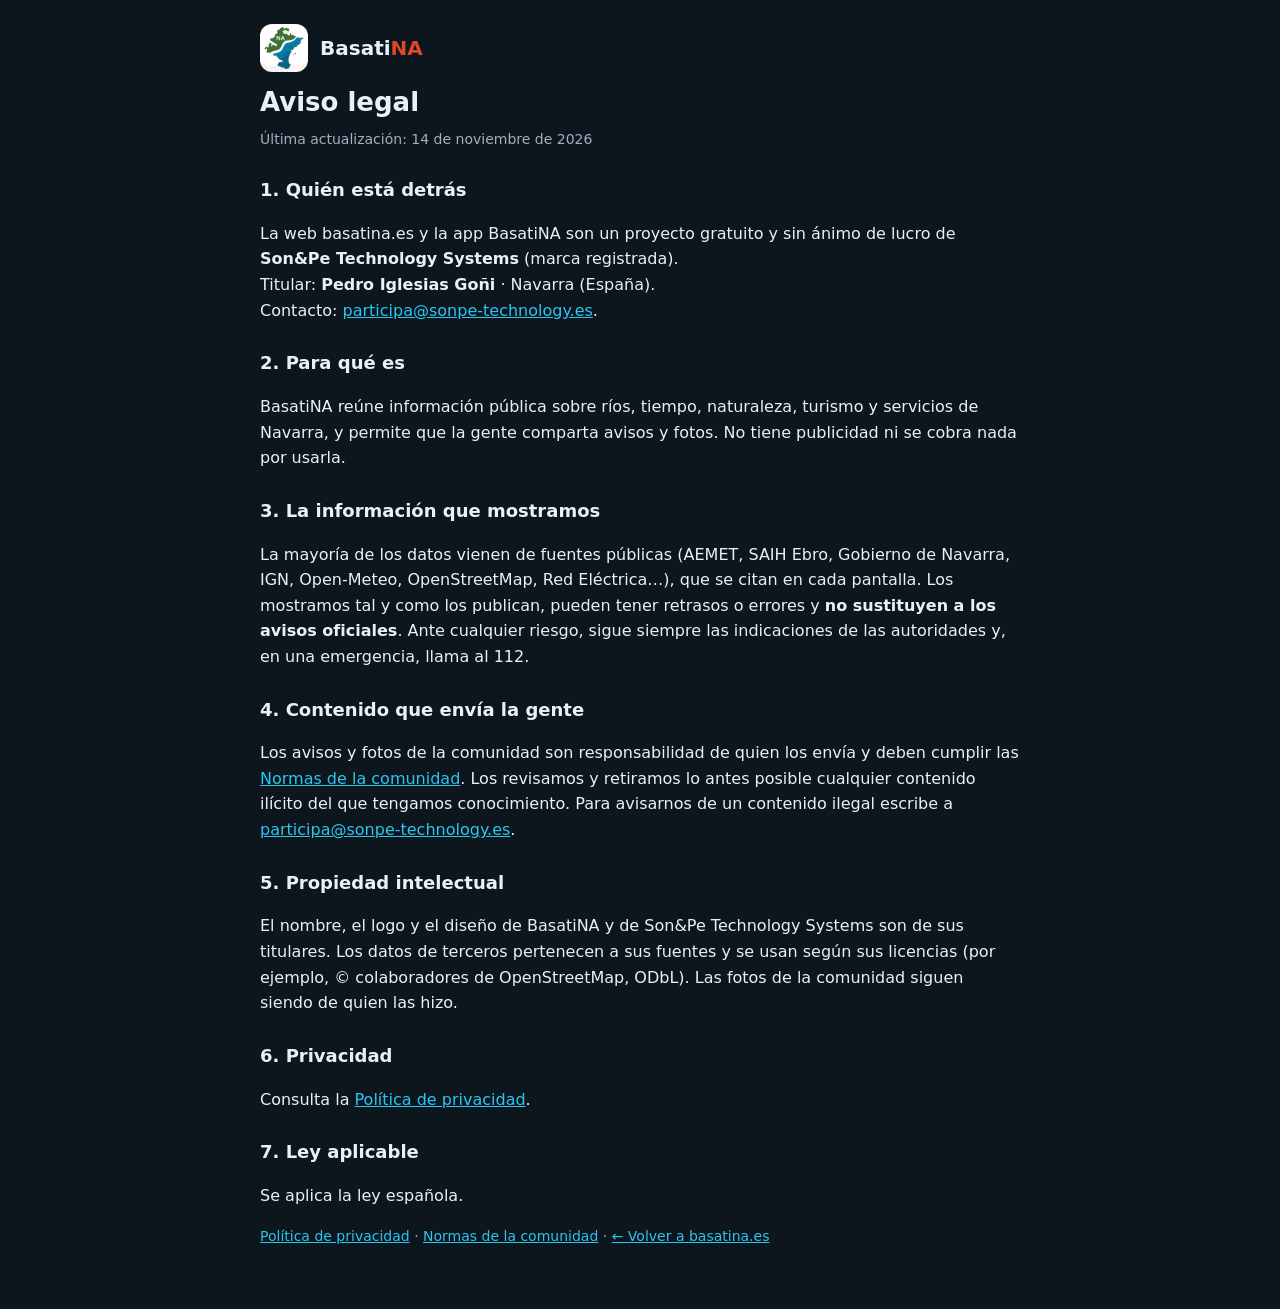
<file: docs/aviso-legal.html>
<!DOCTYPE html>
<html lang="es">
<head>
<meta charset="utf-8">
<meta name="viewport" content="width=device-width,initial-scale=1">
<title>BasatiNA · Aviso legal</title>
<link rel="icon" href="img/icono-basatina.png">
<style>
body{margin:0;font-family:system-ui,-apple-system,Segoe UI,Roboto,sans-serif;background:#0d151d;color:#e9f1f7;line-height:1.6}
.w{max-width:760px;margin:0 auto;padding:24px 18px 48px}a{color:#29c6f2}h1{font-size:26px;margin:10px 0 4px}h2{font-size:18px;margin:26px 0 6px}
.m{color:#9fb0c0;font-size:14px}.na{color:#DD4826}header{display:flex;gap:12px;align-items:center}header img{width:48px;height:48px;border-radius:12px}
</style>
</head>
<body><div class="w">
<header><img src="img/icono-basatina.png" alt=""><b style="font-size:20px">Basati<span class="na">NA</span></b></header>
<h1>Aviso legal</h1>
<div class="m">Última actualización: 14 de noviembre de 2026</div>

<h2>1. Quién está detrás</h2>
<p>La web basatina.es y la app BasatiNA son un proyecto gratuito y sin ánimo de lucro de <b>Son&amp;Pe Technology Systems</b> (marca registrada).<br>
Titular: <b>Pedro Iglesias Goñi</b> · Navarra (España).<br>
Contacto: <a href="mailto:participa@sonpe-technology.es">participa@sonpe-technology.es</a>.</p>

<h2>2. Para qué es</h2>
<p>BasatiNA reúne información pública sobre ríos, tiempo, naturaleza, turismo y servicios de Navarra, y permite que la gente comparta avisos y fotos. No tiene publicidad ni se cobra nada por usarla.</p>

<h2>3. La información que mostramos</h2>
<p>La mayoría de los datos vienen de fuentes públicas (AEMET, SAIH Ebro, Gobierno de Navarra, IGN, Open‑Meteo, OpenStreetMap, Red Eléctrica…), que se citan en cada pantalla. Los mostramos tal y como los publican, pueden tener retrasos o errores y <b>no sustituyen a los avisos oficiales</b>. Ante cualquier riesgo, sigue siempre las indicaciones de las autoridades y, en una emergencia, llama al 112.</p>

<h2>4. Contenido que envía la gente</h2>
<p>Los avisos y fotos de la comunidad son responsabilidad de quien los envía y deben cumplir las <a href="normas-comunidad.html">Normas de la comunidad</a>. Los revisamos y retiramos lo antes posible cualquier contenido ilícito del que tengamos conocimiento. Para avisarnos de un contenido ilegal escribe a <a href="mailto:participa@sonpe-technology.es">participa@sonpe-technology.es</a>.</p>

<h2>5. Propiedad intelectual</h2>
<p>El nombre, el logo y el diseño de BasatiNA y de Son&amp;Pe Technology Systems son de sus titulares. Los datos de terceros pertenecen a sus fuentes y se usan según sus licencias (por ejemplo, © colaboradores de OpenStreetMap, ODbL). Las fotos de la comunidad siguen siendo de quien las hizo.</p>

<h2>6. Privacidad</h2>
<p>Consulta la <a href="privacidad.html">Política de privacidad</a>.</p>

<h2>7. Ley aplicable</h2>
<p>Se aplica la ley española.</p>
<p class="m"><a href="privacidad.html">Política de privacidad</a> · <a href="normas-comunidad.html">Normas de la comunidad</a> · <a href="./">← Volver a basatina.es</a></p>
</div></body>
</html>
</file>
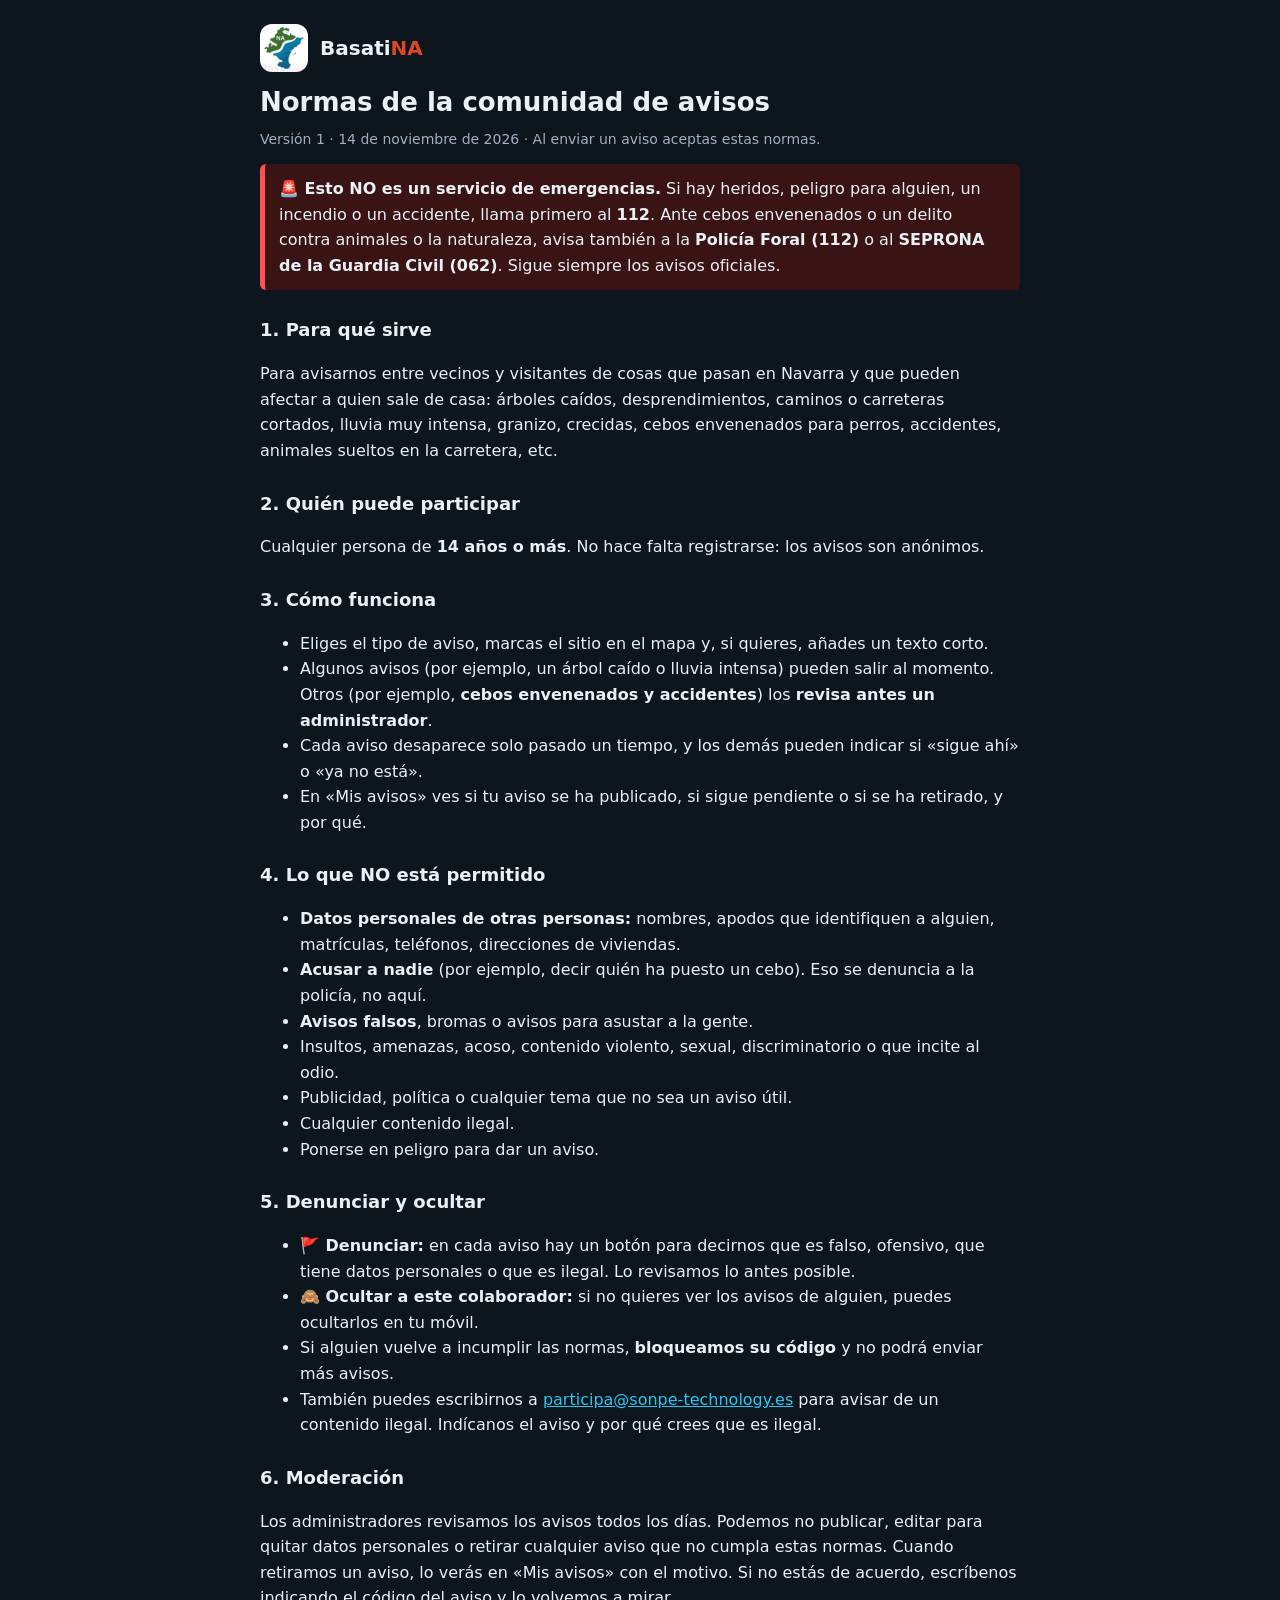
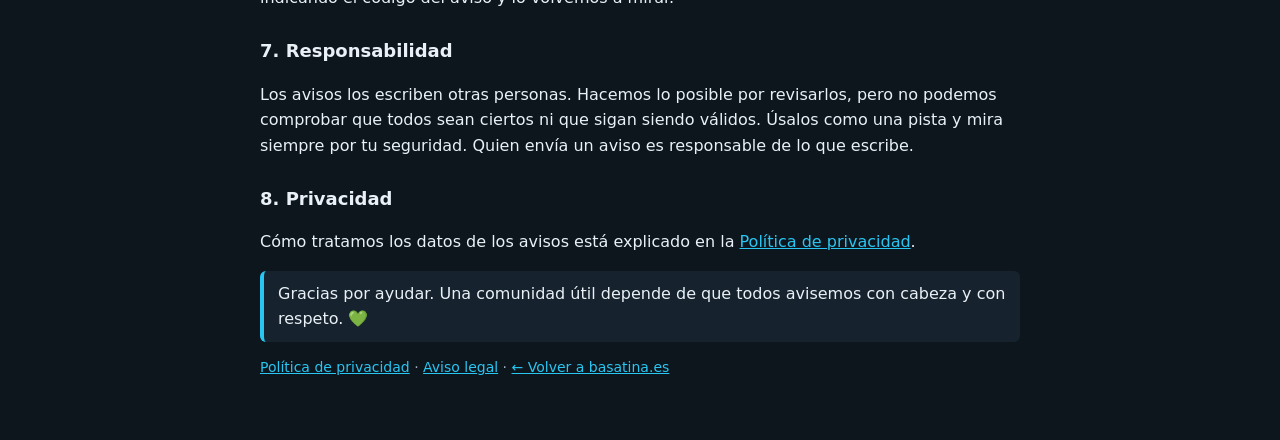
<file: docs/normas-comunidad.html>
<!DOCTYPE html>
<html lang="es">
<head>
<meta charset="utf-8">
<meta name="viewport" content="width=device-width,initial-scale=1">
<title>BasatiNA · Normas de la comunidad de avisos</title>
<link rel="icon" href="img/icono-basatina.png">
<style>
body{margin:0;font-family:system-ui,-apple-system,Segoe UI,Roboto,sans-serif;background:#0d151d;color:#e9f1f7;line-height:1.6}
.w{max-width:760px;margin:0 auto;padding:24px 18px 48px}a{color:#29c6f2}h1{font-size:26px;margin:10px 0 4px}h2{font-size:18px;margin:26px 0 6px}
.m{color:#9fb0c0;font-size:14px}.na{color:#DD4826}header{display:flex;gap:12px;align-items:center}header img{width:48px;height:48px;border-radius:12px}
.sos{background:#3a1414;border-left:5px solid #ff5252;padding:12px 14px;border-radius:6px;margin:14px 0}
.box{background:#16222d;border-left:4px solid #29c6f2;padding:10px 14px;border-radius:6px;margin:12px 0}
</style>
</head>
<body><div class="w">
<header><img src="img/icono-basatina.png" alt=""><b style="font-size:20px">Basati<span class="na">NA</span></b></header>
<h1>Normas de la comunidad de avisos</h1>
<div class="m">Versión 1 · 14 de noviembre de 2026 · Al enviar un aviso aceptas estas normas.</div>

<div class="sos"><b>🚨 Esto NO es un servicio de emergencias.</b> Si hay heridos, peligro para alguien, un incendio o un accidente, llama primero al <b>112</b>. Ante cebos envenenados o un delito contra animales o la naturaleza, avisa también a la <b>Policía Foral (112)</b> o al <b>SEPRONA de la Guardia Civil (062)</b>. Sigue siempre los avisos oficiales.</div>

<h2>1. Para qué sirve</h2>
<p>Para avisarnos entre vecinos y visitantes de cosas que pasan en Navarra y que pueden afectar a quien sale de casa: árboles caídos, desprendimientos, caminos o carreteras cortados, lluvia muy intensa, granizo, crecidas, cebos envenenados para perros, accidentes, animales sueltos en la carretera, etc.</p>

<h2>2. Quién puede participar</h2>
<p>Cualquier persona de <b>14 años o más</b>. No hace falta registrarse: los avisos son anónimos.</p>

<h2>3. Cómo funciona</h2>
<ul>
<li>Eliges el tipo de aviso, marcas el sitio en el mapa y, si quieres, añades un texto corto.</li>
<li>Algunos avisos (por ejemplo, un árbol caído o lluvia intensa) pueden salir al momento. Otros (por ejemplo, <b>cebos envenenados y accidentes</b>) los <b>revisa antes un administrador</b>.</li>
<li>Cada aviso desaparece solo pasado un tiempo, y los demás pueden indicar si «sigue ahí» o «ya no está».</li>
<li>En «Mis avisos» ves si tu aviso se ha publicado, si sigue pendiente o si se ha retirado, y por qué.</li>
</ul>

<h2>4. Lo que NO está permitido</h2>
<ul>
<li><b>Datos personales de otras personas:</b> nombres, apodos que identifiquen a alguien, matrículas, teléfonos, direcciones de viviendas.</li>
<li><b>Acusar a nadie</b> (por ejemplo, decir quién ha puesto un cebo). Eso se denuncia a la policía, no aquí.</li>
<li><b>Avisos falsos</b>, bromas o avisos para asustar a la gente.</li>
<li>Insultos, amenazas, acoso, contenido violento, sexual, discriminatorio o que incite al odio.</li>
<li>Publicidad, política o cualquier tema que no sea un aviso útil.</li>
<li>Cualquier contenido ilegal.</li>
<li>Ponerse en peligro para dar un aviso.</li>
</ul>

<h2>5. Denunciar y ocultar</h2>
<ul>
<li><b>🚩 Denunciar:</b> en cada aviso hay un botón para decirnos que es falso, ofensivo, que tiene datos personales o que es ilegal. Lo revisamos lo antes posible.</li>
<li><b>🙈 Ocultar a este colaborador:</b> si no quieres ver los avisos de alguien, puedes ocultarlos en tu móvil.</li>
<li>Si alguien vuelve a incumplir las normas, <b>bloqueamos su código</b> y no podrá enviar más avisos.</li>
<li>También puedes escribirnos a <a href="mailto:participa@sonpe-technology.es">participa@sonpe-technology.es</a> para avisar de un contenido ilegal. Indícanos el aviso y por qué crees que es ilegal.</li>
</ul>

<h2>6. Moderación</h2>
<p>Los administradores revisamos los avisos todos los días. Podemos no publicar, editar para quitar datos personales o retirar cualquier aviso que no cumpla estas normas. Cuando retiramos un aviso, lo verás en «Mis avisos» con el motivo. Si no estás de acuerdo, escríbenos indicando el código del aviso y lo volvemos a mirar.</p>

<h2>7. Responsabilidad</h2>
<p>Los avisos los escriben otras personas. Hacemos lo posible por revisarlos, pero no podemos comprobar que todos sean ciertos ni que sigan siendo válidos. Úsalos como una pista y mira siempre por tu seguridad. Quien envía un aviso es responsable de lo que escribe.</p>

<h2>8. Privacidad</h2>
<p>Cómo tratamos los datos de los avisos está explicado en la <a href="privacidad.html#comunidad">Política de privacidad</a>.</p>

<div class="box">Gracias por ayudar. Una comunidad útil depende de que todos avisemos con cabeza y con respeto. 💚</div>
<p class="m"><a href="privacidad.html">Política de privacidad</a> · <a href="aviso-legal.html">Aviso legal</a> · <a href="./">← Volver a basatina.es</a></p>
</div></body>
</html>
</file>
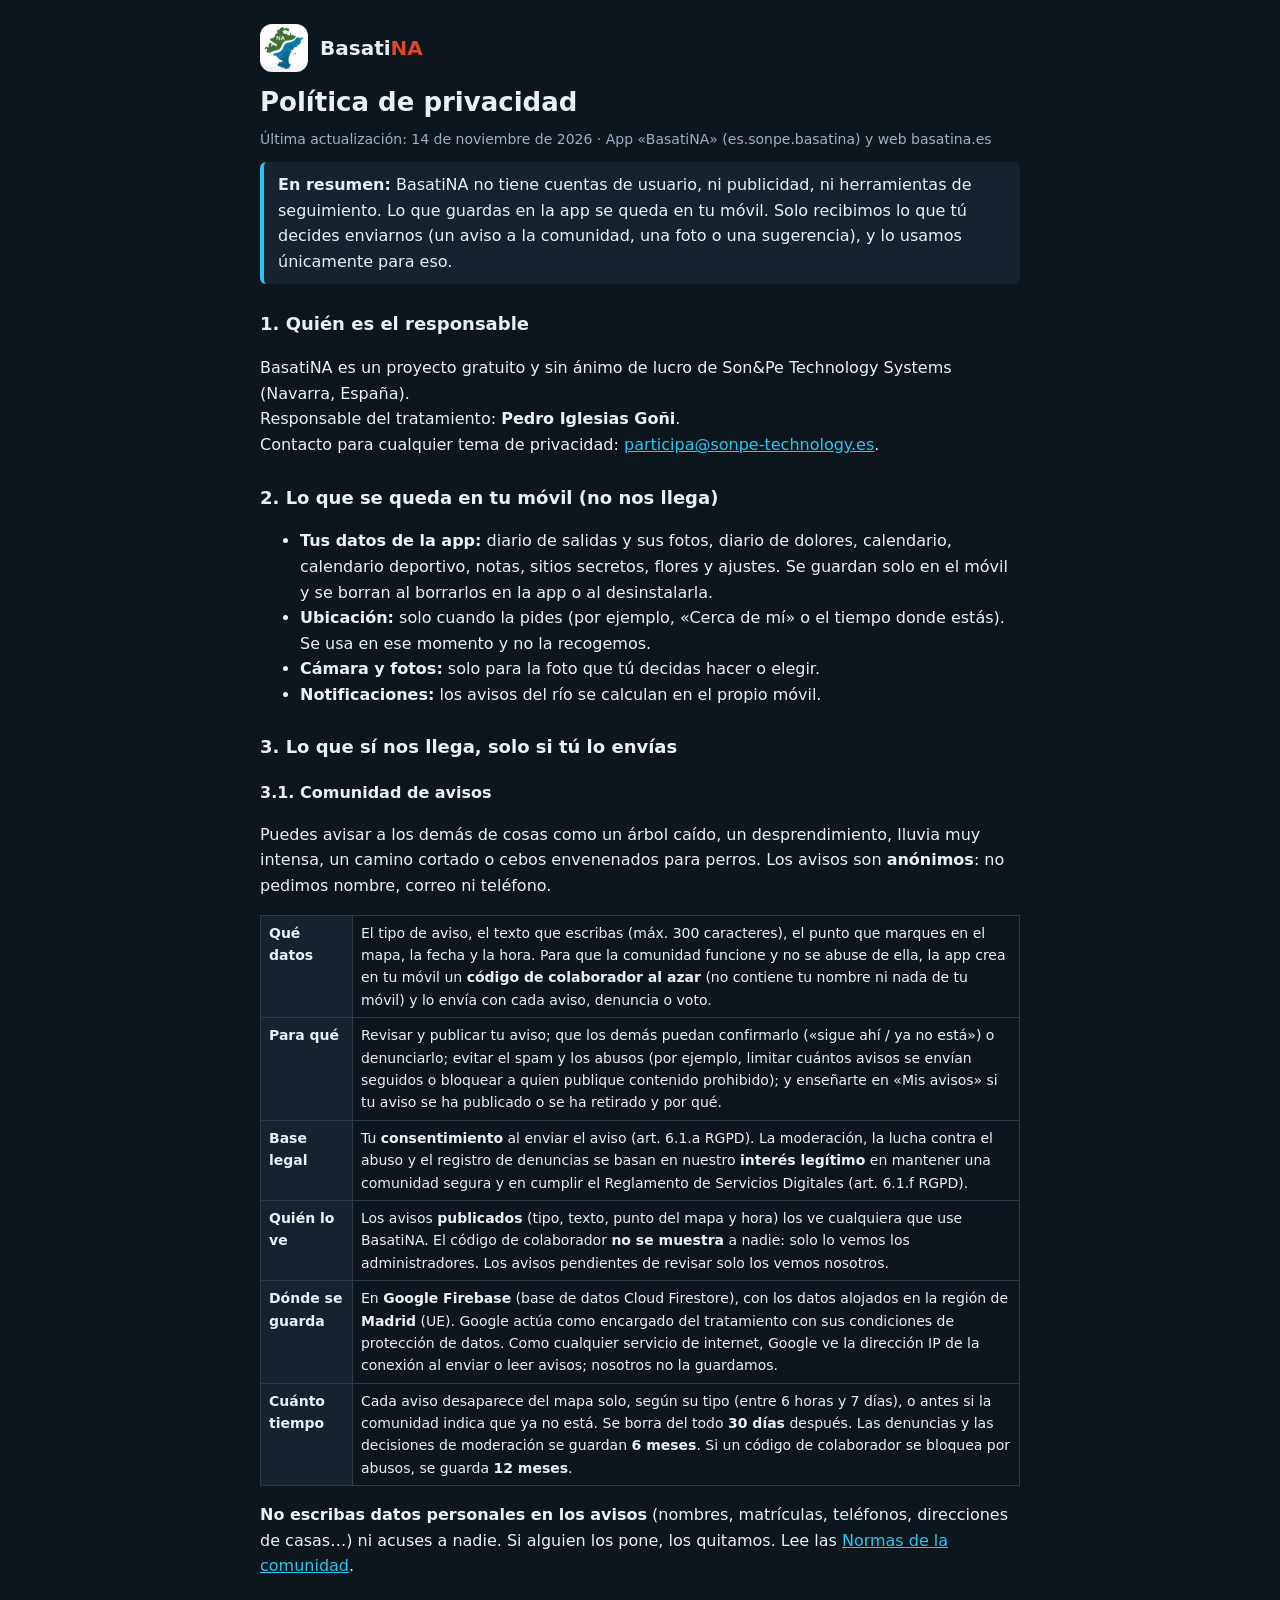
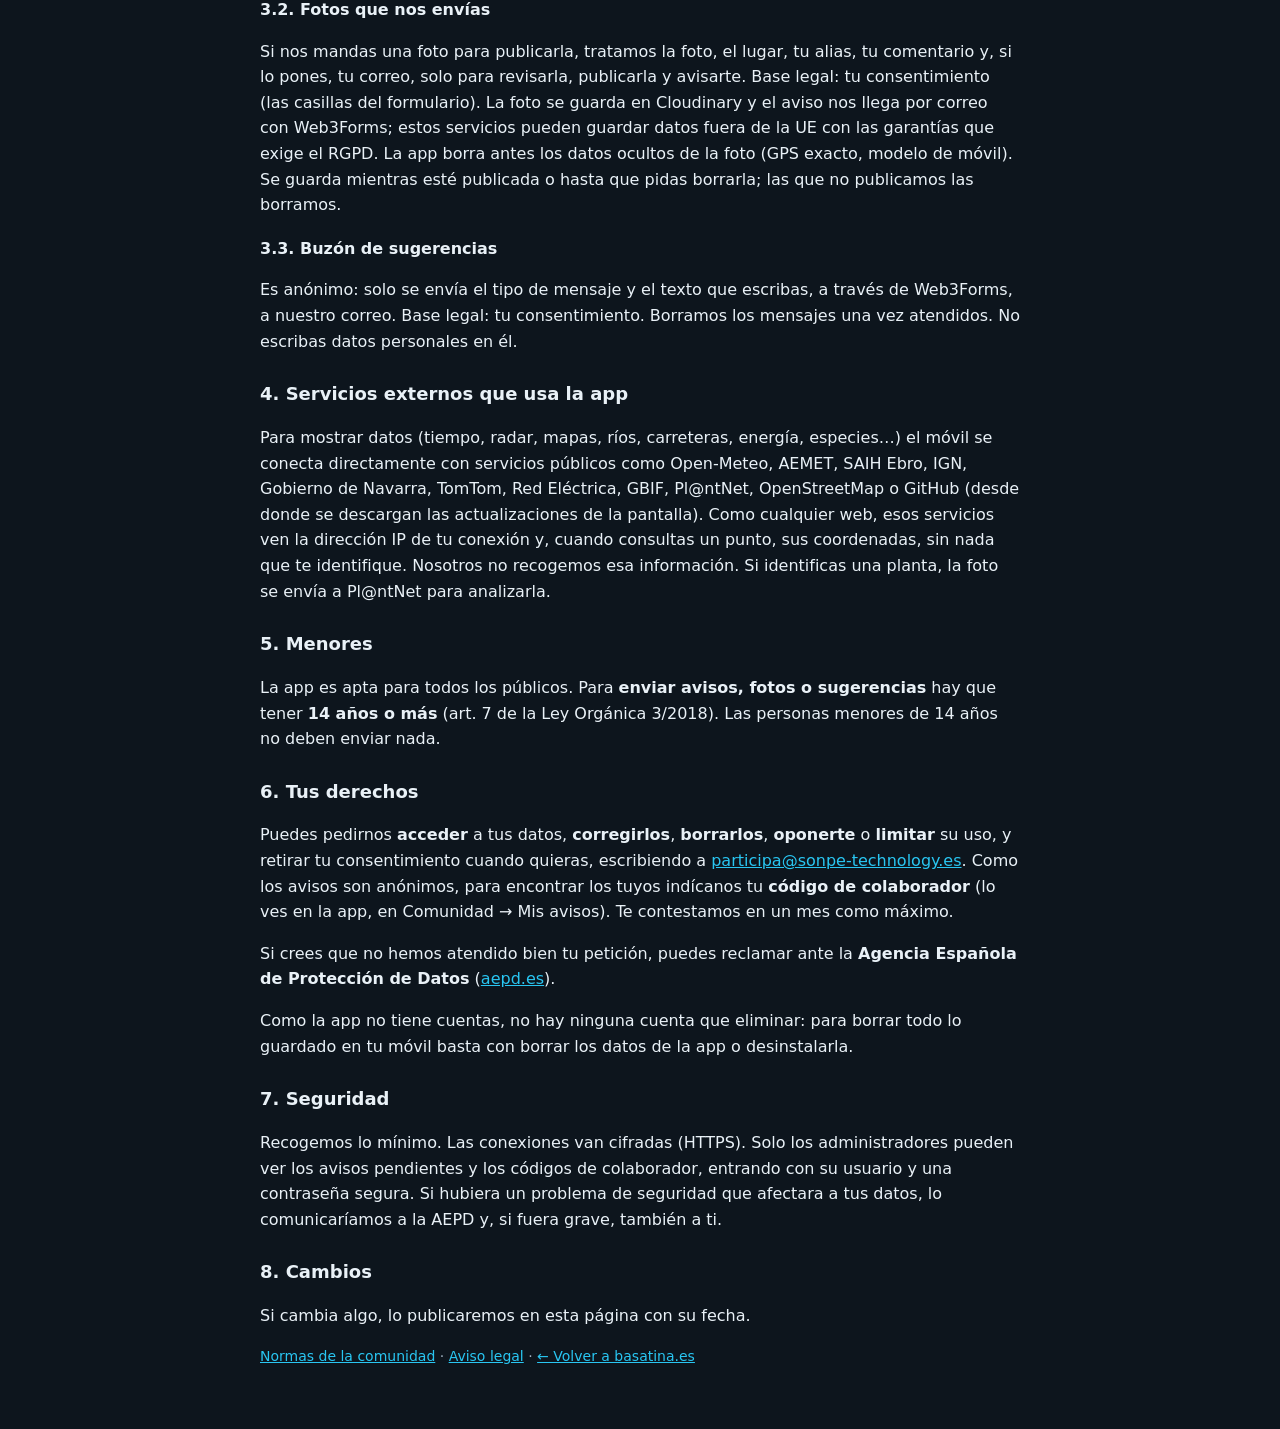
<file: docs/privacidad.html>
<!DOCTYPE html>
<html lang="es">
<head>
<meta charset="utf-8">
<meta name="viewport" content="width=device-width,initial-scale=1">
<title>BasatiNA · Política de privacidad</title>
<link rel="icon" href="img/icono-basatina.png">
<style>
body{margin:0;font-family:system-ui,-apple-system,Segoe UI,Roboto,sans-serif;background:#0d151d;color:#e9f1f7;line-height:1.6}
.w{max-width:760px;margin:0 auto;padding:24px 18px 48px}a{color:#29c6f2}h1{font-size:26px;margin:10px 0 4px}h2{font-size:18px;margin:26px 0 6px}h3{font-size:16px;margin:18px 0 4px}
.m{color:#9fb0c0;font-size:14px}.na{color:#DD4826}header{display:flex;gap:12px;align-items:center}header img{width:48px;height:48px;border-radius:12px}
table{border-collapse:collapse;width:100%;font-size:14px;margin:8px 0}td,th{border:1px solid #2a3a48;padding:6px 8px;text-align:left;vertical-align:top}th{background:#16222d}
.box{background:#16222d;border-left:4px solid #29c6f2;padding:10px 14px;border-radius:6px;margin:12px 0}
</style>
</head>
<body><div class="w">
<header><img src="img/icono-basatina.png" alt=""><b style="font-size:20px">Basati<span class="na">NA</span></b></header>
<h1>Política de privacidad</h1>
<div class="m">Última actualización: 14 de noviembre de 2026 · App «BasatiNA» (es.sonpe.basatina) y web basatina.es</div>

<div class="box"><b>En resumen:</b> BasatiNA no tiene cuentas de usuario, ni publicidad, ni herramientas de seguimiento. Lo que guardas en la app se queda en tu móvil. Solo recibimos lo que tú decides enviarnos (un aviso a la comunidad, una foto o una sugerencia), y lo usamos únicamente para eso.</div>

<h2>1. Quién es el responsable</h2>
<p>BasatiNA es un proyecto gratuito y sin ánimo de lucro de Son&amp;Pe Technology Systems (Navarra, España).<br>
Responsable del tratamiento: <b>Pedro Iglesias Goñi</b>.<br>
Contacto para cualquier tema de privacidad: <a href="mailto:participa@sonpe-technology.es">participa@sonpe-technology.es</a>.</p>

<h2>2. Lo que se queda en tu móvil (no nos llega)</h2>
<ul>
<li><b>Tus datos de la app:</b> diario de salidas y sus fotos, diario de dolores, calendario, calendario deportivo, notas, sitios secretos, flores y ajustes. Se guardan solo en el móvil y se borran al borrarlos en la app o al desinstalarla.</li>
<li><b>Ubicación:</b> solo cuando la pides (por ejemplo, «Cerca de mí» o el tiempo donde estás). Se usa en ese momento y no la recogemos.</li>
<li><b>Cámara y fotos:</b> solo para la foto que tú decidas hacer o elegir.</li>
<li><b>Notificaciones:</b> los avisos del río se calculan en el propio móvil.</li>
</ul>

<h2>3. Lo que sí nos llega, solo si tú lo envías</h2>

<h3 id="comunidad">3.1. Comunidad de avisos</h3>
<p>Puedes avisar a los demás de cosas como un árbol caído, un desprendimiento, lluvia muy intensa, un camino cortado o cebos envenenados para perros. Los avisos son <b>anónimos</b>: no pedimos nombre, correo ni teléfono.</p>
<table>
<tr><th>Qué datos</th><td>El tipo de aviso, el texto que escribas (máx. 300 caracteres), el punto que marques en el mapa, la fecha y la hora. Para que la comunidad funcione y no se abuse de ella, la app crea en tu móvil un <b>código de colaborador al azar</b> (no contiene tu nombre ni nada de tu móvil) y lo envía con cada aviso, denuncia o voto.</td></tr>
<tr><th>Para qué</th><td>Revisar y publicar tu aviso; que los demás puedan confirmarlo («sigue ahí / ya no está») o denunciarlo; evitar el spam y los abusos (por ejemplo, limitar cuántos avisos se envían seguidos o bloquear a quien publique contenido prohibido); y enseñarte en «Mis avisos» si tu aviso se ha publicado o se ha retirado y por qué.</td></tr>
<tr><th>Base legal</th><td>Tu <b>consentimiento</b> al enviar el aviso (art. 6.1.a RGPD). La moderación, la lucha contra el abuso y el registro de denuncias se basan en nuestro <b>interés legítimo</b> en mantener una comunidad segura y en cumplir el Reglamento de Servicios Digitales (art. 6.1.f RGPD).</td></tr>
<tr><th>Quién lo ve</th><td>Los avisos <b>publicados</b> (tipo, texto, punto del mapa y hora) los ve cualquiera que use BasatiNA. El código de colaborador <b>no se muestra</b> a nadie: solo lo vemos los administradores. Los avisos pendientes de revisar solo los vemos nosotros.</td></tr>
<tr><th>Dónde se guarda</th><td>En <b>Google Firebase</b> (base de datos Cloud Firestore), con los datos alojados en la región de <b>Madrid</b> (UE). Google actúa como encargado del tratamiento con sus condiciones de protección de datos. Como cualquier servicio de internet, Google ve la dirección IP de la conexión al enviar o leer avisos; nosotros no la guardamos.</td></tr>
<tr><th>Cuánto tiempo</th><td>Cada aviso desaparece del mapa solo, según su tipo (entre 6 horas y 7 días), o antes si la comunidad indica que ya no está. Se borra del todo <b>30 días</b> después. Las denuncias y las decisiones de moderación se guardan <b>6 meses</b>. Si un código de colaborador se bloquea por abusos, se guarda <b>12 meses</b>.</td></tr>
</table>
<p><b>No escribas datos personales en los avisos</b> (nombres, matrículas, teléfonos, direcciones de casas…) ni acuses a nadie. Si alguien los pone, los quitamos. Lee las <a href="normas-comunidad.html">Normas de la comunidad</a>.</p>

<h3>3.2. Fotos que nos envías</h3>
<p>Si nos mandas una foto para publicarla, tratamos la foto, el lugar, tu alias, tu comentario y, si lo pones, tu correo, solo para revisarla, publicarla y avisarte. Base legal: tu consentimiento (las casillas del formulario). La foto se guarda en Cloudinary y el aviso nos llega por correo con Web3Forms; estos servicios pueden guardar datos fuera de la UE con las garantías que exige el RGPD. La app borra antes los datos ocultos de la foto (GPS exacto, modelo de móvil). Se guarda mientras esté publicada o hasta que pidas borrarla; las que no publicamos las borramos.</p>

<h3>3.3. Buzón de sugerencias</h3>
<p>Es anónimo: solo se envía el tipo de mensaje y el texto que escribas, a través de Web3Forms, a nuestro correo. Base legal: tu consentimiento. Borramos los mensajes una vez atendidos. No escribas datos personales en él.</p>

<h2>4. Servicios externos que usa la app</h2>
<p>Para mostrar datos (tiempo, radar, mapas, ríos, carreteras, energía, especies…) el móvil se conecta directamente con servicios públicos como Open‑Meteo, AEMET, SAIH Ebro, IGN, Gobierno de Navarra, TomTom, Red Eléctrica, GBIF, Pl@ntNet, OpenStreetMap o GitHub (desde donde se descargan las actualizaciones de la pantalla). Como cualquier web, esos servicios ven la dirección IP de tu conexión y, cuando consultas un punto, sus coordenadas, sin nada que te identifique. Nosotros no recogemos esa información. Si identificas una planta, la foto se envía a Pl@ntNet para analizarla.</p>

<h2>5. Menores</h2>
<p>La app es apta para todos los públicos. Para <b>enviar avisos, fotos o sugerencias</b> hay que tener <b>14 años o más</b> (art. 7 de la Ley Orgánica 3/2018). Las personas menores de 14 años no deben enviar nada.</p>

<h2>6. Tus derechos</h2>
<p>Puedes pedirnos <b>acceder</b> a tus datos, <b>corregirlos</b>, <b>borrarlos</b>, <b>oponerte</b> o <b>limitar</b> su uso, y retirar tu consentimiento cuando quieras, escribiendo a <a href="mailto:participa@sonpe-technology.es">participa@sonpe-technology.es</a>. Como los avisos son anónimos, para encontrar los tuyos indícanos tu <b>código de colaborador</b> (lo ves en la app, en Comunidad → Mis avisos). Te contestamos en un mes como máximo.</p>
<p>Si crees que no hemos atendido bien tu petición, puedes reclamar ante la <b>Agencia Española de Protección de Datos</b> (<a href="https://www.aepd.es">aepd.es</a>).</p>
<p>Como la app no tiene cuentas, no hay ninguna cuenta que eliminar: para borrar todo lo guardado en tu móvil basta con borrar los datos de la app o desinstalarla.</p>

<h2>7. Seguridad</h2>
<p>Recogemos lo mínimo. Las conexiones van cifradas (HTTPS). Solo los administradores pueden ver los avisos pendientes y los códigos de colaborador, entrando con su usuario y una contraseña segura. Si hubiera un problema de seguridad que afectara a tus datos, lo comunicaríamos a la AEPD y, si fuera grave, también a ti.</p>

<h2>8. Cambios</h2>
<p>Si cambia algo, lo publicaremos en esta página con su fecha.</p>
<p class="m"><a href="normas-comunidad.html">Normas de la comunidad</a> · <a href="aviso-legal.html">Aviso legal</a> · <a href="./">← Volver a basatina.es</a></p>
</div></body>
</html>
</file>
